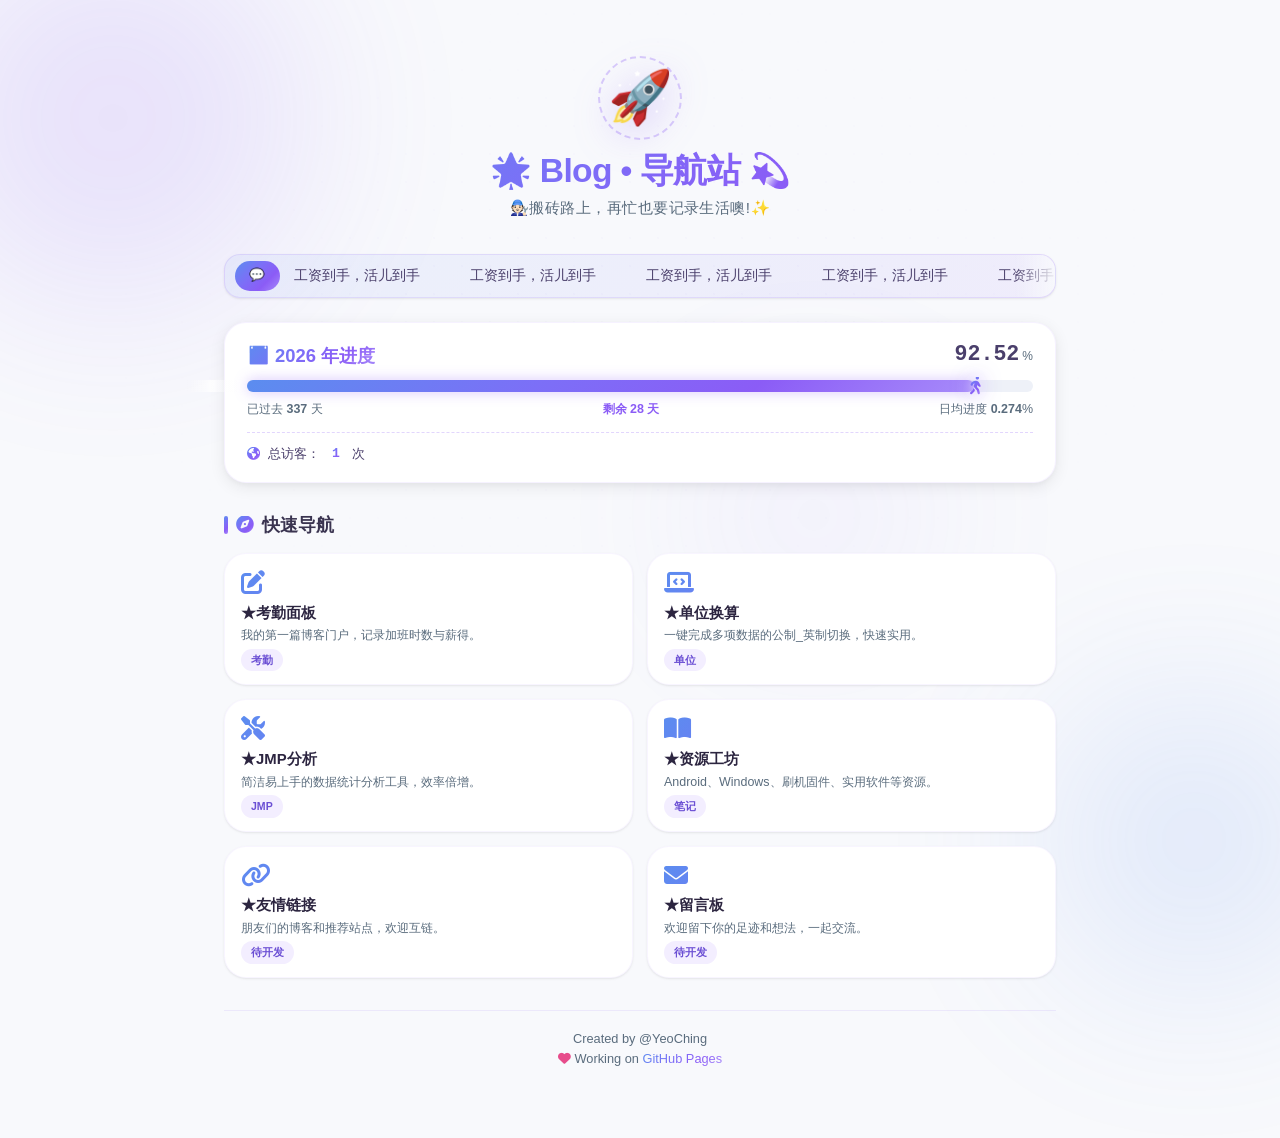
<file: index.html>
<!DOCTYPE html>
<html lang="zh-CN">
<head>
    <meta charset="UTF-8">
    <meta name="viewport" content="width=device-width, initial-scale=1.0, user-scalable=yes">
    <title>博客 · 导航站</title>
    <link rel="stylesheet" href="https://cdnjs.cloudflare.com/ajax/libs/font-awesome/6.5.1/css/all.min.css">

    <style>
        :root {
            --bg: #f8f9fc;
            --card-bg: #ffffff;
            --text: #2c3e50;
            --text-secondary: #5a6c7d;
            --blue: #5b8def;
            --purple: #8b5cf6;
            --blue-light: #e8f0fe;
            --purple-light: #f3eeff;
            --gradient: linear-gradient(135deg, #5b8def 0%, #7c6ff7 40%, #8b5cf6 70%, #a78bfa 100%);
            --gradient-h: linear-gradient(135deg, #4a7de0 0%, #6b5ef0 40%, #7b4de8 70%, #9370e8 100%);
            --gradient-subtle: linear-gradient(135deg, rgba(91, 141, 239, 0.08) 0%, rgba(139, 92, 246, 0.08) 100%);
            --shadow-sm: 0 1px 3px rgba(0, 0, 0, 0.06), 0 1px 2px rgba(0, 0, 0, 0.04);
            --shadow-md: 0 4px 16px rgba(0, 0, 0, 0.08), 0 2px 6px rgba(0, 0, 0, 0.04);
            --shadow-lg: 0 12px 32px rgba(0, 0, 0, 0.10), 0 4px 12px rgba(0, 0, 0, 0.05);
            --shadow-glow: 0 0 30px rgba(139, 92, 246, 0.25), 0 0 60px rgba(91, 141, 239, 0.12);
            --radius-sm: 10px;
            --radius: 16px;
            --radius-lg: 22px;
            --transition: 0.3s cubic-bezier(0.4, 0, 0.2, 1);
            --font-mono: 'SF Mono', 'Cascadia Code', 'Consolas', 'Monaco', 'Menlo', monospace;
        }

        * {
            margin: 0;
            padding: 0;
            box-sizing: border-box;
        }

        body {
            font-family: 'Inter', 'PingFang SC', 'Microsoft YaHei', 'Noto Sans SC', -apple-system, sans-serif;
            background: var(--bg);
            color: var(--text);
            line-height: 1.6;
            min-height: 100vh;
            overflow-x: hidden;
            position: relative;
            -webkit-font-smoothing: antialiased;
        }

        .bg-grid {
            position: fixed;
            top: 0;
            left: 0;
            width: 100%;
            height: 100%;
            pointer-events: none;
            z-index: 0;
            opacity: 0.35;
            background-image: radial-gradient(circle, rgba(139, 92, 246, 0.06) 1px, transparent 1px);
            background-size: 28px 28px;
            mask-image: radial-gradient(ellipse 65% 55% at 50% 35%, black 30%, transparent 70%);
            -webkit-mask-image: radial-gradient(ellipse 65% 55% at 50% 35%, black 30%, transparent 70%);
        }
        .bg-orb {
            position: fixed;
            border-radius: 50%;
            pointer-events: none;
            z-index: 0;
            filter: blur(90px);
            opacity: 0.14;
            animation: orbFloat 14s ease-in-out infinite;
        }
        .bg-orb.orb-1 {
            width: 380px;
            height: 380px;
            background: #8b5cf6;
            top: -8%;
            left: -6%;
            animation-delay: 0s;
            animation-duration: 16s;
        }
        .bg-orb.orb-2 {
            width: 300px;
            height: 300px;
            background: #5b8def;
            bottom: -10%;
            right: -5%;
            animation-delay: -5s;
            animation-duration: 18s;
        }
        .bg-orb.orb-3 {
            width: 220px;
            height: 220px;
            background: #a78bfa;
            top: 45%;
            left: 55%;
            animation-delay: -9s;
            animation-duration: 13s;
            opacity: 0.09;
        }
        @keyframes orbFloat {
            0%,
            100% {
                transform: translate(0, 0) scale(1);
            }
            25% {
                transform: translate(40px, -30px) scale(1.12);
            }
            50% {
                transform: translate(-20px, 25px) scale(0.92);
            }
            75% {
                transform: translate(-35px, -15px) scale(1.08);
            }
        }
        .floating-dots {
            position: fixed;
            top: 0;
            left: 0;
            width: 100%;
            height: 100%;
            pointer-events: none;
            z-index: 0;
        }
        .floating-dots .dot {
            position: absolute;
            border-radius: 50%;
            background: var(--purple);
            animation: dotDrift 20s linear infinite;
            opacity: 0;
        }
        .dot:nth-child(1) {
            width: 5px;
            height: 5px;
            left: 10%;
            top: 20%;
            animation-delay: 0s;
            animation-duration: 22s;
            background: #8b5cf6;
        }
        .dot:nth-child(2) {
            width: 3px;
            height: 3px;
            left: 25%;
            top: 60%;
            animation-delay: -5s;
            animation-duration: 19s;
            background: #5b8def;
        }
        .dot:nth-child(3) {
            width: 4px;
            height: 4px;
            left: 55%;
            top: 15%;
            animation-delay: -10s;
            animation-duration: 24s;
            background: #7c6ff7;
        }
        .dot:nth-child(4) {
            width: 6px;
            height: 6px;
            left: 70%;
            top: 70%;
            animation-delay: -3s;
            animation-duration: 21s;
            background: #a78bfa;
        }
        .dot:nth-child(5) {
            width: 3px;
            height: 3px;
            left: 40%;
            top: 35%;
            animation-delay: -14s;
            animation-duration: 26s;
            background: #5b8def;
        }
        .dot:nth-child(6) {
            width: 4px;
            height: 4px;
            left: 85%;
            top: 40%;
            animation-delay: -8s;
            animation-duration: 18s;
            background: #8b5cf6;
        }
        @keyframes dotDrift {
            0% {
                transform: translate(0, 0) scale(0);
                opacity: 0;
            }
            5% {
                opacity: 0.8;
                transform: translate(15px, -30px) scale(1);
            }
            15% {
                opacity: 1;
                transform: translate(50px, -80px) scale(1.4);
            }
            30% {
                opacity: 0.5;
                transform: translate(120px, -50px) scale(0.7);
            }
            50% {
                opacity: 0.15;
                transform: translate(80px, 30px) scale(0.3);
            }
            70% {
                opacity: 0;
                transform: translate(-30px, 60px) scale(0);
            }
            100% {
                transform: translate(0, 0) scale(0);
                opacity: 0;
            }
        }

        .main-container {
            position: relative;
            z-index: 1;
            max-width: 880px;
            margin: 0 auto;
            padding: 20px 24px 50px;
        }

        .header {
            text-align: center;
            padding: 36px 20px 20px;
            position: relative;
        }
        .logo-wrap {
            display: inline-block;
            position: relative;
            margin-bottom: 12px;
            cursor: pointer;
        }
        .logo-emoji {
            font-size: 52px;
            display: block;
            animation: logoBounce 3s ease-in-out infinite;
            filter: drop-shadow(0 8px 20px rgba(139, 92, 246, 0.3));
            user-select: none;
            transition: transform 0.1s ease;
        }
        .logo-emoji:active {
            transform: scale(0.96);
        }
        @keyframes logoBounce {
            0%,
            100% {
                transform: translateY(0);
            }
            30% {
                transform: translateY(-14px);
            }
            50% {
                transform: translateY(0);
            }
            70% {
                transform: translateY(-7px);
            }
            85% {
                transform: translateY(0);
            }
        }
        .logo-ring {
            position: absolute;
            top: 50%;
            left: 50%;
            transform: translate(-50%, -50%);
            width: 84px;
            height: 84px;
            border-radius: 50%;
            border: 2px dashed rgba(139, 92, 246, 0.3);
            animation: ringSpin 20s linear infinite;
            pointer-events: none;
        }
        @keyframes ringSpin {
            to {
                transform: translate(-50%, -50%) rotate(360deg);
            }
        }
        .site-title {
            font-size: 2.1rem;
            font-weight: 800;
            letter-spacing: -0.02em;
            background: var(--gradient);
            -webkit-background-clip: text;
            background-clip: text;
            -webkit-text-fill-color: transparent;
            margin-bottom: 4px;
            line-height: 1.2;
        }
        .site-subtitle {
            font-size: 0.95rem;
            color: var(--text-secondary);
            font-weight: 400;
            letter-spacing: 0.03em;
        }

        .marquee-banner {
            margin: 14px 0 24px;
            background: var(--gradient-subtle);
            border: 1px solid rgba(139, 92, 246, 0.15);
            border-radius: var(--radius);
            overflow: hidden;
            position: relative;
            height: 44px;
            display: flex;
            align-items: center;
            box-shadow: var(--shadow-sm);
        }
        .marquee-label {
            flex-shrink: 0;
            background: var(--gradient);
            color: #fff;
            font-weight: 700;
            font-size: 0.78rem;
            padding: 5px 14px;
            border-radius: 20px;
            margin-left: 10px;
            letter-spacing: 0.04em;
            z-index: 2;
            white-space: nowrap;
        }
        .marquee-track {
            flex: 1;
            overflow: hidden;
            position: relative;
            height: 100%;
            display: flex;
            align-items: center;
            margin-left: 14px;
        }
        .marquee-content {
            display: flex;
            white-space: nowrap;
            animation: marqueeScroll linear infinite;
            will-change: transform;
            font-weight: 500;
            color: #4a3f6b;
            font-size: 0.9rem;
            padding-right: 40px;
        }
        .marquee-content span {
            display: inline-block;
            padding-right: 50px;
        }
        @keyframes marqueeScroll {
            0% {
                transform: translateX(0);
            }
            100% {
                transform: translateX(-50%);
            }
        }
        .marquee-track::after {
            content: '';
            position: absolute;
            right: 0;
            top: 0;
            height: 100%;
            width: 40px;
            background: linear-gradient(to right, transparent, rgba(248, 249, 252, 0.9));
            pointer-events: none;
            z-index: 1;
        }

        /* 进度卡片 - 紧凑版 (百分比已放置右上角) */
        .progress-section {
            background: var(--card-bg);
            border-radius: var(--radius-lg);
            padding: 18px 22px;
            margin-bottom: 28px;
            box-shadow: var(--shadow-md);
            border: 1px solid rgba(139, 92, 246, 0.08);
            transition: var(--transition);
        }
        .progress-section:hover {
            box-shadow: var(--shadow-lg), var(--shadow-glow);
            border-color: rgba(139, 92, 246, 0.2);
        }
        .progress-header {
            display: flex;
            justify-content: space-between;
            align-items: center;
            margin-bottom: 10px;
            flex-wrap: wrap;
            gap: 8px;
        }
        .progress-year {
            font-weight: 800;
            font-size: 1.15rem;
            background: var(--gradient);
            -webkit-background-clip: text;
            background-clip: text;
            -webkit-text-fill-color: transparent;
        }
        .progress-stats {
            display: flex;
            align-items: baseline;
            gap: 3px;
            flex-shrink: 0;
        }
        .progress-percent {
            font-family: var(--font-mono);
            font-size: 1.35rem;
            font-weight: 700;
            color: #4a3f6b;
            line-height: 1;
        }
        .progress-percent-sub {
            font-size: 0.75rem;
            color: var(--text-secondary);
            font-weight: 500;
        }
        .progress-bar-outer {
            width: 100%;
            height: 12px;
            background: #eef1f8;
            border-radius: 20px;
            overflow: visible;
            position: relative;
        }
        .progress-bar-inner {
            height: 100%;
            background: var(--gradient);
            border-radius: 20px;
            width: 0%;
            transition: width 1.2s cubic-bezier(0.25, 0.8, 0.25, 1.2);
            box-shadow: 0 0 14px rgba(139, 92, 246, 0.35);
            position: relative;
            overflow: visible;
        }
        .progress-bar-inner::after {
            content: '';
            position: absolute;
            top: 0;
            left: -60px;
            width: 50px;
            height: 100%;
            background: linear-gradient(90deg, transparent 0%, rgba(255, 255, 255, 0.55) 40%, rgba(255, 255, 255, 0.8) 50%, rgba(255, 255, 255, 0.55) 60%, transparent 100%);
            animation: shimmer 2.4s ease-in-out infinite;
        }
        @keyframes shimmer {
            0% {
                left: -60px;
            }
            100% {
                left: calc(100% + 20px);
            }
        }
        /* 进度条末端人形图标 (增强可见性) */
        .progress-person {
            position: absolute;
            right: -1px;
            top: 50%;
            transform: translate(50%, -50%);
            font-size: 18px;
            z-index: 3;
            pointer-events: none;
            background: var(--gradient);
            -webkit-background-clip: text;
            background-clip: text;
            -webkit-text-fill-color: transparent;
            filter: drop-shadow(0 0 10px rgba(139, 92, 246, 0.9)) drop-shadow(0 0 4px rgba(255, 255, 255, 0.85));
            line-height: 1;
            transition: inherit;
        }
        .progress-info {
            margin-top: 8px;
            display: flex;
            justify-content: space-between;
            font-size: 0.78rem;
            color: var(--text-secondary);
            flex-wrap: wrap;
            gap: 6px;
        }
        .days-remaining {
            color: #8b5cf6;
            font-weight: 600;
        }

        .global-visits {
            margin-top: 12px;
            padding-top: 10px;
            border-top: 1px dashed rgba(139, 92, 246, 0.25);
            display: flex;
            align-items: center;
            gap: 8px;
            font-size: 0.82rem;
            color: #4a3f6b;
            font-weight: 500;
        }
        .global-visits i {
            background: var(--gradient);
            -webkit-background-clip: text;
            background-clip: text;
            -webkit-text-fill-color: transparent;
        }

        .visits-number {
            font-family: var(--font-mono);
            font-weight: 700;
            background: var(--gradient);
            -webkit-background-clip: text;
            background-clip: text;
            -webkit-text-fill-color: transparent;
            margin: 0 4px;
        }

        .section-title {
            font-weight: 700;
            font-size: 1.1rem;
            margin-bottom: 14px;
            color: #3a3450;
            display: flex;
            align-items: center;
            gap: 8px;
        }
        .section-title::before {
            content: '';
            width: 4px;
            height: 18px;
            background: var(--gradient);
            border-radius: 4px;
        }
        .section-title i {
            background: var(--gradient);
            -webkit-background-clip: text;
            background-clip: text;
            -webkit-text-fill-color: transparent;
        }

        /* 快速导航卡片网格 */
        .cards-grid {
            display: grid;
            grid-template-columns: repeat(2, 1fr);
            gap: 14px;
            margin-bottom: 32px;
        }
        /* 卡片：增大圆角，去除固定宽高比，描述自适应 */
        .link-card {
            display: flex;
            flex-direction: column;
            background: var(--card-bg);
            border-radius: var(--radius-lg);
            padding: 15px 16px 13px;
            text-decoration: none;
            color: var(--text);
            box-shadow: var(--shadow-sm);
            border: 1px solid rgba(139, 92, 246, 0.06);
            transition: var(--transition);
            position: relative;
            overflow: hidden;
            cursor: pointer;
            min-height: 132px;
            user-select: none;
            -webkit-user-select: none;
        }
        .link-card::before {
            content: '';
            position: absolute;
            top: 0;
            left: 0;
            right: 0;
            height: 3px;
            background: var(--gradient);
            opacity: 0;
            transition: opacity 0.35s ease;
            border-radius: 0 0 3px 3px;
        }
        .link-card:hover::before {
            opacity: 1;
        }
        .link-card:hover {
            transform: translateY(-4px);
            box-shadow: var(--shadow-lg), 0 0 25px rgba(139, 92, 246, 0.12);
            border-color: rgba(139, 92, 246, 0.25);
            text-decoration: none;
        }
        .link-card:active {
            transform: scale(0.98);
        }
        .card-icon {
            font-size: 1.5rem;
            margin-bottom: 6px;
            display: inline-block;
            transition: transform 0.3s ease;
            background: var(--gradient);
            -webkit-background-clip: text;
            background-clip: text;
            -webkit-text-fill-color: transparent;
            flex-shrink: 0;
            line-height: 1.2;
        }
        .link-card:hover .card-icon {
            transform: scale(1.08);
        }
        .card-title {
            font-weight: 700;
            font-size: 0.93rem;
            margin-bottom: 3px;
            color: #2c2540;
            padding-right: 26px;
            flex-shrink: 0;
            line-height: 1.3;
        }
        .card-desc {
            font-size: 0.78rem;
            color: var(--text-secondary);
            line-height: 1.45;
            margin-bottom: 4px;
            padding-right: 4px;
            display: -webkit-box;
            -webkit-line-clamp: 3;
            -webkit-box-orient: vertical;
            overflow: hidden;
            text-overflow: ellipsis;
            word-break: break-word;
        }
        .card-tag {
            display: inline-block;
            font-size: 0.66rem;
            font-weight: 600;
            padding: 3px 10px;
            border-radius: 20px;
            margin-top: auto;
            background: var(--purple-light);
            color: #6b4fd4;
            flex-shrink: 0;
            align-self: flex-start;
        }
        .card-arrow {
            position: absolute;
            top: 10px;
            right: 10px;
            font-size: 1rem;
            opacity: 0;
            transform: translateX(-6px);
            transition: var(--transition);
            background: var(--gradient);
            -webkit-background-clip: text;
            background-clip: text;
            -webkit-text-fill-color: transparent;
            pointer-events: none;
            font-weight: 700;
        }
        .link-card:hover .card-arrow {
            opacity: 1;
            transform: translateX(0);
        }

        /* 拖拽相关样式 (调试模式) */
        .link-card.dragging {
            opacity: 0.45;
            transform: scale(0.96);
            box-shadow: var(--shadow-sm);
            border-style: dashed;
            border-color: rgba(139, 92, 246, 0.4);
            cursor: grabbing;
            transition: none;
        }
        .link-card.drag-over {
            border-color: rgba(139, 92, 246, 0.5) !important;
            box-shadow: 0 0 0 3px rgba(139, 92, 246, 0.2), var(--shadow-md) !important;
            background: #fdfbff;
            transform: scale(1.02);
            transition: 0.15s ease;
            z-index: 5;
        }
        .link-card.draggable-card {
            cursor: grab;
        }
        .link-card.draggable-card:active {
            cursor: grabbing;
        }

        /* 编辑按钮 */
        .card-edit-btn {
            position: absolute;
            bottom: 10px;
            right: 10px;
            background: rgba(255, 255, 255, 0.95);
            border-radius: 30px;
            width: 30px;
            height: 30px;
            display: flex;
            align-items: center;
            justify-content: center;
            box-shadow: 0 2px 8px rgba(0, 0, 0, 0.13);
            color: #8b5cf6;
            font-size: 0.9rem;
            cursor: pointer;
            transition: 0.2s ease;
            z-index: 10;
            border: 1px solid rgba(139, 92, 246, 0.3);
            backdrop-filter: blur(2px);
        }
        .card-edit-btn:hover {
            background: #8b5cf6;
            color: white;
            transform: scale(1.1);
            box-shadow: 0 4px 14px rgba(139, 92, 246, 0.45);
        }
        .debug-badge {
            position: fixed;
            bottom: 20px;
            left: 20px;
            background: rgba(139, 92, 246, 0.88);
            backdrop-filter: blur(8px);
            color: white;
            padding: 7px 16px;
            border-radius: 40px;
            font-size: 0.73rem;
            font-weight: 600;
            z-index: 99;
            pointer-events: none;
            font-family: var(--font-mono);
            box-shadow: 0 4px 16px rgba(0, 0, 0, 0.22);
            letter-spacing: 0.02em;
        }
        .add-link-hint {
            background: var(--gradient-subtle);
            border: 2px dashed rgba(139, 92, 246, 0.25);
            border-radius: var(--radius);
            padding: 20px 18px;
            text-align: center;
            color: var(--text-secondary);
            display: flex;
            flex-direction: column;
            align-items: center;
            gap: 8px;
            grid-column: 1 / -1;
        }
        .footer {
            text-align: center;
            padding: 18px;
            color: var(--text-secondary);
            font-size: 0.8rem;
            border-top: 1px solid rgba(139, 92, 246, 0.1);
            margin-top: 8px;
        }
        .footer .heart {
            color: #e74c8b;
            display: inline-block;
            animation: heartBeat 1.5s ease-in-out infinite;
        }
        @keyframes heartBeat {
            0%,
            100% {
                transform: scale(1);
            }
            15% {
                transform: scale(1.25);
            }
            30% {
                transform: scale(1);
            }
            45% {
                transform: scale(1.18);
            }
            60% {
                transform: scale(1);
            }
        }
        .footer a {
            background: var(--gradient);
            -webkit-background-clip: text;
            background-clip: text;
            -webkit-text-fill-color: transparent;
            text-decoration: none;
            font-weight: 500;
        }
        .footer a:hover {
            opacity: 0.8;
            text-decoration: underline;
            text-decoration-color: #8b5cf6;
        }

        /* 模态框 */
        .edit-modal-overlay {
            position: fixed;
            top: 0;
            left: 0;
            width: 100%;
            height: 100%;
            background: rgba(0, 0, 0, 0.6);
            backdrop-filter: blur(5px);
            z-index: 1000;
            display: flex;
            align-items: center;
            justify-content: center;
            visibility: hidden;
            opacity: 0;
            transition: 0.22s;
        }
        .edit-modal-overlay.active {
            visibility: visible;
            opacity: 1;
        }
        .edit-modal {
            background: white;
            width: 90%;
            max-width: 420px;
            border-radius: 28px;
            padding: 26px 22px;
            box-shadow: 0 30px 50px rgba(0, 0, 0, 0.3);
            text-align: left;
        }
        .edit-modal h3 {
            font-size: 1.5rem;
            margin-bottom: 14px;
            background: var(--gradient);
            -webkit-background-clip: text;
            background-clip: text;
            -webkit-text-fill-color: transparent;
        }
        .edit-modal input,
        .edit-modal textarea {
            width: 100%;
            padding: 11px 13px;
            margin: 7px 0 14px;
            border: 1.5px solid #e2e8f0;
            border-radius: 18px;
            font-family: inherit;
            font-size: 0.88rem;
            transition: 0.2s;
            resize: vertical;
        }
        .edit-modal input:focus,
        .edit-modal textarea:focus {
            outline: none;
            border-color: #8b5cf6;
            box-shadow: 0 0 0 3px rgba(139, 92, 246, 0.2);
        }
        .edit-modal-buttons {
            display: flex;
            gap: 12px;
            justify-content: flex-end;
            margin-top: 10px;
        }
        .edit-modal-buttons button {
            padding: 8px 20px;
            border-radius: 40px;
            border: none;
            font-weight: 600;
            background: #eef2ff;
            cursor: pointer;
            transition: 0.2s;
            font-size: 0.88rem;
        }
        .edit-modal-buttons button.save-btn {
            background: var(--gradient);
            color: white;
            box-shadow: 0 2px 8px rgba(139, 92, 246, 0.3);
        }
        .edit-modal-buttons button.save-btn:hover {
            transform: scale(0.96);
            opacity: 0.9;
        }

        @media (max-width: 640px) {
            .main-container {
                padding: 10px 12px 32px;
            }
            .cards-grid {
                gap: 10px;
            }
            .link-card {
                min-height: 120px;
                padding: 12px 13px 10px;
                border-radius: var(--radius);
            }
            .card-title {
                font-size: 0.85rem;
                padding-right: 22px;
            }
            .card-desc {
                font-size: 0.73rem;
                -webkit-line-clamp: 2;
            }
            .card-edit-btn {
                width: 26px;
                height: 26px;
                bottom: 8px;
                right: 8px;
                font-size: 0.8rem;
            }
            .card-arrow {
                top: 8px;
                right: 8px;
                font-size: 0.9rem;
            }
            .card-icon {
                font-size: 1.35rem;
            }
            .progress-section {
                padding: 14px 16px;
                border-radius: var(--radius);
            }
            .progress-percent {
                font-size: 1.2rem;
            }
            .progress-year {
                font-size: 1rem;
            }
            .progress-person {
                font-size: 16px;
            }
            .header {
                padding: 28px 14px 16px;
            }
            .site-title {
                font-size: 1.7rem;
            }
            .marquee-banner {
                height: 40px;
                border-radius: var(--radius-sm);
            }
            .marquee-label {
                font-size: 0.7rem;
                padding: 4px 10px;
                margin-left: 6px;
            }
            .marquee-content {
                font-size: 0.8rem;
            }
        }
        @media (max-width: 380px) {
            .progress-header {
                flex-direction: row;
                flex-wrap: wrap;
            }
            .cards-grid {
                gap: 8px;
            }
            .link-card {
                min-height: 110px;
                padding: 10px 11px 8px;
            }
            .card-desc {
                -webkit-line-clamp: 2;
                font-size: 0.7rem;
            }
            .card-title {
                font-size: 0.8rem;
            }
            .card-tag {
                font-size: 0.6rem;
                padding: 2px 8px;
            }
        }
        .link-card:focus-visible {
            outline: 3px solid rgba(139, 92, 246, 0.5);
            outline-offset: 3px;
        }
    </style>
</head>
<body>
    <div class="bg-grid"></div>
    <div class="bg-orb orb-1"></div>
    <div class="bg-orb orb-2"></div>
    <div class="bg-orb orb-3"></div>
    <div class="floating-dots"><span class="dot"></span><span class="dot"></span><span class="dot"></span><span class="dot"></span><span class="dot"></span><span class="dot"></span></div>

    <div class="main-container">
        <header class="header">
            <div class="logo-wrap" id="rocketTrigger">
                <span class="logo-emoji" title="打工人小火箭 · 连点7次开启调试模式">🚀</span>
                <div class="logo-ring"></div>
            </div>
            <h1 class="site-title">🌟 Blog • 导航站 💫</h1>
            <p class="site-subtitle">🧑🏻‍🔧搬砖路上，再忙也要记录生活噢!✨</p>
        </header>

        <div class="marquee-banner">
            <span class="marquee-label">💬</span>
            <div class="marquee-track"><div class="marquee-content" id="marqueeContent"></div></div>
        </div>

        <section class="progress-section">
            <div class="progress-header">
                <span class="progress-year">📅 2026 年进度</span>
                <div class="progress-stats">
                    <span class="progress-percent" id="progressPercent">--</span>
                    <span class="progress-percent-sub">%</span>
                </div>
            </div>
            <div class="progress-bar-outer">
                <div class="progress-bar-inner" id="progressBarInner">
                    <span class="progress-person"><i class="fa-solid fa-person-walking"></i></span>
                </div>
            </div>
            <div class="progress-info">
                <span>已过去 <strong id="daysElapsed">--</strong> 天</span>
                <span class="days-remaining">剩余 <strong id="daysRemaining">--</strong> 天</span>
                <span>日均进度 <strong id="dailyAvg">--</strong>%</span>
            </div>
            <div class="global-visits">
                <i class="fa-solid fa-earth-americas"></i>
                <span>总访客：</span>
                <span class="visits-number" id="globalVisitsCount">---</span>
                <span>次</span>
            </div>
        </section>

        <section>
            <h2 class="section-title"><i class="fa-solid fa-compass"></i> 快速导航</h2>
            <div class="cards-grid" id="cardsGrid"></div>
        </section>

        <footer class="footer">
            <p>Created by @YeoChing <br><span class="heart"><i class="fa-solid fa-heart"></i></span> Working on <a href="https://pages.github.com" target="_blank" rel="noopener">GitHub Pages</a></p>
        </footer>
    </div>

    <div id="editModal" class="edit-modal-overlay">
        <div class="edit-modal">
            <h3>✏️ 编辑卡片</h3>
            <label>标题</label>
            <input id="editTitle" placeholder="卡片标题">
            <label>描述</label>
            <textarea id="editDesc" rows="2" placeholder="简短描述"></textarea>
            <label>链接地址 (URL)</label>
            <input id="editUrl" placeholder="例如: /page.html 或 https://...">
            <div class="edit-modal-buttons">
                <button id="cancelEditBtn">取消</button>
                <button id="confirmEditBtn" class="save-btn">保存修改</button>
            </div>
        </div>
    </div>

    <script>
        (function() {
            const DEFAULT_LINKS = [
                { title: '★考勤面板', url: 'Over_Time.html', desc: '我的第一篇博客门户，记录加班时数与薪得。', icon: 'fa-solid fa-pen-to-square',
                    tag: '考勤' },
                { title: '★单位换算', url: 'Unit_Trans.html', desc: '一键完成多项数据的公制_英制切换，快速实用。', icon: 'fa-solid fa-laptop-code',
                    tag: '单位' },
                { title: '★JMP分析', url: 'JMP_Pro.html', desc: '简洁易上手的数据统计分析工具，效率倍增。', icon: 'fa-solid fa-screwdriver-wrench',
                    tag: 'JMP' },
                { title: '★资源工坊', url: 'Resource_Shop.html', desc: 'Android、Windows、刷机固件、实用软件等资源。', icon: 'fa-solid fa-book-open',
                tag: '笔记' },
                { title: '★友情链接', url: 'friends.html', desc: '朋友们的博客和推荐站点，欢迎互链。', icon: 'fa-solid fa-link', tag: '待开发' },
                { title: '★留言板', url: 'guestbook.html', desc: '欢迎留下你的足迹和想法，一起交流。', icon: 'fa-solid fa-envelope',
                tag: '待开发' }
            ];

            let linksData = [];
            let debugMode = false;
            let clickCount = 0;
            let clickTimer = null;
            let dragSourceIndex = null;

            const rocket = document.getElementById('rocketTrigger');
            const cardsGrid = document.getElementById('cardsGrid');
            let debugBadge = null;

            const slogans = [
    '今天睡地板，明天当老板。', '拼一次，富三代，拼命才能不失败！💨', '想成功，先发疯，不顾一切向钱冲！🏃',
    '今日搬砖不狠，明天地位不稳 💪', '代码敲得响，工资涨得慢 — 那也得敲！',
    '白天写Bug，晚上修Bug，第二天继续写Bug 🔄', '摸鱼是一种生活态度 🐟 但别被老板发现！',
    '只要我敲得够快，Bug就追不上我 ⚡', '打工人，打工魂，打工都是人上人 ✨', '生命不息，搬砖不止 🧱',
    '需求改了一百遍，我待需求如初恋 💔', '今天也是元气满满的打工人！☀️（骗自己的）', '咖啡续命，代码续梦 ☕',
    '我不是在写代码，我是在创造世界 🌍', 'Deadline是第一生产力 ⏰', '键盘敲烂，工资过万 💰（希望如此）',
    'Git commit -m "又是打工的一天"', '世界上本没有Bug，写的人多了就有了 🐛',
    '卷不动了，开摆！🛋️ …算了还是再卷一会儿', 'Ctrl+C、Ctrl+V 高级工程师 📋',
    '我和成功之间，只差一个不报错的项目 🎯', '周一到周五：生存；周末：生活 🌈', '熬夜写代码的人，运气不会太差 🌙',
    '老板画的饼，我一口都吃不下 🥞', '需求评审一时爽，代码重构火葬场 🔥', '今天你debug了吗？🐞',
    '今天也是努力搬砖的一天！','加班使我快乐，薪资让我心安。','打工路上，无问东西。','科技让生活更美好，钱包也更鼓。',
    '向钱看，向厚赚！','平凡岗位，闪耀青春。','努力从未被辜负，加班也得有度。','代码敲不完，薪水继续涨。',
    '工资不够，时间来凑。','打工人的世界，只有干与更干！','今天搬砖不狠，明天地位不稳！','上班精神差，来杯咖啡吧 ☕',
    '打工是为了早日退休！','摸鱼一时爽，一直摸鱼一直爽','别跟我谈理想，我的理想是不上班','只要班上得够快，寂寞就追不上我',
    '明天还得来...算了不想了','工资到手，活儿到手','不是在打工，就是在去打工的路上！','卷不过就躺，躺不住就卷！',
    '打工人，打工魂，打工都是人上人！','今天又是元气满满的一天！（骗人的）','宇宙的尽头是铁岭，人生的尽头是上班……',
    '生活不止眼前的苟且，还有读不完的文档。','别人上班是赚钱，我上班是赚气！','周一到周五，痛苦面具戴起来。','周六周日，元气恢复中...',
    '周五下午的我，已经在另一个世界了。','老板画饼我吃饼，大家都是饼中人。','工位是我的牢房，电脑是我的镣铐。',
    '下班不积极，思想有问题。','今天的工作已经做完了吗？没有。但我饿了！','打工可能会少活十年，不打工你连命都不想要。',
    '世界上最远的距离是周一到周五。','我爱工作，工作使我快乐（假的）…',   // ← 这里加上了逗号
    '代码和人，有一个能跑就行 🏃', '打工人终将崛起！🚀'
];

            function getRandomSlogan() {
                const last = localStorage.getItem('blog_last_slogan_idx');
                let idx = Math.floor(Math.random() * slogans.length);
                if (slogans.length > 1 && idx == last) idx = (idx + 1) % slogans.length;
                localStorage.setItem('blog_last_slogan_idx', idx);
                return slogans[idx];
            }

            function renderMarquee() {
                const slogan = getRandomSlogan();
                const repeat = 8;
                const spans = Array(repeat).fill(`<span>${slogan}</span>`).join('');
                document.getElementById('marqueeContent').innerHTML = spans;
                const speed = slogan.length * 1.8 + 15;
                document.getElementById('marqueeContent').style.animationDuration = speed + 's';
            }

            function updateProgress() {
                const now = new Date();
                const year = now.getFullYear();
                const start = new Date(year, 0, 1);
                const end = new Date(year + 1, 0, 1);
                const total = end - start;
                const elapsed = now - start;
                let percent = (elapsed / total) * 100;
                percent = Math.min(100, percent);
                const isLeap = (year % 4 === 0 && year % 100 !== 0) || (year % 400 === 0);
                const totalDays = isLeap ? 366 : 365;
                const day = Math.floor(elapsed / 86400000);
                const remain = totalDays - day;
                const daily = (100 / totalDays).toFixed(3);
                document.getElementById('progressPercent').innerText = percent.toFixed(2);
                document.getElementById('daysElapsed').innerText = day;
                document.getElementById('daysRemaining').innerText = remain;
                document.getElementById('dailyAvg').innerText = daily;
                const inner = document.getElementById('progressBarInner');
                setTimeout(() => { inner.style.width = percent + '%'; }, 100);
            }

            function updateLocalVisitCount() {
                let visits = localStorage.getItem('local_total_visits');
                let count = visits ? parseInt(visits, 10) : 0;
                count += 1;
                localStorage.setItem('local_total_visits', count);
                document.getElementById('globalVisitsCount').innerText = count.toLocaleString();
            }

            function persistLinks() {
                localStorage.setItem('saved_links_data', JSON.stringify(linksData));
            }

            function loadLinksData() {
                const stored = localStorage.getItem('saved_links_data');
                if (stored) {
                    linksData = JSON.parse(stored);
                } else {
                    linksData = JSON.parse(JSON.stringify(DEFAULT_LINKS));
                    persistLinks();
                }
            }

            function escapeHtml(str) {
                if (!str) return '';
                return str.replace(/[&<>]/g, function(m) {
                    if (m === '&') return '&amp;';
                    if (m === '<') return '&lt;';
                    if (m === '>') return '&gt;';
                    return m;
                });
            }

            function renderCards() {
                if (!cardsGrid) return;
                if (!linksData.length) {
                    cardsGrid.innerHTML =
                        `<div class="add-link-hint"><span class="hint-icon"><i class="fa-solid fa-clipboard-list"></i></span><span>暂无链接，请在调试模式下添加</span></div>`;
                    return;
                }
                let html = '';
                linksData.forEach((link, idx) => {
                    const icon = link.icon || 'fa-solid fa-file';
                    const tagHtml = link.tag ? `<span class="card-tag">${escapeHtml(link.tag)}</span>` : '';
                    const editBtnHtml = debugMode ?
                        `<span class="card-edit-btn" data-edit-index="${idx}"><i class="fa-solid fa-pencil"></i></span>` :
                        '';
                    const dragClass = debugMode ? ' draggable-card' : '';
                    const dragAttr = debugMode ? ' draggable="true"' : '';
                    html += `
                        <a href="${escapeHtml(link.url)}"
                           class="link-card${dragClass}"
                           target="_self"
                           data-card-index="${idx}"
                           ${dragAttr}>
                            <span class="card-arrow">→</span>
                            <span class="card-icon"><i class="${icon}"></i></span>
                            <div class="card-title">${escapeHtml(link.title)}</div>
                            <div class="card-desc">${escapeHtml(link.desc || '')}</div>
                            ${tagHtml}
                            ${editBtnHtml}
                        </a>`;
                });
                cardsGrid.innerHTML = html;

                if (debugMode) {
                    document.querySelectorAll('.card-edit-btn').forEach(btn => {
                        btn.removeEventListener('click', handleEditClick);
                        btn.addEventListener('click', handleEditClick);
                    });
                    bindDragEvents();
                }
            }

            function bindDragEvents() {
                if (!debugMode) return;
                const cards = cardsGrid.querySelectorAll('.link-card');
                cards.forEach(card => {
                    card.removeEventListener('dragstart', onDragStart);
                    card.removeEventListener('dragend', onDragEnd);
                    card.addEventListener('dragstart', onDragStart);
                    card.addEventListener('dragend', onDragEnd);
                });
                cardsGrid.removeEventListener('dragover', onDragOver);
                cardsGrid.removeEventListener('drop', onDrop);
                cardsGrid.addEventListener('dragover', onDragOver);
                cardsGrid.addEventListener('drop', onDrop);
            }

            function onDragStart(e) {
                if (!debugMode) return;
                const card = e.target.closest('.link-card');
                if (!card) return;
                const idxAttr = card.getAttribute('data-card-index');
                if (idxAttr === null) return;
                dragSourceIndex = parseInt(idxAttr, 10);
                card.classList.add('dragging');
                e.dataTransfer.effectAllowed = 'move';
                e.dataTransfer.setData('text/plain', dragSourceIndex.toString());
                try {
                    const rect = card.getBoundingClientRect();
                    e.dataTransfer.setDragImage(card, rect.width / 2, rect.height / 2);
                } catch (ex) {}
                setTimeout(() => {
                    if (card.classList.contains('dragging')) {
                        card.style.opacity = '0.45';
                    }
                }, 0);
            }

            function onDragEnd(e) {
                if (!debugMode) return;
                const card = e.target.closest('.link-card');
                if (card) {
                    card.classList.remove('dragging');
                    card.style.opacity = '';
                }
                cardsGrid.querySelectorAll('.link-card.drag-over').forEach(c => c.classList.remove('drag-over'));
                dragSourceIndex = null;
            }

            function onDragOver(e) {
                if (!debugMode) return;
                e.preventDefault();
                e.dataTransfer.dropEffect = 'move';
                const card = e.target.closest('.link-card');
                cardsGrid.querySelectorAll('.link-card.drag-over').forEach(c => {
                    if (c !== card) c.classList.remove('drag-over');
                });
                if (card && dragSourceIndex !== null) {
                    const idxAttr = card.getAttribute('data-card-index');
                    if (idxAttr !== null && parseInt(idxAttr, 10) !== dragSourceIndex) {
                        card.classList.add('drag-over');
                    }
                }
            }

            function onDrop(e) {
                if (!debugMode) return;
                e.preventDefault();
                const card = e.target.closest('.link-card');
                cardsGrid.querySelectorAll('.link-card.drag-over').forEach(c => c.classList.remove('drag-over'));
                if (!card || dragSourceIndex === null) {
                    dragSourceIndex = null;
                    return;
                }
                const targetIdxAttr = card.getAttribute('data-card-index');
                if (targetIdxAttr === null) {
                    dragSourceIndex = null;
                    return;
                }
                const targetIndex = parseInt(targetIdxAttr, 10);
                if (targetIndex === dragSourceIndex) {
                    dragSourceIndex = null;
                    return;
                }
                const movedItem = linksData.splice(dragSourceIndex, 1)[0];
                linksData.splice(targetIndex, 0, movedItem);
                persistLinks();
                renderCards();
                dragSourceIndex = null;
                console.log('%c📦 卡片已重新排序', 'color:#8b5cf6; font-weight:bold');
            }

            let currentEditIndex = null;
            const modal = document.getElementById('editModal');
            const editTitle = document.getElementById('editTitle');
            const editDesc = document.getElementById('editDesc');
            const editUrl = document.getElementById('editUrl');

            function openEditModal(index) {
                const link = linksData[index];
                if (!link) return;
                currentEditIndex = index;
                editTitle.value = link.title || '';
                editDesc.value = link.desc || '';
                editUrl.value = link.url || '';
                modal.classList.add('active');
            }

            function closeModal() {
                modal.classList.remove('active');
                currentEditIndex = null;
            }

            function saveEdit() {
                if (currentEditIndex === null) return;
                const newTitle = editTitle.value.trim();
                const newDesc = editDesc.value.trim();
                const newUrl = editUrl.value.trim();
                if (!newTitle) { alert('标题不能为空');
                    return; }
                if (!newUrl) { alert('链接地址不能为空');
                    return; }
                linksData[currentEditIndex].title = newTitle;
                linksData[currentEditIndex].desc = newDesc;
                linksData[currentEditIndex].url = newUrl;
                persistLinks();
                renderCards();
                closeModal();
            }

            function handleEditClick(e) {
                e.stopPropagation();
                e.preventDefault();
                const btn = e.currentTarget;
                const idxAttr = btn.getAttribute('data-edit-index');
                if (idxAttr !== null) openEditModal(parseInt(idxAttr, 10));
            }

            function setDebugMode(enable) {
                debugMode = enable;
                if (debugMode) {
                    if (!debugBadge) {
                        debugBadge = document.createElement('div');
                        debugBadge.className = 'debug-badge';
                        debugBadge.innerHTML = '🔧 调试模式';
                        document.body.appendChild(debugBadge);
                    } else {
                        debugBadge.style.display = 'flex';
                    }
                    console.log('%c✨ 调试模式已开启', 'color:#8b5cf6; font-weight:bold');
                } else {
                    if (debugBadge) debugBadge.style.display = 'none';
                }
                renderCards();
                dragSourceIndex = null;
                cardsGrid.querySelectorAll('.link-card.drag-over').forEach(c => c.classList.remove('drag-over'));
            }

            function onRocketClick() {
                clearTimeout(clickTimer);
                clickCount++;
                clickTimer = setTimeout(() => { clickCount = 0; }, 600);
                if (clickCount >= 7) {
                    clickCount = 0;
                    clearTimeout(clickTimer);
                    const newMode = !debugMode;
                    setDebugMode(newMode);
                    const msg = newMode ?
                        '🚀 调试模式已开启！\n\n✏️ 点击卡片铅笔图标可编辑\n↔️ 拖拽卡片可调整排序' :
                        '🔒 调试模式已关闭';
                    alert(msg);
                }
            }

            document.getElementById('confirmEditBtn').addEventListener('click', saveEdit);
            document.getElementById('cancelEditBtn').addEventListener('click', closeModal);
            modal.addEventListener('click', (e) => { if (e.target === modal) closeModal(); });
            document.addEventListener('keydown', (e) => {
                if (e.key === 'Escape' && modal.classList.contains('active')) {
                    closeModal();
                }
            });

            function init() {
                loadLinksData();
                renderMarquee();
                updateProgress();
                updateLocalVisitCount();
                renderCards();
                setInterval(updateProgress, 60000);
                if (rocket) rocket.addEventListener('click', onRocketClick);
            }

            if (document.readyState === 'loading') document.addEventListener('DOMContentLoaded', init);
            else init();
        })();
    </script>
</body>
</html>
</file>
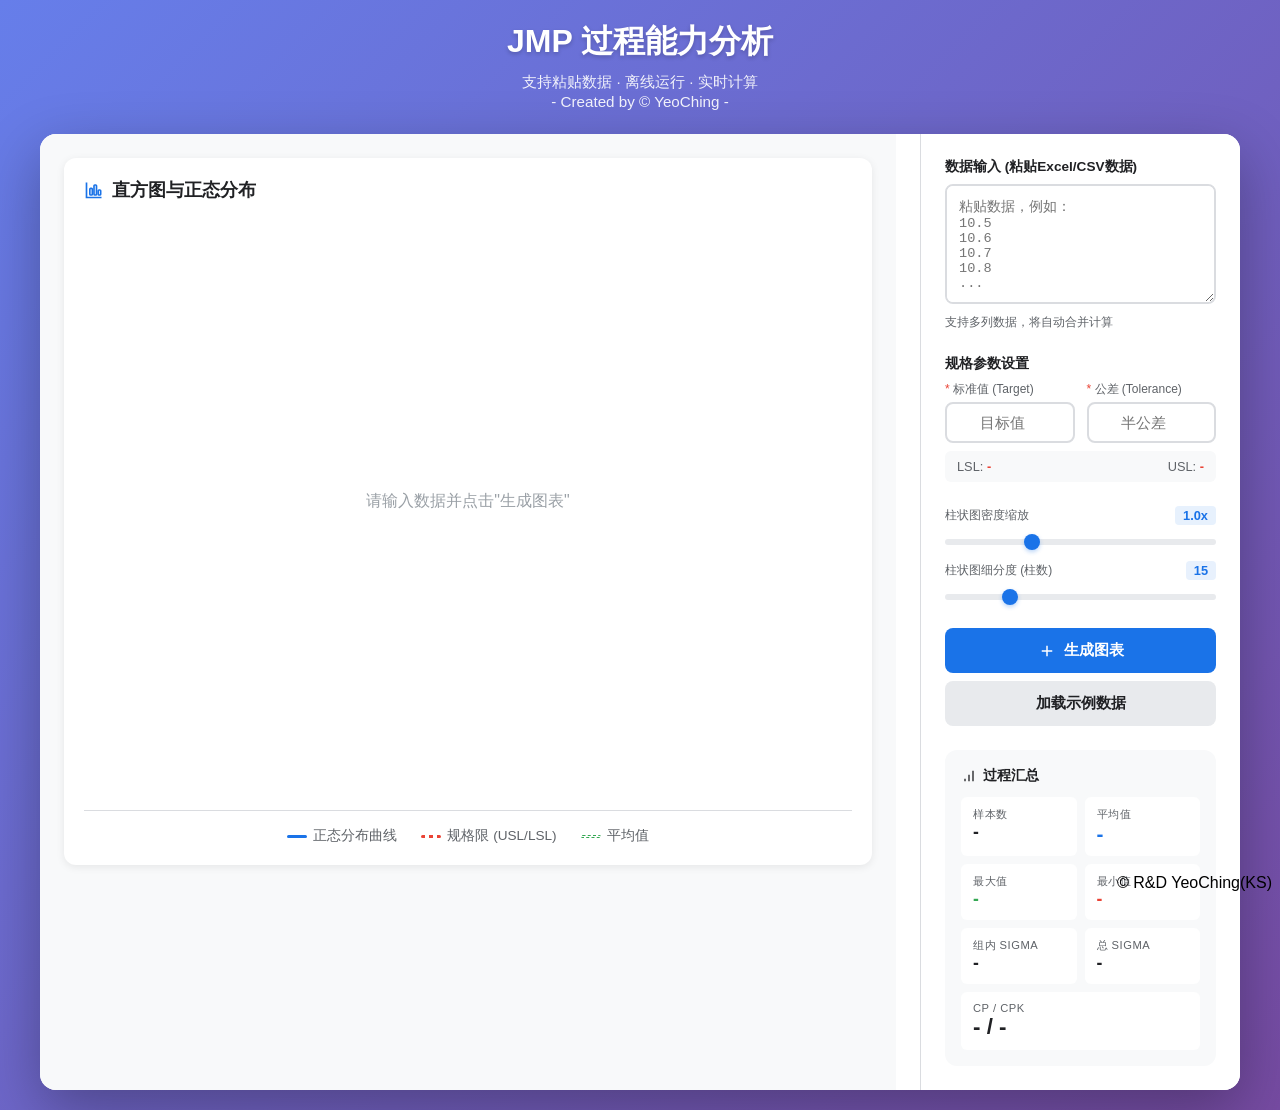
<file: JMP_Pro.html>
<!DOCTYPE html>
<html lang="zh-CN">
<head>
    <meta charset="UTF-8">
    <meta name="viewport" content="width=device-width, initial-scale=1.0">
    <title>JMP 过程能力分析图</title>
    <style>
        :root {
            --primary: #1a73e8;
            --primary-dark: #1557b0;
            --success: #34a853;
            --danger: #ea4335;
            --warning: #fbbc04;
            --bg-light: #f8f9fa;
            --bg-panel: #e8eaed;
            --text-primary: #202124;
            --text-secondary: #5f6368;
            --border: #dadce0;
        }

        * {
            margin: 0;
            padding: 0;
            box-sizing: border-box;
        }

        body {
            font-family: 'Segoe UI', 'PingFang SC', 'Microsoft YaHei', sans-serif;
            background: linear-gradient(135deg, #667eea 0%, #764ba2 100%);
            min-height: 100vh;
            padding: 20px;
        }

        .container {
            max-width: 1200px;
            margin: 0 auto;
        }

        .header {
            text-align: center;
            color: white;
            margin-bottom: 24px;
        }

        .header h1 {
            font-size: 2rem;
            font-weight: 600;
            text-shadow: 0 2px 4px rgba(0,0,0,0.2);
            margin-bottom: 8px;
        }

        .header p {
            opacity: 0.9;
            font-size: 0.95rem;
        }

        .main-panel {
            display: grid;
            grid-template-columns: 1fr 320px;
            gap: 24px;
            background: white;
            border-radius: 16px;
            box-shadow: 0 20px 60px rgba(0,0,0,0.3);
            overflow: hidden;
        }

        .chart-section {
            padding: 24px;
            background: var(--bg-light);
        }

        .chart-container {
            position: relative;
            background: white;
            border-radius: 12px;
            padding: 20px;
            box-shadow: 0 2px 8px rgba(0,0,0,0.08);
        }

        .chart-title {
            font-size: 1.1rem;
            font-weight: 600;
            color: var(--text-primary);
            margin-bottom: 16px;
            display: flex;
            align-items: center;
            gap: 8px;
        }

        .chart-title svg {
            width: 20px;
            height: 20px;
            color: var(--primary);
        }

        .chart-wrapper {
            position: relative;
            width: 100%;
            padding-bottom: 75%;
        }

        #chartCanvas {
            position: absolute;
            top: 0;
            left: 0;
            width: 100%;
            height: 100%;
        }

        .legend {
            display: flex;
            justify-content: center;
            gap: 24px;
            margin-top: 16px;
            padding-top: 16px;
            border-top: 1px solid var(--border);
        }

        .legend-item {
            display: flex;
            align-items: center;
            gap: 6px;
            font-size: 0.85rem;
            color: var(--text-secondary);
        }

        .legend-color {
            width: 20px;
            height: 3px;
            border-radius: 2px;
        }

        .legend-color.sigma { background: var(--primary); }
        .legend-color.lsl { background: var(--danger); }
        .legend-color.target { background: var(--success); border: 1px dashed var(--success); background: transparent; }

        .control-section {
            background: white;
            padding: 24px;
            border-left: 1px solid var(--border);
        }

        .control-group {
            margin-bottom: 24px;
        }

        .control-group:last-child {
            margin-bottom: 0;
        }

        .control-label {
            font-size: 0.85rem;
            font-weight: 600;
            color: var(--text-primary);
            margin-bottom: 8px;
            display: block;
        }

        .data-input {
            width: 100%;
            height: 120px;
            padding: 12px;
            border: 2px solid var(--border);
            border-radius: 8px;
            font-family: 'Consolas', 'Monaco', monospace;
            font-size: 0.85rem;
            resize: vertical;
            transition: border-color 0.2s, box-shadow 0.2s;
        }

        .data-input:focus {
            outline: none;
            border-color: var(--primary);
            box-shadow: 0 0 0 3px rgba(26,115,232,0.15);
        }

        .data-hint {
            font-size: 0.75rem;
            color: var(--text-secondary);
            margin-top: 6px;
        }

        .limits-grid {
            display: grid;
            grid-template-columns: 1fr 1fr;
            gap: 12px;
        }

        .limit-input-group {
            display: flex;
            flex-direction: column;
        }

        .limit-input-group label {
            font-size: 0.75rem;
            color: var(--text-secondary);
            margin-bottom: 4px;
        }

        .limit-input-group label span {
            color: var(--danger);
        }

        .limit-input {
            width: 100%;
            padding: 10px 12px;
            border: 2px solid var(--border);
            border-radius: 8px;
            font-size: 0.95rem;
            text-align: center;
            transition: border-color 0.2s, box-shadow 0.2s;
        }

        .limit-input:focus {
            outline: none;
            border-color: var(--primary);
            box-shadow: 0 0 0 3px rgba(26,115,232,0.15);
        }

        .limit-input.target:focus {
            border-color: var(--success);
            box-shadow: 0 0 0 3px rgba(52,168,83,0.15);
        }

        .limit-input.tolerance:focus {
            border-color: var(--warning);
            box-shadow: 0 0 0 3px rgba(251,188,4,0.15);
        }

        .computed-limits {
            display: flex;
            justify-content: space-between;
            margin-top: 8px;
            padding: 8px 12px;
            background: var(--bg-light);
            border-radius: 6px;
            font-size: 0.8rem;
        }

        .computed-limits span {
            color: var(--text-secondary);
        }

        .computed-limits strong {
            color: var(--danger);
        }

        /* 滑块样式 */
        .slider-control {
            margin-top: 12px;
        }

        .slider-header {
            display: flex;
            justify-content: space-between;
            align-items: center;
            margin-bottom: 6px;
        }

        .slider-header label {
            font-size: 0.75rem;
            color: var(--text-secondary);
        }

        .slider-value {
            font-size: 0.8rem;
            font-weight: 600;
            color: var(--primary);
            background: rgba(26,115,232,0.1);
            padding: 2px 8px;
            border-radius: 4px;
        }

        .slider-control input[type="range"] {
            width: 100%;
            height: 6px;
            border-radius: 3px;
            background: var(--bg-panel);
            outline: none;
            -webkit-appearance: none;
        }

        .slider-control input[type="range"]::-webkit-slider-thumb {
            -webkit-appearance: none;
            width: 16px;
            height: 16px;
            border-radius: 50%;
            background: var(--primary);
            cursor: pointer;
            box-shadow: 0 2px 4px rgba(26,115,232,0.3);
        }

        .slider-control input[type="range"]::-moz-range-thumb {
            width: 16px;
            height: 16px;
            border-radius: 50%;
            background: var(--primary);
            cursor: pointer;
            border: none;
        }

        .btn {
            width: 100%;
            padding: 12px 20px;
            border: none;
            border-radius: 8px;
            font-size: 0.95rem;
            font-weight: 600;
            cursor: pointer;
            transition: all 0.2s;
            display: flex;
            align-items: center;
            justify-content: center;
            gap: 8px;
        }

        .btn-primary {
            background: var(--primary);
            color: white;
        }

        .btn-primary:hover {
            background: var(--primary-dark);
            transform: translateY(-1px);
            box-shadow: 0 4px 12px rgba(26,115,232,0.35);
        }

        .btn-primary:active {
            transform: translateY(0);
        }

        .btn-secondary {
            background: var(--bg-panel);
            color: var(--text-primary);
            margin-top: 8px;
        }

        .btn-secondary:hover {
            background: #d5d8dc;
        }

        .stats-panel {
            background: var(--bg-light);
            border-radius: 12px;
            padding: 16px;
            margin-top: 16px;
        }

        .stats-title {
            font-size: 0.9rem;
            font-weight: 600;
            color: var(--text-primary);
            margin-bottom: 12px;
            display: flex;
            align-items: center;
            gap: 6px;
        }

        .stats-grid {
            display: grid;
            grid-template-columns: 1fr 1fr;
            gap: 8px;
        }

        .stat-item {
            background: white;
            padding: 10px 12px;
            border-radius: 6px;
            display: flex;
            flex-direction: column;
        }

        .stat-item.full {
            grid-column: span 2;
        }

        .stat-label {
            font-size: 0.7rem;
            color: var(--text-secondary);
            text-transform: uppercase;
            letter-spacing: 0.5px;
        }

        .stat-value {
            font-size: 1.1rem;
            font-weight: 700;
            color: var(--text-primary);
        }

        .stat-value.highlight {
            color: var(--primary);
            font-size: 1.3rem;
        }

        .stat-value.success {
            color: var(--success);
        }

        .stat-value.danger {
            color: var(--danger);
        }

        .error-message {
            background: #fce8e6;
            color: var(--danger);
            padding: 10px 14px;
            border-radius: 8px;
            font-size: 0.85rem;
            margin-top: 12px;
            display: none;
        }

        .error-message.show {
            display: block;
        }

        @media (max-width: 900px) {
            .main-panel {
                grid-template-columns: 1fr;
            }

            .control-section {
                border-left: none;
                border-top: 1px solid var(--border);
            }
        }
    </style>
</head>
<body>
    <div class="container">
        <div class="header">
            <h1>JMP 过程能力分析</h1>
            <p>支持粘贴数据 · 离线运行 · 实时计算</p>
            <p>- Created by © YeoChing -</p>
        </div>

        <div class="main-panel">
            <div class="chart-section">
                <div class="chart-container">
                    <div class="chart-title">
                        <svg viewBox="0 0 24 24" fill="none" stroke="currentColor" stroke-width="2">
                            <path d="M3 3v18h18"/>
                            <rect x="7" y="10" width="3" height="8" rx="1"/>
                            <rect x="12" y="6" width="3" height="12" rx="1"/>
                            <rect x="17" y="12" width="3" height="6" rx="1"/>
                        </svg>
                        直方图与正态分布
                    </div>
                    <div class="chart-wrapper">
                        <canvas id="chartCanvas"></canvas>
                    </div>
                    <div class="legend">
                        <div class="legend-item">
                            <span class="legend-color sigma"></span>
                            <span>正态分布曲线</span>
                        </div>
                        <div class="legend-item">
                            <span class="legend-color lsl" style="background: repeating-linear-gradient(90deg, #ea4335, #ea4335 4px, transparent 4px, transparent 8px);"></span>
                            <span>规格限 (USL/LSL)</span>
                        </div>
                        <div class="legend-item">
                            <span class="legend-color target"></span>
                            <span>平均值</span>
                        </div>
                    </div>
                </div>
            </div>

            <div class="control-section">
                <div class="control-group">
                    <label class="control-label">数据输入 (粘贴Excel/CSV数据)</label>
                    <textarea id="dataInput" class="data-input" placeholder="粘贴数据，例如：&#10;10.5&#10;10.6&#10;10.7&#10;10.8&#10;..."></textarea>
                    <div class="data-hint">支持多列数据，将自动合并计算</div>
                </div>

                <div class="control-group">
                    <label class="control-label">规格参数设置</label>
                    <div class="limits-grid">
                        <div class="limit-input-group">
                            <label><span>*</span> 标准值 (Target)</label>
                            <input type="number" id="targetInput" class="limit-input target" placeholder="目标值" step="any">
                        </div>
                        <div class="limit-input-group">
                            <label><span>*</span> 公差 (Tolerance)</label>
                            <input type="number" id="toleranceInput" class="limit-input tolerance" placeholder="半公差" step="any">
                        </div>
                    </div>
                    <div class="computed-limits">
                        <span>LSL: <strong id="computedLsl">-</strong></span>
                        <span>USL: <strong id="computedUsl">-</strong></span>
                    </div>
                </div>

                <div class="control-group">
                    <div class="slider-control">
                        <div class="slider-header">
                            <label>柱状图密度缩放</label>
                            <span id="densityValue" class="slider-value">1.0x</span>
                        </div>
                        <input type="range" id="densitySlider" min="0.1" max="3" step="0.1" value="1">
                    </div>
                    <div class="slider-control">
                        <div class="slider-header">
                            <label>柱状图细分度 (柱数)</label>
                            <span id="binsValue" class="slider-value">15</span>
                        </div>
                        <input type="range" id="binsSlider" min="5" max="50" step="1" value="15">
                    </div>
                </div>

                <div class="control-group">
                    <button id="generateBtn" class="btn btn-primary">
                        <svg width="18" height="18" viewBox="0 0 24 24" fill="none" stroke="currentColor" stroke-width="2">
                            <path d="M12 5v14M5 12h14"/>
                        </svg>
                        生成图表
                    </button>
                    <button id="sampleBtn" class="btn btn-secondary">
                        加载示例数据
                    </button>
                </div>

                <div id="errorMessage" class="error-message"></div>

                <div class="stats-panel">
                    <div class="stats-title">
                        <svg width="16" height="16" viewBox="0 0 24 24" fill="none" stroke="currentColor" stroke-width="2">
                            <path d="M12 20V10M18 20V4M6 20v-4"/>
                        </svg>
                        过程汇总
                    </div>
                    <div class="stats-grid">
                        <div class="stat-item">
                            <span class="stat-label">样本数</span>
                            <span id="statN" class="stat-value">-</span>
                        </div>
                        <div class="stat-item">
                            <span class="stat-label">平均值</span>
                            <span id="statMean" class="stat-value highlight">-</span>
                        </div>
                        <div class="stat-item">
                            <span class="stat-label">最大值</span>
                            <span id="statMax" class="stat-value success">-</span>
                        </div>
                        <div class="stat-item">
                            <span class="stat-label">最小值</span>
                            <span id="statMin" class="stat-value danger">-</span>
                        </div>
                        <div class="stat-item">
                            <span class="stat-label">组内 Sigma</span>
                            <span id="statSigmaWithin" class="stat-value">-</span>
                        </div>
                        <div class="stat-item">
                            <span class="stat-label">总 Sigma</span>
                            <span id="statSigmaTotal" class="stat-value">-</span>
                        </div>
                        <div class="stat-item full">
                            <span class="stat-label">Cp / Cpk</span>
                            <span id="statCp" class="stat-value" style="font-size: 1.4rem;">- / -</span>
                        </div>
                    </div>
                </div>
            </div>
        </div>
    </div>

    <script>
        const Statistics = {
            mean(arr) {
                if (arr.length === 0) return 0;
                return arr.reduce((a, b) => a + b, 0) / arr.length;
            },

            std(arr) {
                if (arr.length === 0) return 0;
                const m = this.mean(arr);
                const variance = arr.reduce((sum, val) => sum + Math.pow(val - m, 2), 0) / arr.length;
                return Math.sqrt(variance);
            },

            withinSigma(arr) {
                if (arr.length < 2) return this.std(arr);
                let sumMR = 0;
                for (let i = 1; i < arr.length; i++) {
                    sumMR += Math.abs(arr[i] - arr[i - 1]);
                }
                const d2 = 1.128;
                return sumMR / ((arr.length - 1) * d2);
            },

            normalPDF(x, mean, sigma) {
                if (sigma <= 0) return 0;
                const coefficient = 1 / (sigma * Math.sqrt(2 * Math.PI));
                const exponent = -Math.pow(x - mean, 2) / (2 * Math.pow(sigma, 2));
                return coefficient * Math.exp(exponent);
            },

            cp(usl, lsl, sigma) {
                if (sigma <= 0) return Infinity;
                return (usl - lsl) / (6 * sigma);
            },

            cpk(usl, lsl, mean, sigma) {
                if (sigma <= 0) return Infinity;
                const cpu = (usl - mean) / (3 * sigma);
                const cpl = (mean - lsl) / (3 * sigma);
                return Math.min(cpu, cpl);
            },

            min(arr) {
                return arr.length > 0 ? Math.min(...arr) : 0;
            },

            max(arr) {
                return arr.length > 0 ? Math.max(...arr) : 0;
            }
        };

        class JMPChart {
            constructor(canvasId) {
                this.canvas = document.getElementById(canvasId);
                this.ctx = this.canvas.getContext('2d');
                this.padding = { top: 55, right: 30, bottom: 45, left: 50 };
                this.data = [];
                this.lsl = 0;
                this.usl = 0;
                this.densityScale = 1;
                this.numBins = 15;
            }

            setData(data, lsl, usl) {
                this.data = data;
                this.lsl = lsl;
                this.usl = usl;
            }

            setDensityScale(scale) {
                this.densityScale = scale;
            }

            setNumBins(num) {
                this.numBins = num;
            }

            draw() {
                const dpr = window.devicePixelRatio || 1;
                const rect = this.canvas.parentElement.getBoundingClientRect();

                this.canvas.width = rect.width * dpr;
                this.canvas.height = rect.height * dpr;
                this.canvas.style.width = rect.width + 'px';
                this.canvas.style.height = rect.height + 'px';

                this.ctx.scale(dpr, dpr);
                this.width = rect.width;
                this.height = rect.height;

                this.chartWidth = this.width - this.padding.left - this.padding.right;
                this.chartHeight = this.height - this.padding.top - this.padding.bottom;

                this.ctx.clearRect(0, 0, this.width, this.height);

                if (this.data.length < 2) {
                    this.drawEmptyState();
                    return;
                }

                this.calculateHistogram();
                this.drawAxes();
                this.drawHistogram();
                this.drawNormalCurve();
                this.drawLimitLines();
            }

            drawEmptyState() {
                this.ctx.fillStyle = '#9aa0a6';
                this.ctx.font = '16px "PingFang SC", sans-serif';
                this.ctx.textAlign = 'center';
                this.ctx.fillText('请输入数据并点击"生成图表"', this.width / 2, this.height / 2);
            }

            calculateHistogram() {
                const dataMin = Statistics.min(this.data);
                const dataMax = Statistics.max(this.data);
                const dataRange = dataMax - dataMin || 1;

                const expandRange = Math.max(dataRange * 0.3, Math.abs(this.usl - this.lsl) * 0.5);

                this.xMin = Math.min(dataMin - expandRange, this.lsl - expandRange * 0.3);
                this.xMax = Math.max(dataMax + expandRange, this.usl + expandRange * 0.3);

                const binWidth = (this.xMax - this.xMin) / this.numBins;

                this.bins = [];
                this.binCounts = [];

                for (let i = 0; i < this.numBins; i++) {
                    this.bins.push(this.xMin + i * binWidth);
                    this.binCounts.push(0);
                }
                this.bins.push(this.xMax);

                this.data.forEach(val => {
                    let binIndex = Math.floor((val - this.xMin) / binWidth);
                    if (binIndex >= this.numBins) binIndex = this.numBins - 1;
                    if (binIndex < 0) binIndex = 0;
                    this.binCounts[binIndex]++;
                });

                const total = this.data.length;
                this.binDensity = this.binCounts.map(c => c / (total * binWidth));
                this.maxDensity = Math.max(...this.binDensity);

                const mean = Statistics.mean(this.data);
                const sigma = Statistics.withinSigma(this.data);
                const curvePeak = Statistics.normalPDF(mean, mean, sigma);
                this.maxY = Math.max(this.maxDensity * this.densityScale, curvePeak) * 1.2;

                this.binWidthDraw = binWidth;
            }

            drawAxes() {
                const ctx = this.ctx;

                ctx.strokeStyle = '#333';
                ctx.lineWidth = 1;
                ctx.beginPath();
                ctx.moveTo(this.padding.left, this.height - this.padding.bottom);
                ctx.lineTo(this.width - this.padding.right, this.height - this.padding.bottom);
                ctx.stroke();

                ctx.beginPath();
                ctx.moveTo(this.padding.left, this.height - this.padding.bottom);
                ctx.lineTo(this.padding.left, this.padding.top);
                ctx.stroke();

                // 计算合适的刻度数
                const xTicks = Math.min(10, Math.max(5, Math.floor(this.chartWidth / 60)));
                ctx.fillStyle = '#5f6368';
                ctx.font = '10px "PingFang SC", sans-serif';

                for (let i = 0; i <= xTicks; i++) {
                    const x = this.padding.left + (this.chartWidth * i / xTicks);
                    const value = this.xMin + (this.xMax - this.xMin) * i / xTicks;

                    ctx.beginPath();
                    ctx.moveTo(x, this.height - this.padding.bottom);
                    ctx.lineTo(x, this.height - this.padding.bottom + 5);
                    ctx.stroke();

                    // 判断是否需要斜向标签
                    const text = value.toFixed(2);
                    const estimatedWidth = text.length * 6;
                    const needRotation = (this.chartWidth / xTicks) < estimatedWidth + 10;

                    ctx.save();
                    ctx.textAlign = 'right';
                    ctx.translate(x, this.height - this.padding.bottom + 18);
                    if (needRotation && i > 0 && i < xTicks) {
                        ctx.rotate(-45 * Math.PI / 180);
                        ctx.textAlign = 'right';
                    }
                    ctx.fillText(text, 0, 0);
                    ctx.restore();
                }
            }

            drawHistogram() {
                const ctx = this.ctx;

                ctx.fillStyle = 'rgba(52, 168, 83, 0.4)';
                ctx.strokeStyle = '#34a853';
                ctx.lineWidth = 1;

                this.bins.forEach((binStart, i) => {
                    if (i >= this.binCounts.length) return;

                    const x = this.valueToX(binStart);
                    const nextBin = this.bins[i + 1] || (binStart + this.binWidthDraw);
                    const x2 = this.valueToX(nextBin);
                    const barWidth = Math.max(1, x2 - x - 1);
                    const height = (this.binDensity[i] * this.densityScale / this.maxY) * this.chartHeight;

                    ctx.beginPath();
                    ctx.rect(x, this.height - this.padding.bottom - height, barWidth, height);
                    ctx.fill();
                    ctx.stroke();
                });
            }

            drawNormalCurve() {
                const ctx = this.ctx;
                const mean = Statistics.mean(this.data);
                const sigma = Statistics.withinSigma(this.data);

                ctx.strokeStyle = '#1a73e8';
                ctx.lineWidth = 2.5;
                ctx.beginPath();

                const points = 200;
                for (let i = 0; i <= points; i++) {
                    const x = this.xMin + (this.xMax - this.xMin) * i / points;
                    const y = Statistics.normalPDF(x, mean, sigma);
                    const screenX = this.valueToX(x);
                    const screenY = this.height - this.padding.bottom - (y / this.maxY) * this.chartHeight;

                    if (i === 0) {
                        ctx.moveTo(screenX, screenY);
                    } else {
                        ctx.lineTo(screenX, screenY);
                    }
                }
                ctx.stroke();
            }

            drawLimitLines() {
                const ctx = this.ctx;
                const mean = Statistics.mean(this.data);

                if (this.lsl !== null && !isNaN(this.lsl)) {
                    const x = this.valueToX(this.lsl);
                    ctx.strokeStyle = '#ea4335';
                    ctx.lineWidth = 2;
                    ctx.setLineDash([]);
                    ctx.beginPath();
                    ctx.moveTo(x, this.padding.top + 25);
                    ctx.lineTo(x, this.height - this.padding.bottom);
                    ctx.stroke();

                    ctx.fillStyle = '#ea4335';
                    ctx.font = 'bold 11px "PingFang SC", sans-serif';
                    ctx.textAlign = 'center';
                    ctx.fillText('LSL ' + this.lsl.toFixed(2), x, this.padding.top - 8);
                }

                if (this.usl !== null && !isNaN(this.usl)) {
                    const x = this.valueToX(this.usl);
                    ctx.strokeStyle = '#ea4335';
                    ctx.lineWidth = 2;
                    ctx.setLineDash([]);
                    ctx.beginPath();
                    ctx.moveTo(x, this.padding.top + 25);
                    ctx.lineTo(x, this.height - this.padding.bottom);
                    ctx.stroke();

                    ctx.fillStyle = '#ea4335';
                    ctx.font = 'bold 11px "PingFang SC", sans-serif';
                    ctx.textAlign = 'center';
                    ctx.fillText('USL ' + this.usl.toFixed(2), x, this.padding.top - 8);
                }

                const x = this.valueToX(mean);
                ctx.strokeStyle = '#34a853';
                ctx.lineWidth = 2;
                ctx.setLineDash([6, 4]);
                ctx.beginPath();
                ctx.moveTo(x, this.padding.top + 25);
                ctx.lineTo(x, this.height - this.padding.bottom);
                ctx.stroke();
                ctx.setLineDash([]);

                ctx.fillStyle = '#34a853';
                ctx.font = 'bold 11px "PingFang SC", sans-serif';
                ctx.textAlign = 'center';
                ctx.fillText('均值 ' + mean.toFixed(3), x, this.padding.top + 12);
            }

            valueToX(value) {
                return this.padding.left + ((value - this.xMin) / (this.xMax - this.xMin)) * this.chartWidth;
            }

            resize() {
                this.draw();
            }
        }

        class JMPApp {
            constructor() {
                this.chart = new JMPChart('chartCanvas');
                this.data = [];

                this.bindEvents();
                this.loadFromStorage();
                this.chart.draw();
            }

            bindEvents() {
                document.getElementById('generateBtn').addEventListener('click', () => this.generateChart());
                document.getElementById('sampleBtn').addEventListener('click', () => this.loadSampleData());
                document.getElementById('dataInput').addEventListener('paste', (e) => {
                    setTimeout(() => this.handlePaste(), 0);
                });
                document.getElementById('targetInput').addEventListener('input', () => this.updateComputedLimits());
                document.getElementById('toleranceInput').addEventListener('input', () => this.updateComputedLimits());

                document.getElementById('densitySlider').addEventListener('input', (e) => {
                    const value = parseFloat(e.target.value);
                    document.getElementById('densityValue').textContent = value.toFixed(1) + 'x';
                    if (this.data.length > 0) {
                        this.chart.setDensityScale(value);
                        this.chart.draw();
                    }
                });

                document.getElementById('binsSlider').addEventListener('input', (e) => {
                    const value = parseInt(e.target.value);
                    document.getElementById('binsValue').textContent = value;
                    if (this.data.length > 0) {
                        this.chart.setNumBins(value);
                        this.chart.draw();
                    }
                });

                window.addEventListener('resize', () => {
                    if (this.data.length > 0) {
                        this.chart.resize();
                    }
                });
            }

            handlePaste() {
                if (this.data.length > 0) {
                    this.generateChart();
                }
            }

            updateComputedLimits() {
                const target = parseFloat(document.getElementById('targetInput').value);
                const tolerance = parseFloat(document.getElementById('toleranceInput').value);

                if (!isNaN(target) && !isNaN(tolerance) && tolerance >= 0) {
                    const lsl = target - tolerance;
                    const usl = target + tolerance;
                    document.getElementById('computedLsl').textContent = lsl.toFixed(4);
                    document.getElementById('computedUsl').textContent = usl.toFixed(4);

                    if (this.data.length > 0) {
                        this.chart.setData(this.data, lsl, usl);
                        this.chart.draw();
                        this.calculateStatistics();
                    }
                } else {
                    document.getElementById('computedLsl').textContent = '-';
                    document.getElementById('computedUsl').textContent = '-';
                }
            }

            loadSampleData() {
                const sampleData = [];
                const mean = 10.95;
                const sigma = 0.015;

                for (let i = 0; i < 50; i++) {
                    const u1 = Math.random();
                    const u2 = Math.random();
                    const z = Math.sqrt(-2 * Math.log(u1)) * Math.cos(2 * Math.PI * u2);
                    sampleData.push(mean + z * sigma);
                }

                document.getElementById('dataInput').value = sampleData.map(v => v.toFixed(4)).join('\n');
                document.getElementById('targetInput').value = '10.95';
                document.getElementById('toleranceInput').value = '0.05';
                document.getElementById('binsSlider').value = 20;
                document.getElementById('binsValue').textContent = '20';
                this.updateComputedLimits();
                this.generateChart();
            }

            generateChart() {
                const dataInput = document.getElementById('dataInput').value.trim();
                const targetInput = document.getElementById('targetInput').value;
                const toleranceInput = document.getElementById('toleranceInput').value;

                if (!dataInput) {
                    this.showError('请输入数据');
                    return;
                }

                try {
                    this.data = this.parseData(dataInput);
                } catch (e) {
                    this.showError('数据格式错误: ' + e.message);
                    return;
                }

                if (this.data.length < 2) {
                    this.showError('数据量不足，至少需要2个数据点');
                    return;
                }

                let lsl, usl;
                const target = targetInput ? parseFloat(targetInput) : null;
                const tolerance = toleranceInput ? parseFloat(toleranceInput) : null;

                if (target !== null && tolerance !== null && tolerance >= 0) {
                    lsl = target - tolerance;
                    usl = target + tolerance;
                } else {
                    lsl = Statistics.min(this.data);
                    usl = Statistics.max(this.data);
                    document.getElementById('targetInput').value = ((lsl + usl) / 2).toFixed(4);
                    document.getElementById('toleranceInput').value = ((usl - lsl) / 2).toFixed(4);
                    this.updateComputedLimits();
                }

                this.hideError();
                this.saveToStorage();
                this.calculateStatistics();

                const densityScale = parseFloat(document.getElementById('densitySlider').value);
                const numBins = parseInt(document.getElementById('binsSlider').value);
                this.chart.setDensityScale(densityScale);
                this.chart.setNumBins(numBins);
                this.chart.setData(this.data, lsl, usl);
                this.chart.draw();
            }

            parseData(text) {
                const lines = text.split(/[\n\r\t,;]+/);
                const data = [];

                for (const line of lines) {
                    const trimmed = line.trim();
                    if (trimmed === '') continue;

                    const value = parseFloat(trimmed);
                    if (isNaN(value)) {
                        throw new Error(`无法解析值: "${trimmed}"`);
                    }
                    data.push(value);
                }

                return data;
            }

            calculateStatistics() {
                const n = this.data.length;
                const mean = Statistics.mean(this.data);
                const min = Statistics.min(this.data);
                const max = Statistics.max(this.data);
                const sigmaWithin = Statistics.withinSigma(this.data);
                const sigmaTotal = Statistics.std(this.data);

                let lsl, usl;
                const target = parseFloat(document.getElementById('targetInput').value);
                const tolerance = parseFloat(document.getElementById('toleranceInput').value);

                if (!isNaN(target) && !isNaN(tolerance) && tolerance >= 0) {
                    lsl = target - tolerance;
                    usl = target + tolerance;
                } else {
                    lsl = min;
                    usl = max;
                }

                const cp = Statistics.cp(usl, lsl, sigmaWithin);
                const cpk = Statistics.cpk(usl, lsl, mean, sigmaWithin);

                document.getElementById('statN').textContent = n;
                document.getElementById('statMean').textContent = mean.toFixed(4);
                document.getElementById('statMax').textContent = max.toFixed(4);
                document.getElementById('statMin').textContent = min.toFixed(4);
                document.getElementById('statSigmaWithin').textContent = sigmaWithin.toFixed(4);
                document.getElementById('statSigmaTotal').textContent = sigmaTotal.toFixed(4);
                document.getElementById('statCp').innerHTML = `${cp.toFixed(3)} / <span class="${cpk < 1 ? 'danger' : 'success'}">${cpk.toFixed(3)}</span>`;
            }

            showError(message) {
                const errorEl = document.getElementById('errorMessage');
                errorEl.textContent = message;
                errorEl.classList.add('show');
            }

            hideError() {
                document.getElementById('errorMessage').classList.remove('show');
            }

            saveToStorage() {
                try {
                    localStorage.setItem('jmp_data', document.getElementById('dataInput').value);
                    localStorage.setItem('jmp_target', document.getElementById('targetInput').value);
                    localStorage.setItem('jmp_tolerance', document.getElementById('toleranceInput').value);
                } catch (e) {}
            }

            loadFromStorage() {
                try {
                    const savedData = localStorage.getItem('jmp_data');
                    const savedTarget = localStorage.getItem('jmp_target');
                    const savedTolerance = localStorage.getItem('jmp_tolerance');

                    if (savedData) document.getElementById('dataInput').value = savedData;
                    if (savedTarget) document.getElementById('targetInput').value = savedTarget;
                    if (savedTolerance) document.getElementById('toleranceInput').value = savedTolerance;

                    this.updateComputedLimits();
                } catch (e) {}
            }
        }

        document.addEventListener('DOMContentLoaded', () => {
            new JMPApp();
        });
    </script>

<style>

* {
  margin: 0;
  padding: 0;
  box-sizing: border-box;
}

body {
  font-family: -apple-system, BlinkMacSystemFont, 'Segoe UI', Roboto, 'Helvetica Neue', Arial, sans-serif;
}

.inland-security-footer {
  position: fixed;
  z-index: 10;
  bottom: 0;
  right: 0;
  width: fit-content;
  display: flex;
  justify-content: flex-end;
}

.tooltip-container {
  position: relative;
}

.trigger-content {
  display: flex;
  flex-wrap: wrap;
  align-items: center;
  justify-content: center;
  padding: 8px;
  background-color: transparent;
  border-radius: 8px;
  cursor: pointer;
}

.minimax-link {
  display: flex;
  align-items: center;
  cursor: pointer;
  font-weight: 300;
  color: #adadad;
  text-decoration: none;
}

.minimax-link:visited {
  color: #adadad;
}

.minimax-link:hover {
  color: #666666;
}

.tooltip-content {
  position: absolute;
  bottom: 100%;
  right: 0;
  display: none;
  flex-direction: column;
  align-items: center;
  gap: 8px;
  padding: 8px;
  padding-bottom: 16px; /* 8px 内容间距 + 8px 用于鼠标移动的透明区域 */
  font-size: 12px;
  line-height: 17px;
  background-color: #fafafa;
  border-radius: 12px;
  white-space: nowrap;
  box-shadow: 0 2px 8px rgba(0, 0, 0, 0.15);
  color: #171717;
}

/* 创建透明的连接区域，让鼠标可以平滑移动到 tooltip */
.tooltip-content::after {
  content: '';
  position: absolute;
  bottom: -8px;
  left: 0;
  right: 0;
  height: 16px;
}

.tooltip-container:hover .tooltip-content {
  display: flex;
}

.info-section {
  display: flex;
  flex-wrap: wrap;
  justify-content: center;
  gap: 12px;
}

.beian-link {
  display: flex;
  align-items: center;
  text-decoration: none;
  color: #171717;
}

.beian-icon {
  width: 14px;
  height: 14px;
  margin-right: 2px;
}

.underline-text {
  color: #171717;
  text-decoration: underline;
}

.underline-text:hover {
  color: #000000;
}

/* 深色模式支持 */
@media (prefers-color-scheme: dark) {
  .trigger-content {
    background-color: transparent;
  }

  .minimax-link,
  .minimax-link:visited {
    color: #666666;
  }

  .minimax-link:hover {
    color: #adadad;
  }

  .tooltip-content {
    background-color: #262626;
    color: #ededed;
  }

  .beian-link,
  .underline-text {
    color: #ededed;
  }

  .underline-text:hover {
    color: #ffffff;
  }
}

</style>
<div class="inland-security-footer">
  <div class="tooltip-container">
    <div class="trigger-content">
        <span>© R&D YeoChing(KS)</span>
      </a>
    </div>
  </div>
</div>


<script>
/**
 * Iframe 元素高亮注入脚本
 * 需要在目标网站中引入此脚本来支持跨域 iframe 高亮功能
 *
 * 使用方法：
 * 1. 将此脚本添加到目标网站的 HTML 中
 * 2. 或通过浏览器扩展、用户脚本等方式注入
 */

(function () {
  "use strict";

  // 检查是否在 iframe 中
  if (window.self === window.top) {
    return; // 不在 iframe 中，不执行
  }

  // 检查是否已经初始化过
  if (window.__iframeHighlightInitialized) {
    return;
  }
  window.__iframeHighlightInitialized = true;
  console.log("Iframe 高亮脚本已加载");

  // 创建高亮覆盖层
  var overlay = document.createElement("div");
  overlay.id = "iframe-highlight-overlay";
  overlay.style.cssText = "\n    position: fixed;\n    top: 0;\n    left: 0;\n    width: 100vw;\n    height: 100vh;\n    pointer-events: none;\n    z-index: 999999;\n    overflow: hidden;\n  ";

  // 创建悬停高亮框（虚线边框）
  var highlightBox = document.createElement("div");
  highlightBox.id = "iframe-highlight-box";
  highlightBox.style.cssText = "\n    position: absolute;\n    border: 2px dashed #007AFF;\n    background: rgba(0, 122, 255, 0.08);\n    pointer-events: none;\n    display: none;\n    transition: all 0.1s ease;\n    box-shadow: 0 0 0 1px rgba(255, 255, 255, 0.8);\n    border-radius: 2px;\n  ";

  // 创建选中节点的常驻高亮框（实线边框）
  var selectedBox = document.createElement("div");
  selectedBox.id = "iframe-selected-box";
  selectedBox.style.cssText = "\n    position: absolute;\n    border: 2px solid #007AFF;\n    pointer-events: none;\n    display: none;\n    box-shadow: 0 0 0 1px rgba(255, 255, 255, 0.9), 0 0 8px rgba(255, 107, 53, 0.4);\n    border-radius: 2px;\n    z-index: 1000000;\n  ";

  // 创建悬停标签显示
  var tagLabel = document.createElement("div");
  tagLabel.id = "iframe-tag-label";
  tagLabel.style.cssText = "\n    position: absolute;\n    background: #007AFF;\n    color: white;\n    padding: 2px 6px;\n    font-size: 11px;\n    font-family: -apple-system, BlinkMacSystemFont, 'Segoe UI', Roboto, 'Helvetica Neue', Arial, sans-serif;\n    border-radius: 2px;\n    pointer-events: none;\n    display: none;\n    white-space: nowrap;\n    z-index: 1000001;\n    box-shadow: 0 2px 4px rgba(0, 0, 0, 0.3);\n    font-weight: 500;\n  ";

  // 创建选中节点标签
  var selectedLabel = document.createElement("div");
  selectedLabel.id = "iframe-selected-label";
  selectedLabel.style.cssText = "\n    position: absolute;\n    background: #007AFF;\n    color: white;\n    padding: 3px 8px;\n    font-size: 11px;\n    font-family: -apple-system, BlinkMacSystemFont, 'Segoe UI', Roboto, 'Helvetica Neue', Arial, sans-serif;\n    border-radius: 3px;\n    pointer-events: none;\n    display: none;\n    white-space: nowrap;\n    z-index: 1000002;\n    box-shadow: 0 2px 6px rgba(0, 0, 0, 0.4);\n    font-weight: 600;\n  ";
  overlay.appendChild(highlightBox);
  overlay.appendChild(selectedBox);
  overlay.appendChild(tagLabel);
  overlay.appendChild(selectedLabel);
  document.body.appendChild(overlay);

  // 存储当前选中的元素
  var selectedElement = null;
  var highlightEnabled = false;

  // 更新选中元素的高亮显示
  function updateSelectedHighlight(element) {
    console.log("updateSelectedHighlight called with:", element);
    if (!element) {
      selectedBox.style.display = "none";
      selectedLabel.style.display = "none";
      selectedElement = null;
      console.log("Cleared selected highlight");
      return;
    }
    selectedElement = element;
    var rect = element.getBoundingClientRect();
    console.log("Selected element rect:", rect);

    // 更新选中高亮框位置
    selectedBox.style.display = "block";
    selectedBox.style.left = "".concat(rect.left - 2, "px");
    selectedBox.style.top = "".concat(rect.top - 2, "px");
    selectedBox.style.width = "".concat(rect.width + 4, "px");
    selectedBox.style.height = "".concat(rect.height + 4, "px");

    // 更新选中标签位置和内容
    selectedLabel.style.display = "block";
    selectedLabel.textContent = "\u2713 <".concat(element.tagName.toLowerCase(), ">");

    // 计算标签位置，确保不超出视窗
    var labelTop = rect.top - 28;
    var labelLeft = rect.left;

    // 如果标签会超出顶部，显示在元素下方
    if (labelTop < 5) {
      labelTop = rect.bottom + 5;
    }

    // 如果标签会超出右侧，向左调整
    var labelWidth = selectedLabel.offsetWidth || 100; // 预估宽度
    if (labelLeft + labelWidth > window.innerWidth - 10) {
      labelLeft = window.innerWidth - labelWidth - 10;
    }
    selectedLabel.style.left = "".concat(Math.max(5, labelLeft), "px");
    selectedLabel.style.top = "".concat(labelTop, "px");
    console.log("Selected highlight positioned at:", {
      left: selectedBox.style.left,
      top: selectedBox.style.top,
      width: selectedBox.style.width,
      height: selectedBox.style.height
    });
  }
  function getElementSelector(element) {
    if (!(element instanceof Element)) throw new Error('Argument must be a DOM element');
    var segments = [];
    var current = element;
    while (current !== document.documentElement) {
      var selector = '';
      // 优先检查唯一ID
      if (current.id && document.querySelectorAll("#".concat(current.id)).length === 1) {
        segments.unshift("#".concat(current.id));
        break; // ID唯一，无需继续向上
      }

      // 生成类名选择器（取第一个有效类名）
      var classes = Array.from(current.classList).filter(function (c) {
        return !c.startsWith('js-');
      });
      var className = classes.length > 0 ? ".".concat(classes[0]) : '';

      // 生成位置索引（nth-child）
      var tag = current.tagName.toLowerCase();
      if (!className) {
        var siblings = Array.from(current.parentNode.children);
        var index = siblings.findIndex(function (el) {
          return el === current;
        }) + 1;
        selector = "".concat(tag, ":nth-child(").concat(index, ")");
      } else {
        selector = className;
      }
      segments.unshift(selector);
      current = current.parentElement;
    }

    // 处理根元素
    if (current === document.documentElement) {
      segments.unshift('html');
    }
    return segments.join(' > ');
  }

  // 获取元素文本内容
  function getElementText(element) {
    var _element$textContent;
    if (element.tagName === "INPUT") {
      return element.value || element.placeholder || "";
    }
    if (element.tagName === "TEXTAREA") {
      return element.value || element.placeholder || "";
    }
    var text = ((_element$textContent = element.textContent) === null || _element$textContent === void 0 ? void 0 : _element$textContent.trim()) || "";
    return text.length > 50 ? text.substring(0, 50) + "..." : text;
  }

  // 获取元素属性信息
  function getElementAttributes(element) {
    var attrs = {};
    for (var i = 0; i < element.attributes.length; i++) {
      var attr = element.attributes[i];
      attrs[attr.name] = attr.value;
    }
    return attrs;
  }

  // 鼠标悬停事件处理
  function handleMouseOver(e) {
    if (!highlightEnabled) return;
    var target = e.target;
    if (!target || target === overlay || target === highlightBox || target === tagLabel || target === selectedBox || target === selectedLabel) {
      return;
    }

    // 避免高亮 html 和 body 元素
    if (target === document.documentElement || target === document.body) {
      return;
    }

    // 如果是已选中的元素，不显示悬停高亮
    if (target === selectedElement) {
      highlightBox.style.display = "none";
      tagLabel.style.display = "none";
      return;
    }
    var rect = target.getBoundingClientRect();
    var selector = getElementSelector(target);
    var text = getElementText(target);
    var attributes = getElementAttributes(target);

    // 更新悬停高亮框位置
    highlightBox.style.display = "block";
    highlightBox.style.left = "".concat(rect.left - 2, "px");
    highlightBox.style.top = "".concat(rect.top - 2, "px");
    highlightBox.style.width = "".concat(rect.width + 4, "px");
    highlightBox.style.height = "".concat(rect.height + 4, "px");

    // 更新标签位置和内容
    tagLabel.style.display = "block";
    tagLabel.textContent = "<".concat(target.tagName.toLowerCase(), ">");

    // 计算标签位置，确保不超出视窗
    var labelTop = rect.top - 22;
    var labelLeft = rect.left;

    // 如果标签会超出顶部，显示在元素下方
    if (labelTop < 0) {
      labelTop = rect.bottom + 5;
    }

    // 如果标签会超出右侧，向左调整
    if (labelLeft + tagLabel.offsetWidth > window.innerWidth) {
      labelLeft = window.innerWidth - tagLabel.offsetWidth - 5;
    }
    tagLabel.style.left = "".concat(Math.max(0, labelLeft), "px");
    tagLabel.style.top = "".concat(labelTop, "px");

    // 发送消息到父窗口
    var elementInfo = {
      tagName: target.tagName.toLowerCase(),
      rect: {
        left: rect.left,
        top: rect.top,
        right: rect.right,
        bottom: rect.bottom,
        width: rect.width,
        height: rect.height,
        x: rect.x,
        y: rect.y
      },
      selector: selector,
      text: text,
      attributes: attributes,
      url: window.location.href,
      path: window.location.pathname,
      timestamp: Date.now()
    };
    try {
      window.parent.postMessage({
        type: "iframe-element-hover",
        data: elementInfo,
        source: "iframe-highlight-injector"
      }, "*");
    } catch (error) {
      console.warn("无法发送消息到父窗口:", error);
    }
  }

  // 鼠标离开事件处理
  function handleMouseOut(e) {
    if (!highlightEnabled) return;
    var relatedTarget = e.relatedTarget;

    // 如果鼠标移动到高亮相关元素上，不隐藏高亮
    if (relatedTarget && (relatedTarget === highlightBox || relatedTarget === tagLabel || relatedTarget === overlay || relatedTarget === selectedBox || relatedTarget === selectedLabel)) {
      return;
    }
    highlightBox.style.display = "none";
    tagLabel.style.display = "none";
    try {
      window.parent.postMessage({
        type: "iframe-element-hover",
        data: null,
        source: "iframe-highlight-injector"
      }, "*");
    } catch (error) {
      console.warn("无法发送消息到父窗口:", error);
    }
  }

  // 点击事件处理
  function handleClick(e) {
    var target = e.target;
    if (!target || target === overlay || target === highlightBox || target === tagLabel || target === selectedBox || target === selectedLabel) {
      return;
    }

    // 避免处理 html 和 body 元素
    if (target === document.documentElement || target === document.body) {
      return;
    }

    // 检查是否是交互元素，这些元素需要保留默认行为
    var isInteractiveElement = ['input', 'textarea', 'select', 'button', 'a'].includes(target.tagName.toLowerCase());

    // 如果高亮功能启用，对于非交互元素阻止默认行为和事件传播
    if (highlightEnabled) {
      e.preventDefault();
      e.stopPropagation();
    }
    var rect = target.getBoundingClientRect();
    var selector = getElementSelector(target);
    var text = getElementText(target);
    var attributes = getElementAttributes(target);
    console.log("Element clicked:", {
      tagName: target.tagName,
      selector: selector,
      rect: rect
    });

    // 立即更新选中高亮
    updateSelectedHighlight(target);

    // 隐藏悬停高亮，因为现在是选中状态
    highlightBox.style.display = "none";
    tagLabel.style.display = "none";
    var elementInfo = {
      tagName: target.tagName.toLowerCase(),
      rect: {
        left: rect.left,
        top: rect.top,
        right: rect.right,
        bottom: rect.bottom,
        width: rect.width,
        height: rect.height,
        x: rect.x,
        y: rect.y
      },
      selector: selector,
      text: text,
      attributes: attributes,
      url: window.location.href,
      path: window.location.pathname,
      timestamp: Date.now()
    };
    try {
      window.parent.postMessage({
        type: "iframe-element-click",
        data: elementInfo,
        source: "iframe-highlight-injector"
      }, "*");
    } catch (error) {
      console.warn("无法发送消息到父窗口:", error);
    }
  }

  // 监听来自父窗口的消息
  function handleParentMessage(event) {
    console.log("Received message from parent:", event.data);
    if (event.data.type === "iframe-highlight-toggle") {
      var enabled = event.data.enabled;
      console.log("Highlight toggle:", enabled);
      if (enabled) {
        enableHighlight();
      } else {
        disableHighlight();
      }
    } else if (event.data.type === "enable-iframe-highlight") {
      console.log("Enable iframe highlight");
      enableHighlight();
    } else if (event.data.type === "disable-iframe-highlight") {
      console.log("Disable iframe highlight");
      disableHighlight();
    } else if (event.data.type === "toggle-iframe-highlight") {
      var _enabled = event.data.enabled !== undefined ? event.data.enabled : !highlightEnabled;
      console.log("Toggle iframe highlight to:", _enabled);
      if (_enabled) {
        enableHighlight();
      } else {
        disableHighlight();
      }
    } else if (event.data.type === "update-selected-element") {
      var selector = event.data.selector;
      console.log("Update selected element with selector:", selector);
      if (selector) {
        try {
          var element = document.querySelector(selector);
          console.log("Found element by selector:", element);
          updateSelectedHighlight(element);
        } catch (error) {
          console.warn("Failed to select element:", error);
          updateSelectedHighlight(null);
        }
      } else {
        updateSelectedHighlight(null);
      }
    } else if (event.data.type === "clear-selected-element") {
      console.log("Clear selected element");
      updateSelectedHighlight(null);
    }
  }

  // 启用高亮功能
  function enableHighlight() {
    console.log("Enabling highlight");
    document.addEventListener("mouseover", handleMouseOver, true);
    document.addEventListener("mouseout", handleMouseOut, true);
    document.addEventListener("click", handleClick, true);
    highlightEnabled = true;
    overlay.style.display = "block";
  }

  // 禁用高亮功能
  function disableHighlight() {
    console.log("Disabling highlight");
    highlightEnabled = false;
    // 保持事件监听器，但通过 highlightEnabled 变量控制行为
    // 这样可以保留选中状态的显示
    highlightBox.style.display = "none";
    tagLabel.style.display = "none";
    // 不隐藏 selectedBox 和 selectedLabel，保留选中状态
  }

  // 完全禁用高亮功能（移除所有监听器）
  function fullyDisableHighlight() {
    console.log("Fully disabling highlight");
    highlightEnabled = false;
    document.removeEventListener("mouseover", handleMouseOver, true);
    document.removeEventListener("mouseout", handleMouseOut, true);
    document.removeEventListener("click", handleClick, true);
    overlay.style.display = "none";
    highlightBox.style.display = "none";
    tagLabel.style.display = "none";
    selectedBox.style.display = "none";
    selectedLabel.style.display = "none";
  }

  // 添加事件监听
  enableHighlight();
  window.addEventListener("message", handleParentMessage);

  // 暴露全局函数供外部调用
  window.__iframeHighlightControl = {
    enable: enableHighlight,
    disable: disableHighlight,
    fullyDisable: fullyDisableHighlight,
    isEnabled: function isEnabled() {
      return highlightEnabled;
    },
    getSelectedElement: function getSelectedElement() {
      return selectedElement;
    },
    updateSelected: updateSelectedHighlight,
    // 通过消息发送开关控制
    sendToggleMessage: function sendToggleMessage(enabled) {
      window.parent.postMessage({
        type: 'iframe-highlight-status',
        enabled: enabled || highlightEnabled,
        source: 'iframe-highlight-injector'
      }, '*');
    }
  };

  // 通知父窗口脚本已加载
  try {
    window.parent.postMessage({
      type: "iframe-highlight-ready",
      data: {
        url: window.location.href,
        userAgent: navigator.userAgent,
        timestamp: Date.now()
      },
      source: "iframe-highlight-injector"
    }, "*");
  } catch (error) {
    console.warn("无法发送就绪消息到父窗口:", error);
  }

  // 清理函数
  window.__iframeHighlightCleanup = function () {
    fullyDisableHighlight();
    window.removeEventListener("message", handleParentMessage);
    if (overlay.parentElement) {
      overlay.parentElement.removeChild(overlay);
    }
    delete window.__iframeHighlightInitialized;
    delete window.__iframeHighlightCleanup;
  };
})();

</script>
</body>
</html>
</file>
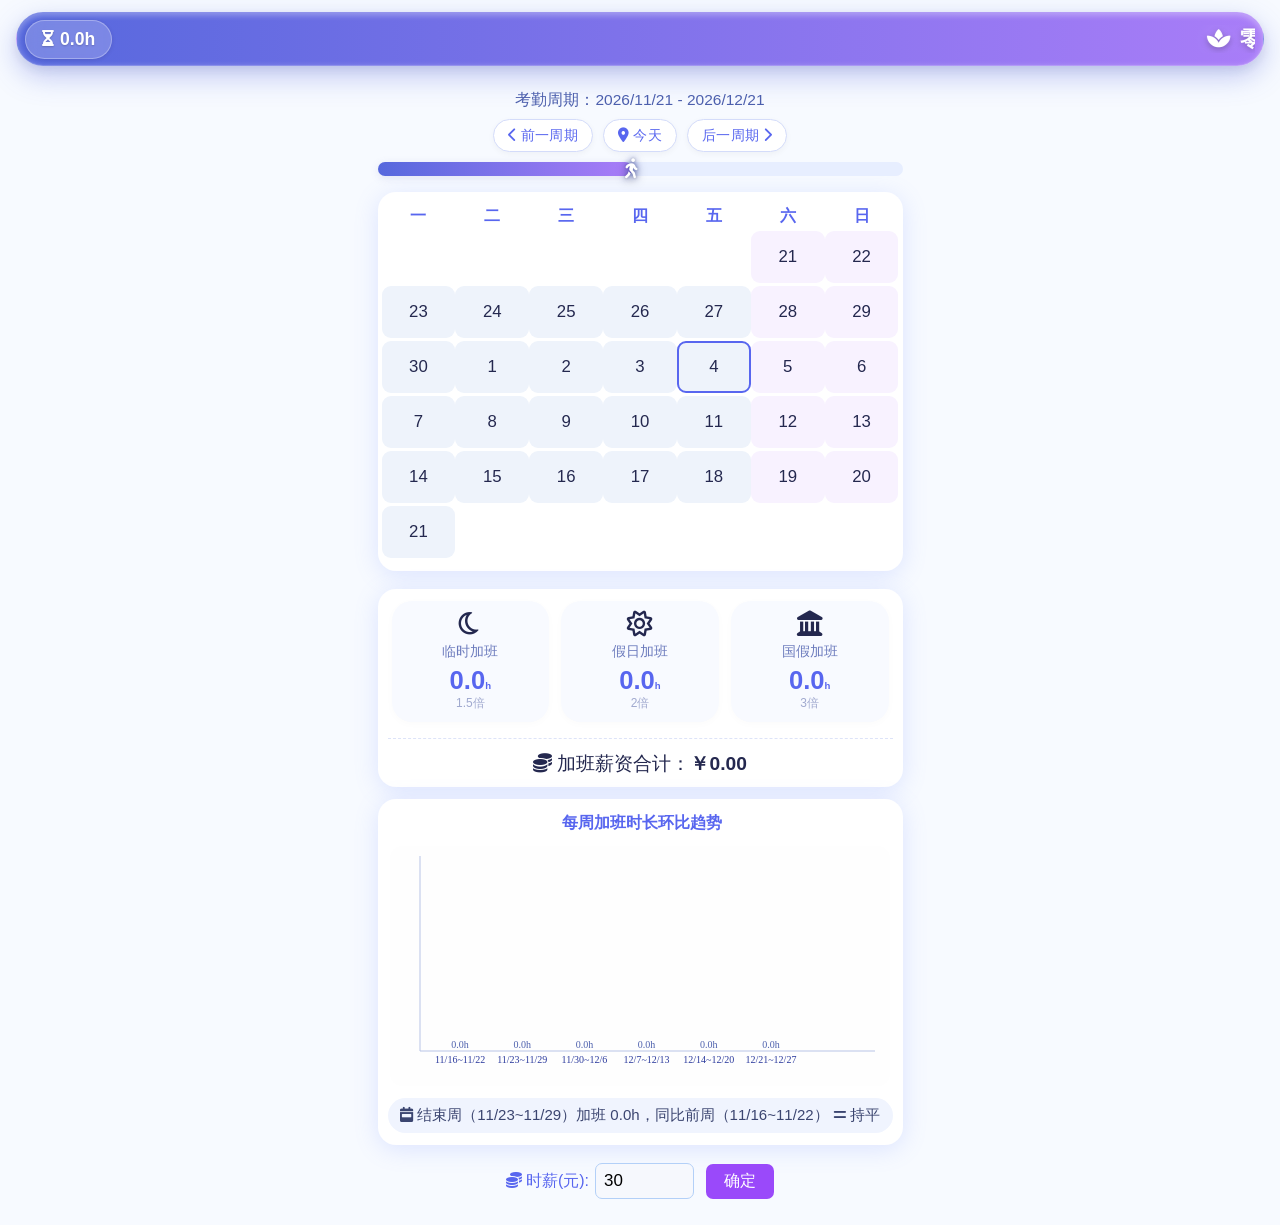
<file: Over_Time.html>
<!DOCTYPE html>
<html lang="zh">
<head>
    <meta charset="UTF-8">
    <meta name="viewport" content="width=device-width,initial-scale=1,user-scalable=no">
    <title>加班记录 · 打工人专用</title>
    <!-- Font Awesome 6 -->
    <link rel="stylesheet" href="https://cdnjs.cloudflare.com/ajax/libs/font-awesome/6.0.0-beta3/css/all.min.css">
    <style>
        :root {
            --primary: #5866ef;
            --accent: #9a49fa;
            --danger: #fa4856;
            --warning: #ffb902;
            --bg: #f7faff;
            --header-gradient: linear-gradient(90deg, #5668dd 0%, #a97df8 100%);
            --radius: 60px;
            --shadow: 0 4px 24px 0 #728dff33;
            --cell-bg: #eef3fb;
            --cell-holiday: #f8f2ff;
            --cell-pubholiday: #fff3e0;
            --font: "Segoe UI", "PingFang SC", "Helvetica Neue", Arial, sans-serif;
            --progress-bg: #e7eeff;
            --overtime-bar: linear-gradient(90deg, #5668dd 0%, #6fd6fa 100%);
            --block-padding: 12px;
            --headline: 1.30em;
            --pubholiday-accent: #f0803c;
            --nav-btn-bg: #ffffff;
            --nav-btn-border: #d4dcfa;
            --nav-btn-active: #e9efff;
        }
        body {
            min-height: 100vh;
            margin: 0;
            background: var(--bg);
            font-family: var(--font);
            color: #24284f;
            position: relative;
        }
        /* 顶部一体胶囊 */
        .top-capsule {
            background: var(--header-gradient);
            border-radius: var(--radius);
            box-shadow: 0 10px 28px rgba(86,104,221,0.35), 0 4px 12px rgba(0,0,0,0.08), inset 0 2px 6px rgba(255,255,255,0.35);
            margin: 10px 16px 18px 16px;
            position: sticky;
            top: 12px;
            z-index: 10;
            display: flex;
            align-items: center;
            overflow: hidden;
            border: 1px solid rgba(255,255,255,0.25);
        }
        .inner-small {
            background: rgba(255, 255, 255, 0.2);
            backdrop-filter: blur(8px);
            border-radius: 40px;
            padding: 8px 16px;
            margin: 6px 0 6px 8px;
            font-weight: bold;
            font-size: 1.1em;
            color: white;
            text-shadow: 0 1px 2px rgba(0,0,0,0.2);
            white-space: nowrap;
            display: flex;
            align-items: center;
            gap: 6px;
            border: 1px solid rgba(255,255,255,0.3);
            box-shadow: 0 1px 4px rgba(0,0,0,0.1);
        }
        .inner-small i { font-size: 0.9em; }
        .marquee-container {
            flex: 1;
            overflow: hidden;
            padding: 12px 8px;
        }
        .marquee-container marquee {
            font-size: var(--headline);
            font-weight: bold;
            letter-spacing: .10em;
            color: #fff;
            text-shadow: 0 2px 6px rgba(0,0,0,0.25), 0 0 20px rgba(255,255,255,0.15);
            display: flex;
            align-items: center;
            white-space: nowrap;
        }
        main {
            max-width: 525px;
            margin: auto;
            padding: 6px 8px 18px 8px;
        }
        .progress-area {
            margin-bottom: 16px;
            position: relative;
        }
        .period-label {
            color: #4d60ad;
            font-weight: 500;
            text-align: center;
            margin: 2px 0 6px 0;
            font-size: .97em;
        }
        .period-nav {
            display: flex;
            justify-content: center;
            align-items: center;
            gap: 10px;
            margin: 8px 0 10px 0;
        }
        .period-nav button {
            background: var(--nav-btn-bg);
            border: 1.5px solid var(--nav-btn-border);
            color: var(--primary);
            border-radius: 22px;
            padding: 6px 14px;
            font-size: 0.9em;
            font-weight: 500;
            cursor: pointer;
            transition: background 0.2s, box-shadow 0.2s;
            box-shadow: 0 2px 6px rgba(0,0,0,0.04);
            letter-spacing: .3px;
        }
        .period-nav button:hover {
            background: var(--nav-btn-active);
            box-shadow: 0 4px 10px rgba(88,102,239,0.15);
        }
        .period-nav button:active { transform: scale(0.97); }
        .progress-bg {
            position: relative;
            width: 100%;
            height: 14px;
            background: var(--progress-bg);
            border-radius: 8px;
            overflow: visible;
            margin-bottom: 3px;
        }
        .progress-inner {
            height: 100%;
            background: var(--header-gradient);
            width: 0%;
            transition: width 0.8s cubic-bezier(0.7, 0, 0.3, 1);
            border-radius: 8px;
            box-shadow: 0 2px 8px #7275bd2a;
            position: relative;
        }
        .progress-icon {
            position: absolute;
            top: 50%;
            transform: translate(-50%, -50%);
            font-size: 20px;
            color: #ffffff;
            text-shadow: 0 0 6px rgba(86,104,221,0.8), 0 0 3px #00000055;
            filter: drop-shadow(0 2px 4px rgba(0,0,0,0.3));
            pointer-events: none;
            z-index: 2;
            transition: left 0.8s cubic-bezier(0.7, 0, 0.3, 1);
        }
        .calendar {
            background: #fff;
            border-radius: 18px;
            padding: var(--block-padding) 4px 12px 4px;
            box-shadow: var(--shadow);
            margin-bottom: 18px;
            overflow-x: auto;
            touch-action: manipulation;
        }
        .calendar-header, .calendar-row {
            display: grid;
            grid-template-columns: repeat(7, 1fr);
            align-items: center;
        }
        .calendar-header span {
            color: var(--primary);
            font-weight: 600;
            font-size: 1em;
            text-align: center;
            padding: 2px 0;
        }
        .calendar-cell {
            min-width: 38px;
            height: 48px;
            background: var(--cell-bg);
            margin: 1.5px 0;
            border-radius: 9px;
            font-size: 1em;
            text-align: center;
            display: flex;
            flex-direction: column;
            align-items: center;
            justify-content: center;
            position: relative;
            cursor: pointer;
            transition: border .16s, box-shadow .13s, background .18s;
            border: 2.2px solid transparent;
            overflow: hidden;
            user-select: none;
        }
        .calendar-cell.today { border: 2.2px solid var(--primary); }
        .calendar-cell[data-weekend="1"]:not([data-pubholiday="1"]) { background: var(--cell-holiday); }
        .calendar-cell[data-pubholiday="1"] {
            background: var(--cell-pubholiday);
            border-color: #f5cfa0;
            box-shadow: inset 0 0 0 1px #fad8b5;
        }
        .calendar-cell.custom-holiday:not([data-pubholiday="1"]):not([data-weekend="1"]) {
            background: var(--cell-holiday);
            border-color: #d5c4e0;
        }
        .cell-date {
            font-weight: 500;
            font-size: 1.05em;
            position: relative;
        }
        .cell-ot-bar-bg {
            margin-top: 0.5em;
            width: 82%;
            height: 7px;
            background: #e5e5ee;
            border-radius: 7px;
            overflow: hidden;
        }
        .cell-ot-bar {
            height: 100%;
            transition: width .25s;
            background: var(--overtime-bar);
            box-shadow: 0 1px 4px #5668dd35;
            min-width: 1.5px;
        }
        .cell-ot-bar.warn { background: var(--warning); }
        .cell-ot-bar.full { background: var(--danger); }
        .cell-ot-num {
            margin: .18em 0 0 0;
            font-size: .97em;
            color: var(--primary);
            font-weight: bold;
        }
        .cell-blank { background: none; pointer-events: none; }

        /* 三列统计卡片 */
        .stats-columns {
            display: grid;
            grid-template-columns: repeat(3, 1fr);
            gap: 12px;
            text-align: center;
            margin-bottom: 16px;
            padding: 0 4px;
        }
        .stat-card {
            background: #f8faff;
            border-radius: 20px;
            padding: 10px 6px;
            box-shadow: 0 2px 8px rgba(0,0,0,0.02);
            transition: transform 0.1s;
        }
        .stat-card i {
            font-size: 1.6em;
            display: block;
            margin-bottom: 6px;
        }
        .stat-card .stat-label {
            font-size: 0.85em;
            font-weight: 500;
            color: #6c7bbd;
            margin-bottom: 4px;
        }
        .stat-card .stat-hours {
            font-size: 1.6em;
            font-weight: bold;
            color: var(--primary);
            line-height: 1.2;
        }
        .stat-card .stat-multiplier {
            font-size: 0.75em;
            color: #a0a9cf;
        }
        .total-row-salary {
            border-top: 1.5px dashed #dde3f8;
            padding-top: 12px;
            margin-top: 4px;
            font-size: 1.2em;
            text-align: center;
        }
        .summary {
            background: #fff;
            border-radius: 18px;
            box-shadow: var(--shadow);
            padding: var(--block-padding) 10px 10px 10px;
            margin-bottom: 12px;
        }
        .modal-mask {
            position: fixed;
            top: 0; left: 0;
            width: 100vw; height: 100vh;
            background: #727e9433;
            z-index: 1000;
            display: none;
            align-items: center;
            justify-content: center;
        }
        .modal {
            background: #fff;
            border-radius: 16px;
            box-shadow: var(--shadow);
            padding: 22px 24px;
            min-width: 222px;
            max-width: 93vw;
            display: flex;
            flex-direction: column;
            align-items: center;
            justify-content: center;
            font-size: 1.07em;
            animation: fadein .22s;
        }
        @keyframes fadein {
            from { opacity: 0; transform: translateY(40px); }
            to { opacity: 1; transform: none; }
        }
        .modal label {
            margin-bottom: 7px;
            color: #8693e7;
            text-align: center;
            line-height: 1.5;
        }
        .modal label .pub-badge {
            display: inline-block;
            background: #fff3e0;
            color: var(--pubholiday-accent);
            font-weight: 700;
            padding: 2px 8px;
            border-radius: 10px;
            font-size: .88em;
            margin-top: 3px;
            border: 1px solid #f5cfa0;
        }
        .modal input[type='number'] {
            width: 80px;
            font-size: 1.05em;
            margin-bottom: 13px;
            padding: 4px 0 4px 7px;
            border: 1.5px solid #b3d0f8;
            background: #f6f8fd;
            border-radius: 8px;
            color: var(--primary);
        }
        .modal .modal-btns {
            display: flex;
            gap: 12px;
            flex-wrap: wrap;
            justify-content: center;
        }
        .modal button {
            padding: .55em 1.7em;
            border: none;
            border-radius: 7px;
            font-size: 1em;
            font-weight: 500;
            cursor: pointer;
            background: var(--primary);
            color: #fff;
            transition: background .19s;
        }
        .modal button.cancel { background: #b8bde4; }
        .modal .option-buttons {
            display: flex;
            flex-direction: column;
            gap: 12px;
            width: 100%;
            margin: 10px 0;
        }
        .modal .option-buttons button {
            background: #f0f4fe;
            color: var(--primary);
            border: 1px solid #b3d0f8;
            box-shadow: none;
            font-weight: normal;
        }
        .modal .option-buttons button:hover { background: #e0e8fc; }
        .chart-container {
            background: #fff;
            border-radius: 18px;
            box-shadow: var(--shadow);
            padding: 14px 10px 12px 10px;
            margin-bottom: 18px;
            text-align: center;
        }
        .chart-title {
            font-size: 1em;
            color: var(--primary);
            margin-bottom: 12px;
            font-weight: 600;
        }
        canvas#weekly-chart {
            display: block;
            margin: 0 auto;
            max-width: 100%;
            width: 100%;
            height: auto;
            background: #fefefe;
            border-radius: 12px;
        }
        .weekly-stats {
            margin-top: 12px;
            font-size: 0.94em;
            background: #f0f4fe;
            border-radius: 32px;
            padding: 8px 12px;
            color: #3b4570;
        }
        .input-group {
            display: flex;
            align-items: center;
            justify-content: center;
            margin-bottom: 8px;
        }
        .input-group label {
            margin-right: 6px;
            font-size: 1em;
            color: var(--primary);
        }
        #hourly-wage {
            padding: 7px 7px 7px 8px;
            width: 82px;
            font-size: 1.06em;
            border: 1.5px solid #b3d0f8;
            border-radius: 7px;
            background: #f6f8fd;
            margin-right: 6px;
        }
        .input-group button {
            background: var(--accent);
            color: #fff;
            border-radius: 7px;
            border: none;
            padding: 7px 18px;
            font-weight: 500;
            cursor: pointer;
            margin-left: 6px;
            font-size: 1em;
            transition: background 0.2s;
        }
        .input-group button:hover { background: var(--primary); }
        .toast {
            position: fixed;
            top: 0; left: 50%;
            transform: translateX(-50%);
            background: #3b3f5c;
            color: #ffd966;
            padding: 8px 24px;
            border-radius: 0 0 16px 16px;
            font-size: 0.95em;
            z-index: 999;
            opacity: 0;
            transition: opacity 0.3s, top 0.3s;
            pointer-events: none;
            box-shadow: 0 4px 12px #00000022;
        }
        .toast.show { opacity: 1; top: 10px; }
        .secret-gear {
            position: fixed;
            bottom: 16px; right: 16px;
            width: 36px; height: 36px;
            background: #eeeff8;
            border-radius: 50%;
            display: none;
            align-items: center;
            justify-content: center;
            font-size: 20px;
            color: #5668dd;
            cursor: pointer;
            box-shadow: 0 2px 8px #a6b0e433;
            z-index: 900;
            transition: background 0.2s;
        }
        .secret-gear:hover { background: #dcdef8; }
        .secret-menu {
            position: fixed;
            bottom: 60px; right: 16px;
            background: #fff;
            border-radius: 12px;
            box-shadow: var(--shadow);
            display: none;
            flex-direction: column;
            padding: 6px 4px;
            z-index: 901;
            min-width: 120px;
        }
        .secret-menu button {
            background: transparent;
            border: none;
            padding: 10px 16px;
            text-align: left;
            font-size: 0.95em;
            color: #24284f;
            border-radius: 8px;
            cursor: pointer;
            width: 100%;
        }
        .secret-menu button:hover { background: #eef3fb; }
        .secret-file-input { display: none; }
        .fa-icon-mr { margin-right: 4px; }
        .fa-icon-ml { margin-left: 4px; }
        @media (max-width:640px) {
            main { padding: 2px; }
            .calendar, .summary, .chart-container { padding: 10px 2px; }
            .calendar-cell { min-width: 17px; font-size: .94em; height: 44px; }
            .inner-small { padding: 4px 10px; font-size: 0.85em; }
            .marquee-container marquee { font-size: 1em; }
            .top-capsule { margin: 6px 10px 12px 10px; }
            .modal { padding: 20px 6vw; }
            .period-nav { gap: 6px; }
            .period-nav button { padding: 5px 10px; font-size: 0.82em; }
            canvas#weekly-chart { min-height: 200px; }
            .progress-icon { font-size: 16px; }
            .stats-columns { gap: 6px; }
            .stat-card .stat-hours { font-size: 1.3em; }
            .stat-card i { font-size: 1.3em; }
        }
    </style>
</head>
<body>
    <div class="top-capsule">
        <div class="inner-small" id="small-capsule">
            <i class="fas fa-hourglass-half"></i> <span id="total-hours-display">0h</span>
        </div>
        <div class="marquee-container">
            <marquee id="header-slogan" direction="left" scrollamount="4" behavior="scroll"></marquee>
        </div>
    </div>

    <main>
        <div class="progress-area">
            <div class="period-label" id="period-label"></div>
            <div class="period-nav">
                <button id="prev-period-btn"><i class="fas fa-chevron-left fa-icon-mr"></i>前一周期</button>
                <button id="today-period-btn"><i class="fas fa-location-dot fa-icon-mr"></i>今天</button>
                <button id="next-period-btn">后一周期<i class="fas fa-chevron-right fa-icon-ml"></i></button>
            </div>
            <div class="progress-bg" id="progress-bg">
                <div class="progress-inner" id="progress-inner"></div>
                <i id="progress-icon" class="fas fa-person-walking progress-icon"></i>
            </div>
        </div>
        <section class="calendar" id="calendar"></section>
        
        <section class="summary" id="summary">
            <div class="stats-columns" id="stats-columns"></div>
            <div class="total-row-salary" id="total-salary"></div>
        </section>
        
        <div class="chart-container" id="chart-container">
            <div class="chart-title"><i class="fas fa-chart-simple fa-icon-mr"></i>每周加班时长环比趋势</div>
            <canvas id="weekly-chart" width="500" height="240" style="width:100%; height:auto; max-width:500px; aspect-ratio:500/240"></canvas>
            <div class="weekly-stats" id="weekly-stats">
                <span id="weekly-compare-text">加载中...</span>
            </div>
        </div>

        <form class="input-group" id="wage-form" autocomplete="off">
            <label for="hourly-wage"><i class="fas fa-coins fa-icon-mr"></i>时薪(元):</label>
            <input type="number" min="1" step="1" id="hourly-wage" required>
            <button type="submit">确定</button>
        </form>
        
        <!-- 加班录入弹窗 -->
        <div class="modal-mask" id="modal-mask">
            <div class="modal" id="modal">
                <div><label id="modal-date-label"></label></div>
                <input type="number" min="0" step="0.1" id="modal-input-hours">
                <div class="modal-btns">
                    <button type="button" id="modal-save-btn">保存</button>
                    <button type="button" class="cancel" id="modal-cancel-btn">取消</button>
                </div>
            </div>
        </div>

        <!-- 自定义假日三按钮弹窗 -->
        <div class="modal-mask" id="holiday-modal-mask">
            <div class="modal" id="holiday-modal">
                <div><label id="holiday-modal-label"></label></div>
                <div class="option-buttons" id="holiday-option-buttons"></div>
                <div class="modal-btns">
                    <button type="button" class="cancel" id="holiday-modal-cancel">关闭</button>
                </div>
            </div>
        </div>
        <div class="toast" id="toast"></div>
    </main>

    <div class="secret-gear" id="secret-gear" title="数据工具"><i class="fas fa-cog"></i></div>
    <div class="secret-menu" id="secret-menu">
        <button id="backup-btn"><i class="fas fa-download fa-icon-mr"></i>备份数据</button>
        <button id="restore-btn"><i class="fas fa-upload fa-icon-mr"></i>恢复数据</button>
    </div>
    <input type="file" id="secret-file-input" class="secret-file-input" accept=".json">

    <script>
        // ========= 国定假日（预置）及用户自定义国假 =========
        const PRESET_PUBLIC_HOLIDAYS = {
            2025: ['2025-01-01','2025-01-28','2025-01-29','2025-01-30','2025-04-05','2025-05-01','2025-06-19','2025-09-27','2025-10-01','2025-10-02','2025-10-03'],
            2026: ['2026-01-01','2026-02-17','2026-02-18','2026-02-19','2026-04-05','2026-05-01','2026-06-19','2026-09-27','2026-10-01','2026-10-02','2026-10-03'],
            2027: ['2027-01-01','2027-02-06','2027-02-07','2027-02-08','2027-04-05','2027-05-01','2027-06-09','2027-09-16','2027-10-01','2027-10-02','2027-10-03']
        };
        let userPublicHolidays = new Set();
        const USER_PUBLIC_KEY = 'userPublicHolidays';
        function loadUserPublicHolidays() {
            try { const arr = JSON.parse(localStorage.getItem(USER_PUBLIC_KEY) || '[]'); userPublicHolidays = new Set(arr); } catch { userPublicHolidays = new Set(); }
        }
        function saveUserPublicHolidays() { localStorage.setItem(USER_PUBLIC_KEY, JSON.stringify([...userPublicHolidays])); }
        loadUserPublicHolidays();

        function isPublicHoliday(date) {
            const key = formatDateKey(date);
            if (userPublicHolidays.has(key)) return true;
            const holidays = PRESET_PUBLIC_HOLIDAYS[date.getFullYear()];
            return holidays ? holidays.includes(key) : false;
        }

        const CUSTOM_HOLIDAYS_KEY = 'customHolidays';
        function getCustomHolidaysSet() {
            try { return new Set(JSON.parse(localStorage.getItem(CUSTOM_HOLIDAYS_KEY) || '[]')); } catch { return new Set(); }
        }
        function saveCustomHolidaysSet(set) { localStorage.setItem(CUSTOM_HOLIDAYS_KEY, JSON.stringify([...set])); }
        let customHolidays = getCustomHolidaysSet();

        // ========= 周期相关 =========
        const PERIOD_DAYS = 31;
        function getCurrentPeriod(date = new Date()) {
            let year = date.getFullYear(), month = date.getMonth() + 1, day = date.getDate();
            let sYear = year, sMonth = month;
            if (day < 21) { sMonth--; if (sMonth < 1) { sMonth = 12; sYear--; } }
            let start = new Date(sYear, sMonth - 1, 21);
            let end = new Date(start);
            end.setDate(start.getDate() + PERIOD_DAYS - 1);
            return { start, end };
        }
        function getDaysArray(start, end) {
            const arr = [];
            const d = new Date(start);
            while (d <= end) { arr.push(new Date(d)); d.setDate(d.getDate() + 1); }
            return arr;
        }
        function isWeekend(date) { return date.getDay() === 0 || date.getDay() === 6; }
        function formatDateKey(date) {
            return [date.getFullYear(), String(date.getMonth()+1).padStart(2,'0'), String(date.getDate()).padStart(2,'0')].join('-');
        }

        // ========= 数据持久化 =========
        const STORAGE_KEY = 'overtime_v2';
        function saveData(data) { localStorage.setItem(STORAGE_KEY, JSON.stringify(data)); }
        function loadData() { try { return JSON.parse(localStorage.getItem(STORAGE_KEY) || '{}'); } catch { return {}; } }
        const WAGE_KEY = 'ot_wage';
        function setWage(w) { localStorage.setItem(WAGE_KEY, w); }
        function getWage() { const w = parseInt(localStorage.getItem(WAGE_KEY)); return w > 0 ? w : 30; }

        // ========= 调试模式 =========
        let debugMode = false;
        let dataToolsVisible = false;
        const topCapsule = document.querySelector('.top-capsule');
        let clickCount = 0, lastClickTime = 0;
        let secondClickCount = 0, secondLastClickTime = 0;
        const FIRST_NEEDED = 7, SECOND_NEEDED = 5, CLICK_WINDOW = 2500;
        topCapsule.addEventListener('pointerdown', function(e) {
            const now = Date.now();
            if (!debugMode) {
                if (now - lastClickTime > CLICK_WINDOW) clickCount = 1;
                else clickCount++;
                lastClickTime = now;
                if (clickCount >= FIRST_NEEDED) {
                    debugMode = true;
                    clickCount = 0;
                    showToast('<i class="fas fa-wrench fa-icon-mr"></i>调试模式已开启，长按日期可自定义假日，加班无上限');
                    document.getElementById('secret-gear').style.display = 'flex';
                    e.preventDefault();
                    render();
                }
                return;
            }
            if (!dataToolsVisible) {
                if (now - secondLastClickTime > CLICK_WINDOW) secondClickCount = 1;
                else secondClickCount++;
                secondLastClickTime = now;
                if (secondClickCount >= SECOND_NEEDED) {
                    dataToolsVisible = true;
                    secondClickCount = 0;
                    showToast('<i class="fas fa-box fa-icon-mr"></i>数据工具已就绪');
                    e.preventDefault();
                }
            }
        });

        function showToast(msg) {
            const toast = document.getElementById('toast');
            toast.innerHTML = msg;
            toast.classList.add('show');
            setTimeout(() => toast.classList.remove('show'), 3000);
        }

        // ========= 备份恢复 =========
        const gear = document.getElementById('secret-gear'), menu = document.getElementById('secret-menu'), fileInput = document.getElementById('secret-file-input');
        gear.addEventListener('click', e => { e.stopPropagation(); menu.style.display = menu.style.display === 'flex' ? 'none' : 'flex'; });
        document.addEventListener('click', () => { menu.style.display = 'none'; });
        menu.addEventListener('click', e => e.stopPropagation());
        document.getElementById('backup-btn').addEventListener('click', () => {
            const data = { overtime: loadData(), customHolidays: [...getCustomHolidaysSet()], userPublicHolidays: [...userPublicHolidays], wage: getWage() };
            const json = JSON.stringify(data, null, 2);
            const blob = new Blob([json], { type: 'application/json' });
            const a = document.createElement('a');
            a.download = `加班备份_${new Date().toISOString().slice(0,10)}.json`;
            a.href = URL.createObjectURL(blob);
            a.click();
            URL.revokeObjectURL(a.href);
            showToast('<i class="fas fa-check-circle fa-icon-mr"></i>数据已备份');
            menu.style.display = 'none';
        });
        document.getElementById('restore-btn').addEventListener('click', () => { fileInput.click(); menu.style.display = 'none'; });
        fileInput.addEventListener('change', e => {
            const file = e.target.files[0];
            if (!file) return;
            const reader = new FileReader();
            reader.onload = ev => {
                try {
                    const backup = JSON.parse(ev.target.result);
                    if (backup.overtime) saveData(backup.overtime);
                    if (backup.customHolidays) saveCustomHolidaysSet(new Set(backup.customHolidays));
                    if (backup.userPublicHolidays) { userPublicHolidays = new Set(backup.userPublicHolidays); saveUserPublicHolidays(); }
                    if (typeof backup.wage === 'number' && backup.wage > 0) setWage(backup.wage);
                    showToast('<i class="fas fa-check-circle fa-icon-mr"></i>数据已恢复');
                    setTimeout(() => location.reload(), 500);
                } catch { alert('文件格式不正确'); }
            };
            reader.readAsText(file);
            fileInput.value = '';
        });

        // ========= 周期切换 =========
        let displayPeriod = getCurrentPeriod();
        function goToPeriod(startDate) {
            const endDate = new Date(startDate);
            endDate.setDate(startDate.getDate() + PERIOD_DAYS - 1);
            displayPeriod = { start: new Date(startDate), end: endDate };
            render();
        }
        function getPrevPeriodStart(cur) {
            let y = cur.getFullYear(), m = cur.getMonth() - 1;
            if (m < 0) { m = 11; y--; }
            return new Date(y, m, 21);
        }
        function getNextPeriodStart(cur) {
            let y = cur.getFullYear(), m = cur.getMonth() + 1;
            if (m > 11) { m = 0; y++; }
            return new Date(y, m, 21);
        }
        document.getElementById('prev-period-btn').addEventListener('click', () => goToPeriod(getPrevPeriodStart(displayPeriod.start)));
        document.getElementById('next-period-btn').addEventListener('click', () => goToPeriod(getNextPeriodStart(displayPeriod.start)));
        document.getElementById('today-period-btn').addEventListener('click', () => { displayPeriod = getCurrentPeriod(); render(); });

        // ========= 长按菜单（调试模式） =========
        let longPressTimer = null, longPressStartPos = { x:0, y:0 };
        const LONG_PRESS_DURATION = 600, MOVE_THRESHOLD = 10;
        let pendingLongPressDateKey = null;

        function onPointerDown(e) {
            if (!debugMode) return;
            const cell = e.target.closest('.calendar-cell');
            if (!cell || cell.classList.contains('cell-blank')) return;
            const dateKey = cell.dataset.datekey;
            if (!dateKey) return;
            pendingLongPressDateKey = dateKey;
            longPressStartPos = { x: e.clientX, y: e.clientY };
            longPressTimer = setTimeout(() => {
                if (pendingLongPressDateKey) { showHolidayModal(pendingLongPressDateKey); pendingLongPressDateKey = null; }
                longPressTimer = null;
            }, LONG_PRESS_DURATION);
        }
        function onPointerUp() { if (longPressTimer) { clearTimeout(longPressTimer); longPressTimer = null; pendingLongPressDateKey = null; } }
        function onPointerMove(e) {
            if (longPressTimer && (Math.abs(e.clientX - longPressStartPos.x) > MOVE_THRESHOLD || Math.abs(e.clientY - longPressStartPos.y) > MOVE_THRESHOLD)) {
                clearTimeout(longPressTimer); longPressTimer = null; pendingLongPressDateKey = null;
            }
        }

        function showHolidayModal(dateKey) {
            const date = new Date(dateKey + 'T00:00:00');
            const isPub = isPublicHoliday(date);
            const isCustom = customHolidays.has(dateKey);
            let currentType = "";
            if (isPub) currentType = "国假（3倍）";
            else if (isCustom) currentType = "自定义假日（2倍）";
            else if (isWeekend(date)) currentType = "周末（2倍）";
            else currentType = "普通工作日（1.5倍）";
            
            const modal = document.getElementById('holiday-modal-mask');
            const label = document.getElementById('holiday-modal-label');
            label.innerHTML = `${date.getFullYear()}-${date.getMonth()+1}-${date.getDate()}<br>当前：${currentType}`;
            const btnsDiv = document.getElementById('holiday-option-buttons');
            btnsDiv.innerHTML = `
                <button id="holiday-custom-btn"><i class="fa-regular fa-sun"></i> 设为自定义假日（2倍）</button>
                <button id="holiday-public-btn"><i class="fas fa-landmark"></i> 设为国假（3倍）</button>
                <button id="holiday-reset-btn"><i class="fa-regular fa-calendar"></i> 恢复普通工作日</button>
            `;
            modal.style.display = 'flex';
            
            const customBtn = document.getElementById('holiday-custom-btn');
            const publicBtn = document.getElementById('holiday-public-btn');
            const resetBtn = document.getElementById('holiday-reset-btn');
            const closeBtn = document.getElementById('holiday-modal-cancel');
            const closeModal = () => { modal.style.display = 'none'; };
            customBtn.onclick = () => {
                if (isPublicHoliday(date)) userPublicHolidays.delete(dateKey);
                customHolidays.add(dateKey);
                saveCustomHolidaysSet(customHolidays);
                saveUserPublicHolidays();
                showToast(`已将 ${dateKey} 设为自定义假日（2倍）`);
                closeModal(); render();
            };
            publicBtn.onclick = () => {
                if (customHolidays.has(dateKey)) { customHolidays.delete(dateKey); saveCustomHolidaysSet(customHolidays); }
                userPublicHolidays.add(dateKey);
                saveUserPublicHolidays();
                showToast(`已将 ${dateKey} 设为国假（3倍）`);
                closeModal(); render();
            };
            resetBtn.onclick = () => {
                let changed = false;
                if (userPublicHolidays.has(dateKey)) { userPublicHolidays.delete(dateKey); saveUserPublicHolidays(); changed = true; }
                if (customHolidays.has(dateKey)) { customHolidays.delete(dateKey); saveCustomHolidaysSet(customHolidays); changed = true; }
                if (changed) showToast(`已将 ${dateKey} 恢复为普通工作日`);
                else showToast(`${dateKey} 本来就是普通工作日`);
                closeModal(); render();
            };
            closeBtn.onclick = closeModal;
            modal.onclick = (e) => { if (e.target === modal) closeModal(); };
        }

        // ========= 每周加班柱状图 =========
        function computeWeeklyHours(startDate, endDate) {
            const days = getDaysArray(startDate, endDate);
            const overtimeMap = loadData();
            const weeksMap = new Map();
            for (let d of days) {
                const dayOfWeek = d.getDay();
                const monday = new Date(d);
                const diff = (dayOfWeek === 0 ? -6 : 1 - dayOfWeek);
                monday.setDate(d.getDate() + diff);
                const weekKey = formatDateKey(monday);
                const sunday = new Date(monday);
                sunday.setDate(monday.getDate() + 6);
                if (!weeksMap.has(weekKey)) {
                    weeksMap.set(weekKey, { 
                        label: `${monday.getMonth()+1}/${monday.getDate()}~${sunday.getMonth()+1}/${sunday.getDate()}`,
                        hours: 0, start: new Date(monday), end: new Date(sunday)
                    });
                }
                const key = formatDateKey(d);
                const val = parseFloat(overtimeMap[key]?.h) || 0;
                weeksMap.get(weekKey).hours += val;
            }
            const weeks = Array.from(weeksMap.values());
            weeks.sort((a,b) => a.start - b.start);
            return weeks;
        }

        function drawWeeklyChart() {
            const canvas = document.getElementById('weekly-chart');
            if (!canvas) return;
            const ctx = canvas.getContext('2d');
            const weeksData = computeWeeklyHours(displayPeriod.start, displayPeriod.end);
            const today = new Date();
            today.setHours(0, 0, 0, 0);
            const historyWeeks = weeksData.filter(w => w.end <= today);
            let recentWeek = null, prevWeek = null;
            if (historyWeeks.length >= 1) {
                recentWeek = historyWeeks[historyWeeks.length - 1];
                if (historyWeeks.length >= 2) prevWeek = historyWeeks[historyWeeks.length - 2];
            }
            
            if (!weeksData.length) {
                ctx.clearRect(0, 0, canvas.width, canvas.height);
                ctx.font = '13px sans-serif';
                ctx.fillStyle = '#9aa3c0';
                ctx.textAlign = 'center';
                ctx.fillText('📭 当前周期暂无加班记录', canvas.width/2, canvas.height/2);
                document.getElementById('weekly-compare-text').innerHTML = '暂无周数据';
                return;
            }
            
            const maxHours = Math.max(...weeksData.map(w => w.hours), 0.1);
            const barWidth = (canvas.width - 70) / weeksData.length * 0.7;
            const startX = 45;
            const baseY = canvas.height - 35;
            const maxHeight = canvas.height - 60;
            ctx.clearRect(0, 0, canvas.width, canvas.height);
            ctx.beginPath();
            ctx.strokeStyle = '#b8c4e6';
            ctx.lineWidth = 1;
            ctx.moveTo(30, 10);
            ctx.lineTo(30, baseY);
            ctx.lineTo(canvas.width-15, baseY);
            ctx.stroke();
            for (let i=0; i<weeksData.length; i++) {
                const w = weeksData[i];
                const h = w.hours;
                const barHeight = (h / maxHours) * maxHeight;
                const x = startX + i * (barWidth + 12);
                const y = baseY - barHeight;
                ctx.fillStyle = '#5866ef';
                ctx.fillRect(x, y, barWidth, barHeight);
                ctx.fillStyle = '#2d3c9e';
                ctx.font = '10px "Segoe UI"';
                ctx.textAlign = 'center';
                ctx.fillText(w.label, x + barWidth/2, baseY + 12);
                ctx.fillStyle = '#4d60ad';
                ctx.fillText(h.toFixed(1)+'h', x + barWidth/2, y-3);
            }
            
            let compareHtml = '';
            if (recentWeek) {
                if (prevWeek) {
                    const diff = recentWeek.hours - prevWeek.hours;
                    let percent = 0;
                    if (prevWeek.hours > 0) percent = (diff / prevWeek.hours) * 100;
                    else if (recentWeek.hours > 0) percent = 100;
                    const symbol = diff > 0 ? '<i class="fas fa-arrow-up"></i> ' : (diff < 0 ? '<i class="fas fa-arrow-down"></i> ' : '<i class="fas fa-equals"></i> ');
                    const absPercent = Math.abs(percent).toFixed(1);
                    compareHtml = `<i class="fas fa-calendar-week"></i> 结束周（${recentWeek.label}）加班 ${recentWeek.hours.toFixed(1)}h，同比前周（${prevWeek.label}） ${symbol}${diff !==0 ? Math.abs(diff).toFixed(1)+'h' : '持平'} ${diff !==0 ? `(${symbol}${absPercent}%)` : ''}`;
                } else {
                    compareHtml = `<i class="fas fa-calendar-week"></i> 结束周（${recentWeek.label}）加班 ${recentWeek.hours.toFixed(1)}h（无更早周可比）`;
                }
            } else {
                compareHtml = '<i class="fas fa-inbox"></i> 当前周期暂无已结束的完整周数据（未来周不纳入同比）';
            }
            document.getElementById('weekly-compare-text').innerHTML = compareHtml;
        }

        // ========= 顶部小胶囊 + 滚动标语 =========
        function getCurrentPeriodTotalHours() {
            const days = getDaysArray(displayPeriod.start, displayPeriod.end);
            const data = loadData();
            let total = 0;
            for (let d of days) { const key = formatDateKey(d); total += parseFloat(data[key]?.h) || 0; }
            return total;
        }

        function getSmartSlogan(totalHours) {
            const icons = { zero: '<i class="fas fa-spa"></i>', low: '<i class="fas fa-walking"></i>', mid: '<i class="fas fa-chart-line"></i>', high: '<i class="fas fa-fire"></i>', extreme: '<i class="fas fa-skull-crossbones"></i>' };
            if (totalHours <= 0) {
                const msgs = [`${icons.zero} 本周加班为0，享受久违的悠闲吧 ${icons.zero}`, `${icons.zero} 完美规避加班，建议买张彩票试试 ${icons.zero}`, `${icons.zero} 零加班成就达成，奖励自己一杯奶茶吧 <i class="fas fa-mug-hot"></i>`, `${icons.zero} 工作生活平衡大师，向你学习 <i class="fas fa-hand-peace"></i>`];
                return msgs[Math.floor(Math.random() * msgs.length)];
            }
            if (totalHours < 10) {
                const msgs = [`${icons.low} 轻度加班，注意活动颈椎，多眨眼 <i class="fas fa-eye"></i>`, `${icons.low} 加班${totalHours.toFixed(1)}h，摸摸鱼喝喝水，明天又是新的一天 <i class="fas fa-fish"></i>`, `${icons.low} 小加怡情，大加伤身，今日份努力已达标 <i class="fas fa-chart-simple"></i>`, `${icons.low} 打工魂在燃烧，但记得按时吃饭哦 <i class="fas fa-utensils"></i>`];
                return msgs[Math.floor(Math.random() * msgs.length)];
            }
            if (totalHours < 20) {
                const msgs = [`${icons.mid} 中度加班${totalHours.toFixed(1)}h，周末补觉回血 <i class="fas fa-bed"></i>`, `${icons.mid} 奋斗气息浓厚，建议抬头望望天空 <i class="fas fa-cloud-sun"></i>`, `${icons.mid} 离爆肝还有距离，但别掉以轻心 <i class="fas fa-heartbeat"></i>`, `${icons.mid} 加班时数${totalHours.toFixed(1)}h，你是公司的脊梁 <i class="fas fa-dragon"></i>`];
                return msgs[Math.floor(Math.random() * msgs.length)];
            }
            if (totalHours < 35) {
                const msgs = [`${icons.high} 高强度加班${totalHours.toFixed(1)}h！请务必安排休息 <i class="fas fa-hand-holding-heart"></i>`, `${icons.high} 爆肝预警！连续加班小心秃头 <i class="fas fa-skull"></i>`, `${icons.high} 你已进入“卷王”候选区，快喝口枸杞压惊 <i class="fas fa-mug-hot"></i>`, `${icons.high} 加班${totalHours.toFixed(1)}h，老板看了都流泪 <i class="fas fa-trophy"></i>`];
                return msgs[Math.floor(Math.random() * msgs.length)];
            }
            const msgs = [`${icons.extreme} 极限爆肝！${totalHours.toFixed(1)}h！请立即休息，健康第一 <i class="fas fa-ambulance"></i>`, `${icons.extreme} 这不是加班，这是玩命！快逃.jpg <i class="fas fa-person-running"></i>`, `${icons.extreme} 超人本超，但超人也需要睡觉 <i class="fas fa-moon"></i>`, `${icons.extreme} 加班${totalHours.toFixed(1)}h，建议向劳动监察致敬 <i class="fas fa-gavel"></i>`];
            return msgs[Math.floor(Math.random() * msgs.length)];
        }

        function updateHeaderContent() {
            const total = getCurrentPeriodTotalHours();
            document.getElementById('total-hours-display').innerHTML = `${total.toFixed(1)}h`;
            const slogan = getSmartSlogan(total);
            document.getElementById('header-slogan').innerHTML = slogan;
        }

        // ========= 三列统计 + 薪资合计 =========
        function updateSummaryColumns(start, end) {
            const data = loadData(), wage = getWage();
            let tempH=0, holiH=0, pubH=0;
            let tempFee=0, holiFee=0, pubFee=0;
            getDaysArray(start, end).forEach(d => {
                const key = formatDateKey(d), val = parseFloat(data[key]?.h) || 0;
                if (!val) return;
                if (isPublicHoliday(d)) { pubH += val; pubFee += val * wage * 3; }
                else if (isWeekend(d) || customHolidays.has(key)) { holiH += val; holiFee += val * wage * 2; }
                else { tempH += val; tempFee += val * wage * 1.5; }
            });
            const totalFee = tempFee + holiFee + pubFee;
            
            const columnsHtml = `
                <div class="stat-card">
                    <i class="fa-regular fa-moon"></i>
                    <div class="stat-label">临时加班</div>
                    <div class="stat-hours">${tempH.toFixed(1)}<span style="font-size:0.6rem;">h</span></div>
                    <div class="stat-multiplier">1.5倍</div>
                </div>
                <div class="stat-card">
                    <i class="fa-regular fa-sun"></i>
                    <div class="stat-label">假日加班</div>
                    <div class="stat-hours">${holiH.toFixed(1)}<span style="font-size:0.6rem;">h</span></div>
                    <div class="stat-multiplier">2倍</div>
                </div>
                <div class="stat-card">
                    <i class="fas fa-landmark"></i>
                    <div class="stat-label">国假加班</div>
                    <div class="stat-hours">${pubH.toFixed(1)}<span style="font-size:0.6rem;">h</span></div>
                    <div class="stat-multiplier">3倍</div>
                </div>
            `;
            document.getElementById('stats-columns').innerHTML = columnsHtml;
            document.getElementById('total-salary').innerHTML = `<i class="fas fa-coins"></i> 加班薪资合计：<strong>￥${totalFee.toFixed(2)}</strong>`;
        }

        // ========= 日历渲染（含进度条，支持调试模式超限显示） =========
        function renderCalendar(start, end, today) {
            const days = getDaysArray(start, end);
            let html = ['<div class="calendar-header">'+["一","二","三","四","五","六","日"].map(d=>`<span>${d}</span>`).join('')+'</div>'];
            const blanks = (days[0].getDay() + 6) % 7;
            const cells = Array(blanks).fill('').concat(days);
            const data = loadData();
            let row = [];
            for (let i = 0; i < cells.length; i++) {
                if (typeof cells[i] === 'string') {
                    row.push('<div class="calendar-cell cell-blank"></div>');
                } else {
                    const d = cells[i], key = formatDateKey(d);
                    const isPub = isPublicHoliday(d), isWk = isWeekend(d);
                    const isToday = d.toDateString() === today.toDateString();
                    const isCustom = !isPub && !isWk && customHolidays.has(key);
                    const h = data[key]?.h;
                    let bar = '', valShow = '';
                    if (h != null && h > 0) {
                        // 确定上限（仅用于比例计算，调试模式下可超限）
                        const maxLimit = (isPub || isWk || isCustom) ? 8 : 4;
                        let frac = h / maxLimit;
                        let cls = '';
                        if (debugMode && h > maxLimit) {
                            // 调试模式下超过上限，进度条满格并标记为危险
                            frac = 1;
                            cls = 'full';
                        } else {
                            cls = frac > 0.99 ? 'full' : (frac > 0.66 ? 'warn' : '');
                        }
                        const widthPercent = Math.min(frac * 100, 100);
                        bar = `<div class="cell-ot-bar-bg"><div class="cell-ot-bar ${cls}" style="width:${widthPercent}%"></div></div>`;
                        valShow = `<div class="cell-ot-num">${h}h</div>`;
                    }
                    const attrs = [isWk && !isPub ? 'data-weekend="1"' : '', isPub ? 'data-pubholiday="1"' : ''].filter(Boolean).join(' ');
                    const cls = `${isToday?' today':''}${isCustom?' custom-holiday':''}`;
                    let starIcons = '';
                    if (isPub) starIcons = `<i class="fas fa-star holiday-star" style="position:absolute; top:-7px; right:-12px; font-size:0.5em; color:var(--pubholiday-accent);"></i>`;
                    else if (isCustom) starIcons = `<i class="fas fa-star custom-star" style="position:absolute; top:-7px; right:-12px; font-size:0.5em; color:#a0a0c0; opacity:0.8;"></i>`;
                    row.push(`<div class="calendar-cell${cls}" tabindex="0" data-datekey="${key}" ${attrs} onclick="onCellClick('${key}')"><div class="cell-date" style="position:relative;">${d.getDate()}${starIcons}</div>${bar}${valShow}</div>`);
                }
                if ((i+1)%7 === 0 || i === cells.length-1) {
                    html.push(`<div class="calendar-row">${row.join('')}</div>`);
                    row = [];
                }
            }
            document.getElementById('calendar').innerHTML = html.join('');
        }

        function showWageInput() {
            const form = document.getElementById('wage-form'), input = document.getElementById('hourly-wage');
            if (input) input.value = getWage();
            form.onsubmit = e => {
                e.preventDefault();
                const v = parseInt(input.value.trim()) || 30;
                setWage(v);
                render();
                return false;
            };
        }

        function updateProgressIconPosition() {
            const progressInner = document.getElementById('progress-inner');
            const icon = document.getElementById('progress-icon');
            if (!progressInner || !icon) return;
            const parentWidth = progressInner.parentElement.clientWidth;
            const progressPercent = parseFloat(progressInner.style.width) / 100;
            let leftPercent = Math.min(1, Math.max(0, progressPercent));
            const leftPx = leftPercent * parentWidth;
            icon.style.left = leftPx + 'px';
        }

        // ========= 加班录入弹窗（调试模式无上限） =========
        window.onCellClick = function(key) {
            const mask = document.getElementById('modal-mask'), input = document.getElementById('modal-input-hours'), label = document.getElementById('modal-date-label');
            const date = new Date(key + 'T00:00:00');
            const isPub = isPublicHoliday(date), isWk = isWeekend(date), isCustom = !isPub && !isWk && customHolidays.has(key);
            let max, type, upperLimitText;
            if (debugMode) {
                // 调试模式：无上限
                max = Infinity;
                type = isPub ? '<span class="pub-badge"><i class="fas fa-landmark"></i> 国假 · 3倍</span>' : (isWk || isCustom) ? '<i class="fa-regular fa-sun"></i> 假日·2倍' : '<i class="fa-regular fa-moon"></i> 工作日·1.5倍';
                upperLimitText = '调试模式：无上限';
            } else {
                if (isPub) { max = 8; type = '<span class="pub-badge"><i class="fas fa-landmark"></i> 国假 · 3倍</span>'; upperLimitText = `上限${max}h`; }
                else if (isWk || isCustom) { max = 8; type = '<i class="fa-regular fa-sun"></i> 假日·2倍'; upperLimitText = `上限${max}h`; }
                else { max = 4; type = '<i class="fa-regular fa-moon"></i> 工作日·1.5倍'; upperLimitText = `上限${max}h`; }
            }
            const data = loadData();
            input.value = data[key]?.h ?? '';
            if (!debugMode) input.max = max;
            else input.removeAttribute('max');
            input.min = 0;
            label.innerHTML = `${date.getFullYear()}-${date.getMonth()+1}-${date.getDate()} ${type}，${upperLimitText}`;
            mask.style.display = 'flex';
            input.focus(); input.select();
            window.modalSaveHandler = () => {
                let v = parseFloat(input.value) || 0;
                v = Math.max(0, v);
                if (!debugMode) v = Math.min(max, v);
                // 保留一位小数
                v = Math.round(v * 10) / 10;
                if (!data[key]) data[key] = {};
                v === 0 ? delete data[key].h : data[key].h = v;
                saveData(data);
                mask.style.display = 'none';
                render();
            };
            document.getElementById('modal-save-btn').onclick = window.modalSaveHandler;
            document.getElementById('modal-cancel-btn').onclick = () => { mask.style.display = 'none'; };
            input.onkeydown = e => { if (e.key === 'Enter') window.modalSaveHandler(); };
            mask.onclick = e => { if (e.target === mask) mask.style.display = 'none'; };
        };

        // ========= 渲染主函数 =========
        function render() {
            customHolidays = getCustomHolidaysSet();
            loadUserPublicHolidays();
            const now = new Date();
            const p = displayPeriod;
            document.getElementById('period-label').innerHTML = `考勤周期：${p.start.getFullYear()}/${p.start.getMonth()+1}/${p.start.getDate()} - ${p.end.getFullYear()}/${p.end.getMonth()+1}/${p.end.getDate()}`;
            const total = Math.round((p.end - p.start) / 86400000) + 1;
            const cur = Math.min(total, Math.max(0, Math.round((now - p.start) / 86400000) + 1));
            const percent = (cur / total) * 100;
            const progressInner = document.getElementById('progress-inner');
            progressInner.style.width = `${percent}%`;
            setTimeout(() => updateProgressIconPosition(), 10);
            renderCalendar(p.start, p.end, now);
            updateSummaryColumns(p.start, p.end);
            drawWeeklyChart();
            showWageInput();
            updateHeaderContent();
            
            const cal = document.getElementById('calendar');
            if (cal) {
                cal.removeEventListener('pointerdown', onPointerDown);
                cal.removeEventListener('pointerup', onPointerUp);
                cal.removeEventListener('pointermove', onPointerMove);
                if (debugMode) {
                    cal.addEventListener('pointerdown', onPointerDown);
                    cal.addEventListener('pointerup', onPointerUp);
                    cal.addEventListener('pointermove', onPointerMove);
                }
            }
        }
        
        render();
        window.addEventListener('resize', () => { drawWeeklyChart(); updateProgressIconPosition(); });
        document.getElementById('progress-inner').addEventListener('transitionend', updateProgressIconPosition);
    </script>
</body>
</html>
</file>
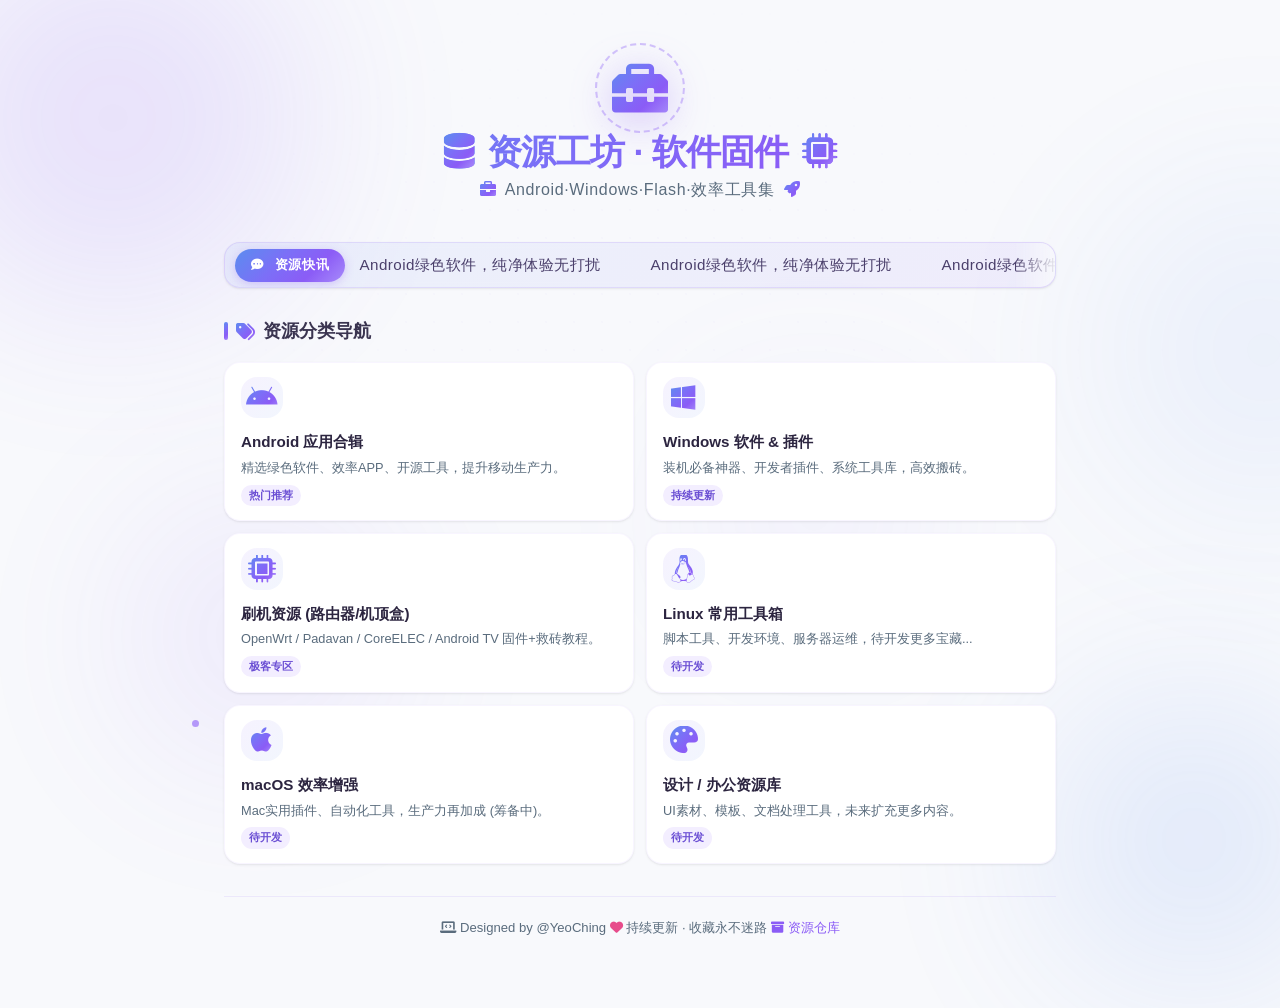
<file: Resource_Shop.html>
<!DOCTYPE html>
<html lang="zh-CN">
<head>
    <meta charset="UTF-8">
    <meta name="viewport" content="width=device-width, initial-scale=1.0, user-scalable=yes">
    <title>资源工坊 · 软件固件</title>
    <!-- Font Awesome 6 (免费CDN) -->
    <link rel="stylesheet" href="https://cdnjs.cloudflare.com/ajax/libs/font-awesome/6.0.0-beta3/css/all.min.css">
    <style>
        :root {
            --bg: #f8f9fc;
            --card-bg: #ffffff;
            --text: #2c3e50;
            --text-secondary: #5a6c7d;
            --blue: #5b8def;
            --purple: #8b5cf6;
            --blue-light: #e8f0fe;
            --purple-light: #f3eeff;
            --gradient: linear-gradient(135deg, #5b8def 0%, #7c6ff7 40%, #8b5cf6 70%, #a78bfa 100%);
            --gradient-h: linear-gradient(135deg, #4a7de0 0%, #6b5ef0 40%, #7b4de8 70%, #9370e8 100%);
            --gradient-subtle: linear-gradient(135deg, rgba(91, 141, 239, 0.08) 0%, rgba(139, 92, 246, 0.08) 100%);
            --shadow-sm: 0 1px 3px rgba(0, 0, 0, 0.06), 0 1px 2px rgba(0, 0, 0, 0.04);
            --shadow-md: 0 4px 16px rgba(0, 0, 0, 0.08), 0 2px 6px rgba(0, 0, 0, 0.04);
            --shadow-lg: 0 12px 32px rgba(0, 0, 0, 0.10), 0 4px 12px rgba(0, 0, 0, 0.05);
            --shadow-glow: 0 0 30px rgba(139, 92, 246, 0.25), 0 0 60px rgba(91, 141, 239, 0.12);
            --radius-sm: 10px;
            --radius: 16px;
            --radius-lg: 22px;
            --transition: 0.3s cubic-bezier(0.4, 0, 0.2, 1);
            --font-mono: 'SF Mono', 'Cascadia Code', 'Consolas', 'Monaco', 'Menlo', monospace;
        }

        * {
            margin: 0;
            padding: 0;
            box-sizing: border-box;
        }

        body {
            font-family: 'Inter', 'PingFang SC', 'Microsoft YaHei', 'Noto Sans SC', -apple-system, sans-serif;
            background: var(--bg);
            color: var(--text);
            line-height: 1.6;
            min-height: 100vh;
            overflow-x: hidden;
            position: relative;
            -webkit-font-smoothing: antialiased;
            -moz-osx-font-smoothing: grayscale;
        }

        /* -------------------- 增强粒子动效 -------------------- */
        .bg-grid {
            position: fixed;
            top: 0;
            left: 0;
            width: 100%;
            height: 100%;
            pointer-events: none;
            z-index: 0;
            opacity: 0.35;
            background-image:
                radial-gradient(circle, rgba(139, 92, 246, 0.06) 1px, transparent 1px);
            background-size: 28px 28px;
            mask-image: radial-gradient(ellipse 65% 55% at 50% 35%, black 30%, transparent 70%);
            -webkit-mask-image: radial-gradient(ellipse 65% 55% at 50% 35%, black 30%, transparent 70%);
        }

        .bg-orb {
            position: fixed;
            border-radius: 50%;
            pointer-events: none;
            z-index: 0;
            filter: blur(90px);
            opacity: 0.14;
            animation: orbFloat 14s ease-in-out infinite;
        }
        .bg-orb.orb-1 {
            width: 380px;
            height: 380px;
            background: #8b5cf6;
            top: -8%;
            left: -6%;
            animation-delay: 0s;
            animation-duration: 16s;
        }
        .bg-orb.orb-2 {
            width: 300px;
            height: 300px;
            background: #5b8def;
            bottom: -10%;
            right: -5%;
            animation-delay: -5s;
            animation-duration: 18s;
        }
        .bg-orb.orb-3 {
            width: 220px;
            height: 220px;
            background: #a78bfa;
            top: 45%;
            left: 55%;
            animation-delay: -9s;
            animation-duration: 13s;
            opacity: 0.09;
        }
        .bg-orb.orb-4 {
            width: 260px;
            height: 260px;
            background: #8b5cf6;
            bottom: 15%;
            left: 10%;
            animation-delay: -3s;
            animation-duration: 20s;
            opacity: 0.1;
        }
        .bg-orb.orb-5 {
            width: 340px;
            height: 340px;
            background: #5b8def;
            top: 20%;
            right: -12%;
            animation-delay: -7s;
            animation-duration: 22s;
            opacity: 0.08;
        }

        @keyframes orbFloat {
            0%, 100% { transform: translate(0, 0) scale(1); }
            25% { transform: translate(40px, -30px) scale(1.12); }
            50% { transform: translate(-20px, 25px) scale(0.92); }
            75% { transform: translate(-35px, -15px) scale(1.08); }
        }

        .floating-dots {
            position: fixed;
            top: 0;
            left: 0;
            width: 100%;
            height: 100%;
            pointer-events: none;
            z-index: 0;
        }
        .floating-dots .dot {
            position: absolute;
            border-radius: 50%;
            background: var(--purple);
            animation: dotDrift 20s linear infinite;
            opacity: 0;
        }
        .dot:nth-child(1) { width: 5px; height: 5px; left: 10%; top: 20%; animation-delay: 0s; animation-duration: 22s; background: #8b5cf6; }
        .dot:nth-child(2) { width: 3px; height: 3px; left: 25%; top: 60%; animation-delay: -5s; animation-duration: 19s; background: #5b8def; }
        .dot:nth-child(3) { width: 4px; height: 4px; left: 55%; top: 15%; animation-delay: -10s; animation-duration: 24s; background: #7c6ff7; }
        .dot:nth-child(4) { width: 6px; height: 6px; left: 70%; top: 70%; animation-delay: -3s; animation-duration: 21s; background: #a78bfa; }
        .dot:nth-child(5) { width: 3px; height: 3px; left: 40%; top: 35%; animation-delay: -14s; animation-duration: 26s; background: #5b8def; }
        .dot:nth-child(6) { width: 4px; height: 4px; left: 85%; top: 40%; animation-delay: -8s; animation-duration: 18s; background: #8b5cf6; }
        .dot:nth-child(7) { width: 7px; height: 7px; left: 15%; top: 80%; animation-delay: -2s; animation-duration: 28s; background: #8b5cf6; opacity: 0.6; }
        .dot:nth-child(8) { width: 5px; height: 5px; left: 63%; top: 55%; animation-delay: -12s; animation-duration: 23s; background: #7c6ff7; }
        .dot:nth-child(9) { width: 3px; height: 3px; left: 90%; top: 15%; animation-delay: -6s; animation-duration: 17s; background: #a78bfa; }
        .dot:nth-child(10) { width: 4px; height: 4px; left: 32%; top: 92%; animation-delay: -18s; animation-duration: 30s; background: #5b8def; }
        .dot:nth-child(11) { width: 6px; height: 6px; left: 5%; top: 48%; animation-delay: -9s; animation-duration: 25s; background: #8b5cf6; }
        .dot:nth-child(12) { width: 3px; height: 3px; left: 78%; top: 28%; animation-delay: -15s; animation-duration: 27s; background: #8b5cf6; }

        @keyframes dotDrift {
            0% { transform: translate(0, 0) scale(0); opacity: 0; }
            5% { opacity: 0.8; transform: translate(15px, -30px) scale(1); }
            15% { opacity: 1; transform: translate(50px, -80px) scale(1.4); }
            30% { opacity: 0.5; transform: translate(120px, -50px) scale(0.7); }
            50% { opacity: 0.15; transform: translate(80px, 30px) scale(0.3); }
            70% { opacity: 0; transform: translate(-30px, 60px) scale(0); }
            100% { transform: translate(0, 0) scale(0); opacity: 0; }
        }

        .main-container {
            position: relative;
            z-index: 1;
            max-width: 880px;
            margin: 0 auto;
            padding: 20px 24px 50px;
        }

        /* 头部 */
        .header {
            text-align: center;
            padding: 40px 20px 24px;
            position: relative;
        }
        .logo-wrap {
            display: inline-block;
            position: relative;
            margin-bottom: 14px;
            cursor: pointer;
            transition: transform 0.2s ease;
        }
        .logo-wrap:active { transform: scale(0.97); }
        .logo-icon {
            font-size: 56px;
            display: inline-block;
            background: var(--gradient);
            -webkit-background-clip: text;
            background-clip: text;
            color: transparent;
            animation: logoBounce 3s ease-in-out infinite;
            filter: drop-shadow(0 8px 20px rgba(139, 92, 246, 0.4));
        }
        @keyframes logoBounce {
            0%,100% { transform: translateY(0); }
            30% { transform: translateY(-14px); }
            50% { transform: translateY(0); }
            70% { transform: translateY(-7px); }
            85% { transform: translateY(0); }
        }
        .logo-ring {
            position: absolute;
            top: 50%;
            left: 50%;
            transform: translate(-50%, -50%);
            width: 90px;
            height: 90px;
            border-radius: 50%;
            border: 2px dashed rgba(139, 92, 246, 0.35);
            animation: ringSpin 20s linear infinite;
            pointer-events: none;
        }
        @keyframes ringSpin { to { transform: translate(-50%, -50%) rotate(360deg); } }
        .site-title {
            font-size: 2.2rem;
            font-weight: 800;
            letter-spacing: -0.02em;
            background: var(--gradient);
            -webkit-background-clip: text;
            background-clip: text;
            -webkit-text-fill-color: transparent;
            margin-bottom: 4px;
            line-height: 1.2;
        }
        .site-title i, .site-subtitle i {
            background: var(--gradient);
            -webkit-background-clip: text;
            background-clip: text;
            color: transparent;
            margin: 0 4px;
        }
        .site-subtitle {
            font-size: 1rem;
            color: var(--text-secondary);
            font-weight: 400;
            letter-spacing: 0.04em;
        }

        .marquee-banner {
            margin: 16px 0 28px;
            background: var(--gradient-subtle);
            border: 1px solid rgba(139, 92, 246, 0.15);
            border-radius: var(--radius);
            overflow: hidden;
            height: 46px;
            display: flex;
            align-items: center;
            box-shadow: var(--shadow-sm);
            backdrop-filter: blur(4px);
        }
        .marquee-label {
            flex-shrink: 0;
            background: var(--gradient);
            color: #fff;
            font-weight: 700;
            font-size: 0.8rem;
            padding: 6px 16px;
            border-radius: 20px;
            margin-left: 10px;
            letter-spacing: 0.05em;
            z-index: 2;
            white-space: nowrap;
            box-shadow: 0 2px 10px rgba(139, 92, 246, 0.3);
        }
        .marquee-label i { margin-right: 6px; color: white; }
        .marquee-track {
            flex: 1;
            overflow: hidden;
            height: 100%;
            display: flex;
            align-items: center;
            margin-left: 14px;
        }
        .marquee-content {
            display: flex;
            white-space: nowrap;
            animation: marqueeScroll linear infinite;
            font-weight: 500;
            color: #4a3f6b;
            font-size: 0.95rem;
            letter-spacing: 0.03em;
            padding-right: 40px;
        }
        .marquee-content span { display: inline-block; padding-right: 50px; }
        @keyframes marqueeScroll {
            0% { transform: translateX(0); }
            100% { transform: translateX(-50%); }
        }
        .marquee-track::after {
            content: '';
            position: absolute;
            right: 0;
            top: 0;
            height: 100%;
            width: 40px;
            background: linear-gradient(to right, transparent, rgba(248, 249, 252, 0.9));
            pointer-events: none;
        }

        .section-title {
            font-weight: 700;
            font-size: 1.15rem;
            margin-bottom: 16px;
            color: #3a3450;
            display: flex;
            align-items: center;
            gap: 8px;
        }
        .section-title::before {
            content: '';
            display: inline-block;
            width: 4px;
            height: 18px;
            background: var(--gradient);
            border-radius: 4px;
        }
        .section-title i { font-size: 1.2rem; background: var(--gradient); -webkit-background-clip: text; background-clip: text; color: transparent; }

        .cards-grid {
            display: grid;
            grid-template-columns: repeat(2, 1fr);
            gap: 12px;
            margin-bottom: 32px;
        }
        .link-card {
            display: block;
            background: var(--card-bg);
            border-radius: var(--radius);
            padding: 14px 16px;
            text-decoration: none;
            color: var(--text);
            box-shadow: var(--shadow-sm);
            border: 1px solid rgba(139, 92, 246, 0.06);
            transition: var(--transition);
            position: relative;
            overflow: hidden;
            cursor: pointer;
        }
        .link-card::before {
            content: '';
            position: absolute;
            top: 0;
            left: 0;
            right: 0;
            height: 3px;
            background: var(--gradient);
            opacity: 0;
            transition: opacity 0.35s ease;
        }
        .link-card:hover, .link-card:focus-visible {
            transform: translateY(-4px);
            box-shadow: var(--shadow-lg), 0 0 25px rgba(139, 92, 246, 0.12);
            border-color: rgba(139, 92, 246, 0.25);
        }
        .link-card:hover::before { opacity: 1; }
        .link-card:active { transform: scale(0.98); }
        .card-icon {
            display: flex;
            align-items: center;
            justify-content: center;
            width: 2.6rem;
            height: 2.6rem;
            margin-bottom: 12px;
            border-radius: 16px;
            background: linear-gradient(135deg, rgba(139, 92, 246, 0.08) 0%, rgba(91, 141, 239, 0.08) 100%);
        }
        .card-icon i {
            font-size: 1.75rem;
            background: var(--gradient);
            -webkit-background-clip: text;
            background-clip: text;
            color: transparent;
            transition: transform 0.3s ease;
        }
        .link-card:hover .card-icon i { transform: scale(1.08); filter: drop-shadow(0 0 6px rgba(139, 92, 246, 0.5)); }
        .card-title { font-weight: 700; font-size: 0.95rem; margin-bottom: 4px; color: #2c2540; }
        .card-desc { font-size: 0.8rem; color: var(--text-secondary); line-height: 1.4; }
        .card-tag {
            display: inline-block;
            font-size: 0.68rem;
            font-weight: 600;
            padding: 2px 8px;
            border-radius: 20px;
            margin-top: 8px;
            background: var(--purple-light);
            color: #6b4fd4;
            transition: var(--transition);
        }
        .link-card:hover .card-tag { background: #e8dffa; color: #5639c0; }
        .card-arrow {
            position: absolute;
            top: 12px;
            right: 12px;
            font-size: 1rem;
            opacity: 0;
            transform: translateX(-6px);
            transition: var(--transition);
            color: #8b5cf6;
        }
        .link-card:hover .card-arrow { opacity: 1; transform: translateX(0); }

        .footer {
            text-align: center;
            padding: 20px;
            color: var(--text-secondary);
            font-size: 0.82rem;
            border-top: 1px solid rgba(139, 92, 246, 0.1);
            margin-top: 10px;
        }
        .footer .heart { color: #e74c8b; display: inline-block; animation: heartBeat 1.5s ease-in-out infinite; }
        @keyframes heartBeat {
            0%,100% { transform: scale(1); }
            15% { transform: scale(1.25); }
            30% { transform: scale(1); }
            45% { transform: scale(1.18); }
            60% { transform: scale(1); }
        }
        .footer a { color: #8b5cf6; text-decoration: none; font-weight: 500; transition: var(--transition); }
        .footer a:hover { color: #5b8def; text-decoration: underline; }

        /* 调试提示 */
        .debug-toast {
            position: fixed;
            bottom: 24px;
            left: 50%;
            transform: translateX(-50%);
            background: #2c2540;
            color: #f0eefc;
            padding: 10px 20px;
            border-radius: 40px;
            font-size: 0.85rem;
            font-weight: 500;
            z-index: 999;
            backdrop-filter: blur(12px);
            background-color: rgba(44, 37, 64, 0.9);
            border-left: 4px solid #8b5cf6;
            box-shadow: var(--shadow-lg);
            pointer-events: none;
            font-family: var(--font-mono);
        }
        .debug-toast i { margin-right: 8px; color: #a78bfa; }

        /* 调试编辑模态框 */
        .modal-mask {
            position: fixed;
            top: 0;
            left: 0;
            width: 100%;
            height: 100%;
            background: rgba(0,0,0,0.5);
            backdrop-filter: blur(6px);
            z-index: 2000;
            display: flex;
            align-items: center;
            justify-content: center;
            visibility: hidden;
            opacity: 0;
            transition: 0.2s ease;
        }
        .modal-mask.active {
            visibility: visible;
            opacity: 1;
        }
        .modal-container {
            background: var(--card-bg);
            max-width: 480px;
            width: 90%;
            border-radius: 28px;
            box-shadow: var(--shadow-lg), var(--shadow-glow);
            border: 1px solid rgba(139,92,246,0.2);
            overflow: hidden;
            animation: modalPop 0.2s cubic-bezier(0.2, 0.9, 0.4, 1.1);
        }
        @keyframes modalPop {
            from { transform: scale(0.96); opacity: 0; }
            to { transform: scale(1); opacity: 1; }
        }
        .modal-header {
            padding: 20px 24px 8px 24px;
            background: linear-gradient(135deg, rgba(139,92,246,0.05), rgba(91,141,239,0.05));
            border-bottom: 1px solid rgba(139,92,246,0.15);
            display: flex;
            justify-content: space-between;
            align-items: center;
        }
        .modal-header h3 {
            font-size: 1.3rem;
            background: var(--gradient);
            -webkit-background-clip: text;
            background-clip: text;
            color: transparent;
            font-weight: 700;
        }
        .modal-close {
            background: none;
            border: none;
            font-size: 1.4rem;
            cursor: pointer;
            color: var(--text-secondary);
            transition: 0.2s;
        }
        .modal-close:hover { color: #8b5cf6; transform: scale(1.1); }
        .modal-body {
            padding: 20px 24px;
            display: flex;
            flex-direction: column;
            gap: 18px;
        }
        .input-group {
            display: flex;
            flex-direction: column;
            gap: 6px;
        }
        .input-group label {
            font-weight: 600;
            font-size: 0.8rem;
            color: #4a3f6b;
            letter-spacing: 0.02em;
        }
        .input-group input, .input-group textarea {
            padding: 10px 14px;
            border-radius: 16px;
            border: 1px solid rgba(139,92,246,0.2);
            background: var(--bg);
            font-family: inherit;
            font-size: 0.9rem;
            transition: 0.2s;
            outline: none;
        }
        .input-group input:focus, .input-group textarea:focus {
            border-color: #8b5cf6;
            box-shadow: 0 0 0 3px rgba(139,92,246,0.15);
        }
        .modal-footer {
            padding: 12px 24px 24px 24px;
            display: flex;
            justify-content: flex-end;
            gap: 12px;
        }
        .modal-btn {
            padding: 8px 20px;
            border-radius: 40px;
            border: none;
            font-weight: 600;
            cursor: pointer;
            transition: 0.2s;
            font-size: 0.85rem;
        }
        .modal-btn-cancel {
            background: #eef1f8;
            color: #5a6c7d;
        }
        .modal-btn-save {
            background: var(--gradient);
            color: white;
            box-shadow: 0 2px 8px rgba(139,92,246,0.3);
        }
        .modal-btn-save:hover {
            transform: translateY(-2px);
            filter: brightness(1.02);
        }

        @media (max-width: 640px) {
            .main-container { padding: 12px 14px 36px; }
            .header { padding: 24px 10px 16px; }
            .site-title { font-size: 1.6rem; }
            .logo-icon { font-size: 42px; }
            .logo-ring { width: 66px; height: 66px; }
            .cards-grid { gap: 8px; }
            .link-card { padding: 12px 10px; }
            .card-icon { width: 2.2rem; height: 2.2rem; margin-bottom: 8px; }
            .card-icon i { font-size: 1.4rem; }
            .card-title { font-size: 0.88rem; }
            .card-desc { font-size: 0.76rem; }
        }
    </style>
</head>
<body>

    <div class="bg-grid"></div>
    <div class="bg-orb orb-1"></div>
    <div class="bg-orb orb-2"></div>
    <div class="bg-orb orb-3"></div>
    <div class="bg-orb orb-4"></div>
    <div class="bg-orb orb-5"></div>
    <div class="floating-dots">
        <span class="dot"></span><span class="dot"></span><span class="dot"></span>
        <span class="dot"></span><span class="dot"></span><span class="dot"></span>
        <span class="dot"></span><span class="dot"></span><span class="dot"></span>
        <span class="dot"></span><span class="dot"></span><span class="dot"></span>
    </div>

    <div class="main-container">
        <header class="header">
            <div class="logo-wrap" id="debugTriggerBtn">
                <i class="fas fa-toolbox logo-icon"></i>
                <div class="logo-ring"></div>
            </div>
            <h1 class="site-title">
                <i class="fas fa-database"></i> 资源工坊 · 软件固件 <i class="fas fa-microchip"></i>
            </h1>
            <p class="site-subtitle">
                <i class="fas fa-briefcase"></i> Android·Windows·Flash·效率工具集 <i class="fas fa-rocket"></i>
            </p>
        </header>

        <div class="marquee-banner">
            <span class="marquee-label"><i class="fas fa-comment-dots"></i> 资源快讯</span>
            <div class="marquee-track">
                <div class="marquee-content" id="marqueeContent"></div>
            </div>
        </div>

        <section>
            <h2 class="section-title"><i class="fas fa-tags"></i> 资源分类导航</h2>
            <div class="cards-grid" id="cardsGrid"></div>
        </section>

        <footer class="footer">
            <p>
                <i class="fas fa-laptop-code"></i> Designed by @YeoChing 
                <i class="fas fa-heart heart"></i> 持续更新 · 收藏永不迷路
                <a href="#" target="_blank" rel="noopener"><i class="fas fa-box-archive"></i> 资源仓库</a>
            </p>
            <!-- 已删除“修改 linksData 数组即可自由添加/替换资源链接”字段 -->
        </footer>
    </div>

    <!-- 调试模式下编辑模态框 -->
    <div id="editModal" class="modal-mask">
        <div class="modal-container">
            <div class="modal-header">
                <h3><i class="fas fa-pen-fancy"></i> 编辑资源卡片</h3>
                <button class="modal-close" id="closeModalBtn"><i class="fas fa-times"></i></button>
            </div>
            <div class="modal-body">
                <div class="input-group">
                    <label><i class="fas fa-heading"></i> 标题</label>
                    <input type="text" id="editTitle" placeholder="卡片标题">
                </div>
                <div class="input-group">
                    <label><i class="fas fa-align-left"></i> 描述</label>
                    <textarea id="editDesc" rows="2" placeholder="简要描述..."></textarea>
                </div>
                <div class="input-group">
                    <label><i class="fas fa-link"></i> 链接地址</label>
                    <input type="text" id="editUrl" placeholder="https:// 或 相对路径">
                </div>
            </div>
            <div class="modal-footer">
                <button class="modal-btn modal-btn-cancel" id="cancelEditBtn">取消</button>
                <button class="modal-btn modal-btn-save" id="saveEditBtn">保存修改</button>
            </div>
        </div>
    </div>

    <script>
        (function() {
            // 卡片原始数据 (无表情符号标题)
            const linksData = [
                { title: "Android 应用合辑", url: "javascript:void(0);", desc: "精选绿色软件、效率APP、开源工具，提升移动生产力。", faIcon: "fab fa-android", tag: "热门推荐" },
                { title: "Windows 软件 & 插件", url: "javascript:void(0);", desc: "装机必备神器、开发者插件、系统工具库，高效搬砖。", faIcon: "fab fa-windows", tag: "持续更新" },
                { title: "刷机资源 (路由器/机顶盒)", url: "javascript:void(0);", desc: "OpenWrt / Padavan / CoreELEC / Android TV 固件+救砖教程。", faIcon: "fas fa-microchip", tag: "极客专区" },
                { title: "Linux 常用工具箱", url: "javascript:void(0);", desc: "脚本工具、开发环境、服务器运维，待开发更多宝藏...", faIcon: "fab fa-linux", tag: "待开发" },
                { title: "macOS 效率增强", url: "javascript:void(0);", desc: "Mac实用插件、自动化工具，生产力再加成 (筹备中)。", faIcon: "fab fa-apple", tag: "待开发" },
                { title: "设计 / 办公资源库", url: "javascript:void(0);", desc: "UI素材、模板、文档处理工具，未来扩充更多内容。", faIcon: "fas fa-palette", tag: "待开发" }
            ];

            const slogans = [
                "收藏从未停止，实践从现在开始！", "每一次刷机，都是全新的旅程",
                "Android绿色软件，纯净体验无打扰", "Windows效率工具，让搬砖事半功倍",
                "路由器刷机，解锁隐藏性能", "固件在手，天下我有！",
                "每日更新最热资源，打工人必备", "工欲善其事，必先利其器",
                "小众插件大集合，提升工作流", "资源仓库持续扩建中，欢迎收藏",
                "代码与工具，创造无限可能", "机顶盒变身家庭娱乐中心",
                "每一份资源都经过筛选，放心食用", "今天也是充满干货的一天"
            ];

            let debugMode = false;
            let clickCount = 0;
            let clickTimer = null;
            let currentEditIndex = -1;
            const modal = document.getElementById('editModal');
            const editTitle = document.getElementById('editTitle');
            const editDesc = document.getElementById('editDesc');
            const editUrl = document.getElementById('editUrl');

            function getRandomSlogan() {
                const storageKey = 'res_tool_last_slogan';
                const lastIndex = parseInt(localStorage.getItem(storageKey), 10);
                let newIndex = 0;
                if (slogans.length > 1) {
                    do { newIndex = Math.floor(Math.random() * slogans.length); }
                    while (newIndex === lastIndex);
                }
                localStorage.setItem(storageKey, newIndex);
                return slogans[newIndex];
            }

            function renderMarquee() {
                const slogan = getRandomSlogan();
                const marqueeContent = document.getElementById('marqueeContent');
                const repeatCount = 8;
                let spans = '';
                for (let i = 0; i < repeatCount; i++) spans += `<span>${slogan}</span>`;
                marqueeContent.innerHTML = spans;
                const baseSpeed = Math.max(20, slogan.length * 1.4 + 16);
                marqueeContent.style.animationDuration = baseSpeed + 's';
            }

            function renderCards() {
                const grid = document.getElementById('cardsGrid');
                if (!linksData.length) {
                    grid.innerHTML = `<div class="add-link-hint" style="grid-column:span2; background:var(--gradient-subtle);border-radius:var(--radius);padding:30px;text-align:center;"><i class="fas fa-exclamation-triangle"></i> 暂无资源卡片</div>`;
                    return;
                }
                const html = linksData.map((link, idx) => `
                    <a href="${link.url}" class="link-card" data-index="${idx}">
                        <span class="card-arrow"><i class="fas fa-arrow-right"></i></span>
                        <span class="card-icon"><i class="${link.faIcon}"></i></span>
                        <div class="card-title">${escapeHtml(link.title)}</div>
                        <div class="card-desc">${escapeHtml(link.desc)}</div>
                        ${link.tag ? `<span class="card-tag">${escapeHtml(link.tag)}</span>` : ''}
                    </a>
                `).join('');
                grid.innerHTML = html;
            }

            function escapeHtml(str) { return String(str).replace(/[&<>]/g, function(m) { if (m === '&') return '&amp;'; if (m === '<') return '&lt;'; if (m === '>') return '&gt;'; return m; }); }

            function showDebugMessage(msg) {
                const existing = document.querySelector('.debug-toast');
                if (existing) existing.remove();
                const toast = document.createElement('div');
                toast.className = 'debug-toast';
                toast.innerHTML = `<i class="fas ${debugMode ? 'fa-toggle-on' : 'fa-toggle-off'}"></i> ${msg}`;
                document.body.appendChild(toast);
                setTimeout(() => toast.remove?.(), 2200);
            }

            function toggleDebugMode() {
                debugMode = !debugMode;
                showDebugMessage(debugMode ? '调试模式已开启 — 点击任意资源卡片可编辑标题/描述/链接' : '调试模式已关闭，卡片恢复正常跳转');
            }

            function openEditModal(index) {
                if (!debugMode || index < 0) return false;
                currentEditIndex = index;
                const card = linksData[index];
                editTitle.value = card.title;
                editDesc.value = card.desc;
                editUrl.value = card.url;
                modal.classList.add('active');
                return true;
            }

            function closeEditModal() {
                modal.classList.remove('active');
                currentEditIndex = -1;
            }

            function saveCardEdit() {
                if (currentEditIndex === -1) return;
                const newTitle = editTitle.value.trim();
                const newDesc = editDesc.value.trim();
                const newUrl = editUrl.value.trim();
                if (newTitle === "") {
                    showDebugMessage("标题不能为空，修改失败");
                    return;
                }
                linksData[currentEditIndex].title = newTitle;
                linksData[currentEditIndex].desc = newDesc || "暂无描述";
                linksData[currentEditIndex].url = newUrl || "javascript:void(0)";
                // 重新渲染卡片以更新UI
                renderCards();
                // 重新绑定卡片交互 (事件代理已存在，但为了安全重新挂接一次)
                attachCardEvents();
                showDebugMessage(`✅ 已更新卡片: ${newTitle.substring(0, 30)}`);
                closeEditModal();
            }

            // 事件委托处理卡片点击 (调试/普通)
            function attachCardEvents() {
                const grid = document.getElementById('cardsGrid');
                if (!grid) return;
                // 移除旧监听避免重复，但直接覆盖即可, 使用新监听
                grid.removeEventListener('click', gridClickHandler);
                grid.addEventListener('click', gridClickHandler);
            }

            function gridClickHandler(e) {
                const card = e.target.closest('.link-card');
                if (!card) return;
                const idx = card.getAttribute('data-index');
                if (idx === null) return;
                const index = parseInt(idx, 10);
                
                if (debugMode) {
                    e.preventDefault();
                    openEditModal(index);
                } else {
                    // 非调试模式，如果是无效链接则提示
                    if (linksData[index].url === "javascript:void(0)") {
                        e.preventDefault();
                        alert('【提示】该资源分类正在筹备中，暂未配置实际链接。\n若需修改链接，请连续点击顶部工具箱图标7次开启调试模式进行编辑。');
                    }
                }
            }

            function setupDebugTrigger() {
                const trigger = document.getElementById('debugTriggerBtn');
                if (!trigger) return;
                trigger.addEventListener('click', (e) => {
                    e.stopPropagation();
                    clearTimeout(clickTimer);
                    clickCount++;
                    if (clickCount >= 7) {
                        toggleDebugMode();
                        clickCount = 0;
                        if (clickTimer) clearTimeout(clickTimer);
                    } else {
                        clickTimer = setTimeout(() => { clickCount = 0; }, 500);
                    }
                });
            }

            function initModalEvents() {
                document.getElementById('closeModalBtn')?.addEventListener('click', closeEditModal);
                document.getElementById('cancelEditBtn')?.addEventListener('click', closeEditModal);
                document.getElementById('saveEditBtn')?.addEventListener('click', saveCardEdit);
                modal?.addEventListener('click', (e) => { if (e.target === modal) closeEditModal(); });
            }

            function init() {
                renderMarquee();
                renderCards();
                setupDebugTrigger();
                attachCardEvents();
                initModalEvents();
                console.log('%c🛠️ 资源工坊 | 调试模式: 连续点击顶部工具箱7次，即可直接修改卡片标题、描述和链接', 'color: #8b5cf6; font-size: 13px;');
            }

            if (document.readyState === 'loading') document.addEventListener('DOMContentLoaded', init);
            else init();
        })();
    </script>
</body>
</html>
</file>
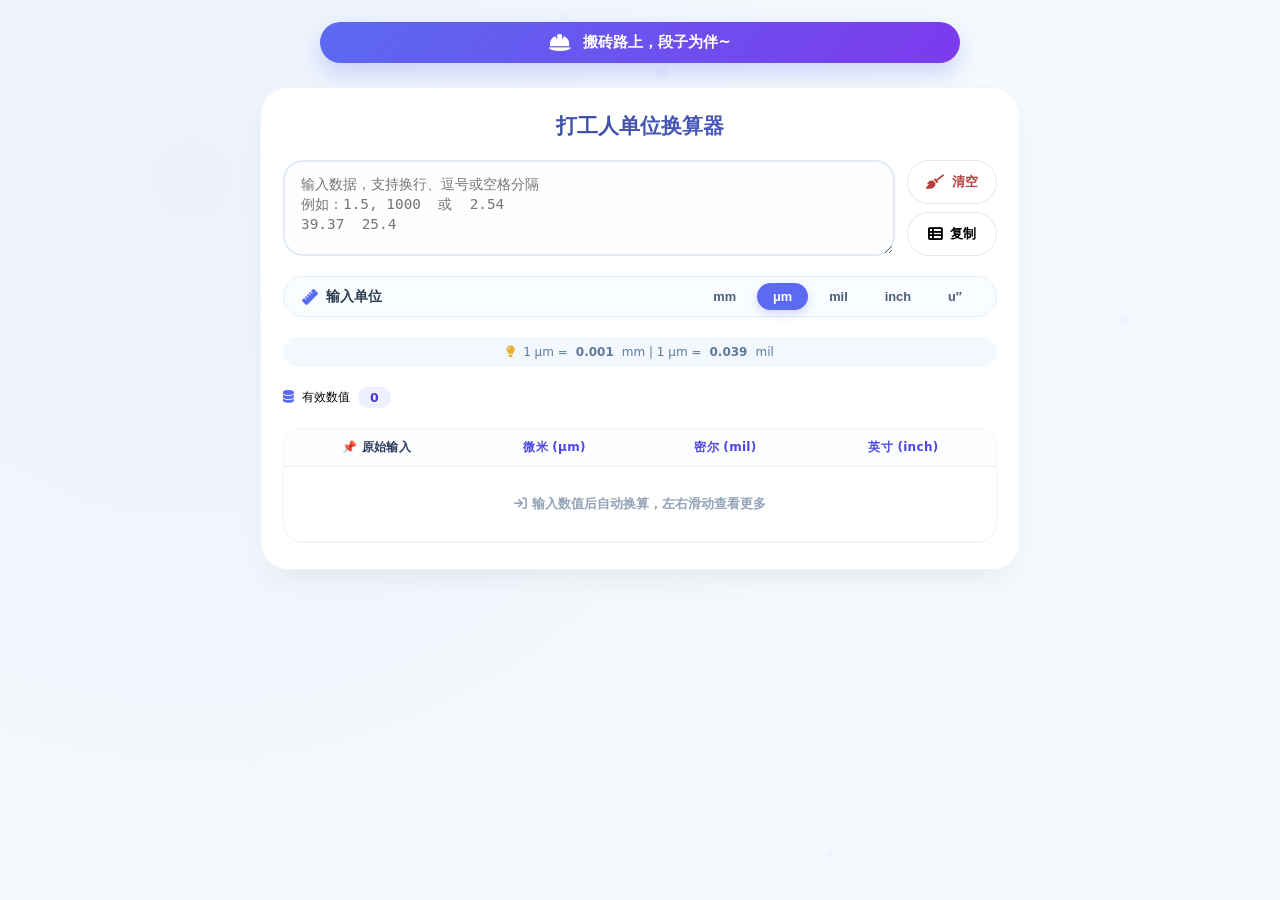
<file: Unit_Trans.html>
<!DOCTYPE html>
<html lang="zh">
<head>
  <meta charset="UTF-8">
  <meta name="viewport" content="width=device-width, initial-scale=1.0, maximum-scale=1.0, user-scalable=yes">
  <title>打工人单位换算器 · 固定首列 | 紧凑换算</title>
  <!-- Font Awesome 6 -->
  <link rel="stylesheet" href="https://cdnjs.cloudflare.com/ajax/libs/font-awesome/6.0.0-beta3/css/all.min.css">
  <style>
    :root {
      --bg: #f4f9fd;
      --card-bg: #ffffff;
      --text: #1e293b;
      --text-soft: #2c3e50;
      --primary: #5b6af0;
      --primary-soft: #edf1ff;
      --border: #e2edf7;
      --radius-card: 28px;
      --radius-unitbar: 32px;      /* 单位栏圆角适中 */
      --radius-sm: 18px;
    }

    * {
      box-sizing: border-box;
      margin: 0;
      padding: 0;
    }

    body {
      background: var(--bg);
      background-image: radial-gradient(circle at 15% 20%, rgba(91, 106, 240, 0.05) 0%, transparent 55%);
      font-family: 'Segoe UI', 'Inter', 'Microsoft YaHei', 'PingFang SC', system-ui, sans-serif;
      min-height: 100vh;
      display: flex;
      flex-direction: column;
      align-items: center;
      justify-content: flex-start;
      padding: 22px 16px;
    }

    /* 粒子背景（简化） */
    .particle {
      position: fixed;
      pointer-events: none;
      border-radius: 50%;
      opacity: 0.22;
      animation: float 9s infinite ease-in-out;
      z-index: 0;
    }
    @keyframes float {
      0%, 100% { transform: translateY(0) translateX(0); }
      25% { transform: translateY(-18px) translateX(12px); opacity: 0.32; }
      50% { transform: translateY(-6px) translateX(-10px); opacity: 0.18; }
      75% { transform: translateY(-22px) translateX(-12px); opacity: 0.28; }
    }

    /* slogan 胶囊 */
    .slogan {
      background: linear-gradient(125deg, #5b6af0, #7c3aed);
      color: white;
      padding: 10px 24px;
      border-radius: 80px;
      font-weight: 700;
      font-size: 0.95rem;
      box-shadow: 0 10px 22px rgba(91, 106, 240, 0.25);
      margin-bottom: 24px;
      max-width: 640px;
      width: 100%;
      cursor: pointer;
      transition: transform 0.2s;
      display: flex;
      align-items: center;
      justify-content: center;
      gap: 12px;
      z-index: 2;
    }
    .slogan:active { transform: scale(0.97); }
    .slogan i { font-size: 1.2rem; animation: gentleWave 1.8s infinite; }
    @keyframes gentleWave { 0%,100%{transform:translateY(0)} 50%{transform:translateY(-3px)} }

    /* 主卡片 */
    .container {
      max-width: 760px;
      width: 100%;
      background: var(--card-bg);
      border-radius: var(--radius-card);
      box-shadow: 0 16px 32px -12px rgba(0, 0, 0, 0.08);
      padding: 24px 22px 26px;
      border: 1px solid #eef2fa;
      display: flex;
      flex-direction: column;
      gap: 20px;
      z-index: 2;
    }

    .title {
      display: flex;
      align-items: center;
      justify-content: center;
      gap: 10px;
      font-weight: 800;
      font-size: 1.3rem;
      background: linear-gradient(135deg, #2d3e6e, #5b6af0);
      background-clip: text;
      -webkit-background-clip: text;
      color: transparent;
    }
    .title i { font-size: 1.5rem; color: #5b6af0; background: none; }

    /* 输入区 */
    .input-group {
      display: flex;
      flex-wrap: wrap;
      gap: 12px;
    }
    textarea {
      flex: 3 1 240px;
      min-height: 90px;
      border: 2px solid #e2ebf3;
      border-radius: 20px;
      padding: 12px 16px;
      font-size: 0.9rem;
      background: #fefeff;
      font-family: 'SF Mono', monospace;
      line-height: 1.4;
      transition: 0.2s;
    }
    textarea:focus {
      outline: none;
      border-color: #9fadff;
      box-shadow: 0 0 0 3px rgba(91,106,240,0.12);
    }

    .action-btns {
      display: flex;
      flex-direction: column;
      gap: 8px;
      flex-shrink: 0;
    }
    .action-btn {
      flex: 1;
      min-height: 44px;
      padding: 6px 18px;
      border-radius: 40px;
      border: 1.5px solid #e0eaf3;
      background: white;
      font-weight: 600;
      font-size: 0.8rem;
      cursor: pointer;
      transition: all 0.2s;
      display: flex;
      align-items: center;
      gap: 8px;
      justify-content: center;
    }
    .action-btn i { font-size: 0.9rem; }
    .action-btn:hover {
      background: #f0f3fe;
      border-color: #b7c2ff;
      color: #4f46e5;
      transform: translateY(-1px);
    }
    .action-btn.clear-btn { color: #b74141; }
    .action-btn.clear-btn:hover { background: #fff2f2; border-color: #ffbfbf; color: #dc2626; }

    /* 单位栏 —— 圆角从 60px 减小到 32px，更现代 */
    .unit-picker {
      display: flex;
      align-items: center;
      justify-content: space-between;
      gap: 14px;
      flex-wrap: wrap;
      background: #fafdff;
      border-radius: var(--radius-unitbar);
      padding: 6px 18px;
      border: 1px solid #e5eef8;
    }
    .unit-label {
      font-weight: 700;
      font-size: 0.85rem;
      color: #2c3e50;
      display: flex;
      align-items: center;
      gap: 8px;
    }
    .unit-label i { color: #5b6af0; font-size: 1rem; }
    .unit-selector { display: flex; gap: 5px; flex-wrap: wrap; }
    .unit-chip {
      border: none;
      background: transparent;
      padding: 6px 16px;
      border-radius: 32px;
      font-weight: 600;
      font-size: 0.8rem;
      color: #4b5c77;
      cursor: pointer;
      transition: 0.2s;
    }
    .unit-chip.active {
      background: #5b6af0;
      color: white;
      box-shadow: 0 4px 10px rgba(91,106,240,0.25);
    }
    .unit-chip:hover:not(.active) {
      background: #e9efff;
      color: #3b4bdf;
    }

    .hint {
      font-size: 0.75rem;
      color: #617a9c;
      padding: 8px 16px;
      background: #f2f8fe;
      border-radius: 28px;
      text-align: center;
      display: flex;
      align-items: center;
      justify-content: center;
      gap: 8px;
    }
    .hint i { color: #e6b12e; }

    .counter {
      font-size: 0.78rem;
      display: flex;
      align-items: center;
      gap: 8px;
    }
    .counter i { color: #5b6af0; }
    .counter .badge {
      background: #eef0ff;
      color: #4338ca;
      border-radius: 28px;
      padding: 3px 12px;
      font-weight: 800;
    }

    /* ========= 表格区域：原始输入固定，紧凑间距 ========= */
    .table-responsive {
      width: 100%;
      overflow-x: auto;
      border-radius: 20px;
      border: 1px solid #eef2fa;
      background: #fff;
      scroll-behavior: smooth;
      -webkit-overflow-scrolling: touch;
    }
    table {
      width: 100%;
      border-collapse: collapse;
      min-width: 500px;      /* 确保原始列 + 至少两个单位可见，其余滑动查看 */
      font-size: 0.82rem;
      table-layout: fixed;
    }
    /* 列宽分配：原始列稍宽，其他三列均匀 */
    th:nth-child(1), td:nth-child(1) { width: 26%; }
    th:nth-child(2), td:nth-child(2) { width: 24%; }
    th:nth-child(3), td:nth-child(3) { width: 24%; }
    th:nth-child(4), td:nth-child(4) { width: 26%; }

    th, td {
      padding: 10px 6px;      /* 收窄内边距，避免过宽 */
      text-align: center;
      border-bottom: 1px solid #f0f5fc;
      white-space: nowrap;
      transition: background 0.1s;
    }
    th {
      background: #fbfdff;
      font-weight: 700;
      color: #4f46e5;
      font-size: 0.75rem;
      letter-spacing: 0.3px;
      border-bottom: 1.5px solid #e6edf6;
    }
    /* ===== 固定原始输入列（sticky 生效关键）===== */
    th:first-child,
    td:first-child {
      position: sticky;
      left: 0;
      background-color: white;
      z-index: 10;
      box-shadow: 2px 0 8px rgba(0, 0, 0, 0.02), 1px 0 0 #e2eaf2;
      font-weight: 700;
      color: #2d3b5c;
    }
    th:first-child {
      background-color: #fbfdff;
      z-index: 11;
    }
    /* 悬停时固定列背景跟随 */
    tr:hover td:first-child {
      background-color: #f7faff;
    }
    tr:hover td {
      background-color: #fafcff;
    }
    /* 优化单元格文本溢出 */
    td:first-child strong {
      font-weight: 700;
      color: #4f46e5;
    }
    tr {
      cursor: pointer;
    }
    tr:active td {
      background-color: #eff2fd;
    }
    .empty-row td {
      white-space: normal;
      text-align: center;
      color: #94a3b8;
      padding: 28px;
    }
    .empty-row td:first-child {
      position: static;
      box-shadow: none;
      background: transparent;
    }

    /* toast 提示 */
    .toast {
      position: fixed;
      bottom: 24px;
      left: 50%;
      transform: translateX(-50%) translateY(120px);
      background: #1e293bdb;
      backdrop-filter: blur(12px);
      color: white;
      padding: 10px 24px;
      border-radius: 44px;
      font-weight: 600;
      font-size: 0.8rem;
      z-index: 200;
      transition: transform 0.25s cubic-bezier(0.2, 1.2, 0.4, 1);
      display: flex;
      align-items: center;
      gap: 8px;
      pointer-events: none;
    }
    .toast.show { transform: translateX(-50%) translateY(0); }

    @media (max-width: 600px) {
      .container { padding: 18px 14px; gap: 16px; }
      .title { font-size: 1.1rem; }
      .action-btns { flex-direction: row; }
      .action-btn { padding: 6px 12px; font-size: 0.75rem; }
      .unit-picker { border-radius: 28px; padding: 5px 14px; }
      .unit-chip { padding: 4px 12px; font-size: 0.75rem; }
      th, td { padding: 8px 4px; font-size: 0.72rem; }
      table { min-width: 460px; }
      th:nth-child(1), td:nth-child(1) { width: 28%; }
    }
    .table-responsive::-webkit-scrollbar { height: 4px; background: #eef2f8; border-radius: 10px; }
    .table-responsive::-webkit-scrollbar-thumb { background: #cbd9e6; border-radius: 10px; }
  </style>
</head>
<body>
  <!-- 粒子装饰 -->
  <script>
    for (let i=0; i<12; i++) {
      const p = document.createElement('div');
      p.className = 'particle';
      const s = 3 + Math.random() * 10;
      p.style.width = s + 'px';
      p.style.height = s + 'px';
      p.style.left = Math.random() * 96 + 'vw';
      p.style.top = Math.random() * 96 + 'vh';
      p.style.background = `rgba(${80+Math.random()*50}, ${100+Math.random()*30}, 240, 0.2)`;
      p.style.animationDelay = Math.random() * 7 + 's';
      document.body.appendChild(p);
    }
  </script>

  <div class="slogan" id="sloganBar">
    <i class="fas fa-hard-hat"></i>
    <span id="sloganText"></span>
  </div>

  <div class="container">
    <div class="title">
      <i class="fas fa-arrows-spin"></i>
      <span>打工人单位换算器</span>
      <i class="fas fa-chart-simple"></i>
    </div>

    <div class="input-group">
      <textarea id="batchInput" placeholder="输入数据，支持换行、逗号或空格分隔&#10;例如：1.5, 1000  或  2.54&#10;39.37  25.4"></textarea>
      <div class="action-btns">
        <button class="action-btn clear-btn" onclick="clearAll()"><i class="fas fa-broom"></i> 清空</button>
        <button class="action-btn copy-btn" onclick="copyResults()"><i class="fas fa-table-list"></i> 复制</button>
      </div>
    </div>

    <div class="unit-picker">
      <span class="unit-label"><i class="fas fa-ruler"></i> 输入单位</span>
      <div class="unit-selector" id="unitSelector">
        <button class="unit-chip" data-unit="mm">mm</button>
        <button class="unit-chip active" data-unit="um">μm</button>
        <button class="unit-chip" data-unit="mil">mil</button>
        <button class="unit-chip" data-unit="in">inch</button>
        <button class="unit-chip" data-unit="uin">u″</button>
      </div>
    </div>

    <div class="hint" id="hintBox">
      <i class="fas fa-lightbulb"></i> 1 μm = <strong>0.001</strong> mm  |  1 μm = <strong>0.039</strong> mil
    </div>

    <div class="counter">
      <i class="fas fa-database"></i> 有效数值 <span class="badge" id="countBadge">0</span>
    </div>

    <div class="table-responsive">
      <table>
        <thead>
          <tr><th>📌 原始输入</th><th>微米 (μm)</th><th>密尔 (mil)</th><th>英寸 (inch)</th></tr>
        </thead>
        <tbody id="resultBody">
          <tr class="empty-row"><td colspan="4"><i class="fas fa-hand-peace"></i> 输入数据后自动换算，左右滑动查看全部单位</td></tr>
        </tbody>
      </table>
    </div>
  </div>

  <div class="toast" id="toast"><i class="fas fa-circle-check"></i> <span></span></div>

  <script>
    // slogan 打工魂库
    const slogans = [
      "打工人，打工魂，打工都是人上人！",
      "钱包瘦了，梦想可不能瘦！",
      "搬砖路上，段子为伴~",
      "腰酸背痛程序员，梦里工资乘以ten。",
      "上班一时爽，一直上班一直爽。",
      "加班使我快乐？我没说过！",
      "卷生卷死，摸鱼偷闲。",
      "生活不止眼前的KPI，还有远方的年终奖。",
      "摸鱼是门艺术，我在修炼中。",
      "密尔微米一手抓，打工致富笑哈哈"
    ];
    const sloganText = document.getElementById('sloganText');
    sloganText.textContent = slogans[Math.floor(Math.random() * slogans.length)];
    document.getElementById('sloganBar').addEventListener('click', () => {
      sloganText.textContent = slogans[Math.floor(Math.random() * slogans.length)];
    });

    // 单位换算核心 (基准:mm)
    const unitToMM = {
      mm:  v => v,
      um:  v => v / 1000,
      mil: v => v / 39.370078740157,
      in:  v => v / 0.039370078740157,
      uin: v => v / 39370.078740157,
    };
    const unitNames = { mm:'mm', um:'μm', mil:'mil', in:'inch', uin:'u″' };

    let currentUnit = 'um';

    document.getElementById('unitSelector').addEventListener('click', (e) => {
      if (e.target.classList.contains('unit-chip')) {
        const unit = e.target.dataset.unit;
        if (unit && unit !== currentUnit) {
          document.querySelectorAll('.unit-chip').forEach(ch => ch.classList.remove('active'));
          e.target.classList.add('active');
          currentUnit = unit;
          updateHint();
          convert();
        }
      }
    });

    function updateHint() {
      const hint = document.getElementById('hintBox');
      const icon = '<i class="fas fa-lightbulb"></i> ';
      if (currentUnit === 'um') hint.innerHTML = icon + '1 μm = <strong>0.001</strong> mm  |  1 μm = <strong>0.039</strong> mil';
      else if (currentUnit === 'mil') hint.innerHTML = icon + '1 mil = <strong>25.4</strong> μm  |  1 mil = <strong>0.001</strong> inch';
      else if (currentUnit === 'mm') hint.innerHTML = icon + '1 mm = <strong>1000</strong> μm  |  1 mm = <strong>39.37</strong> mil';
      else if (currentUnit === 'in') hint.innerHTML = icon + '1 inch = <strong>25400</strong> μm  |  1 inch = <strong>1000</strong> mil';
      else hint.innerHTML = icon + '1 u″ = <strong>0.0254</strong> μm  |  1 u″ = <strong>0.001</strong> mil';
    }

    function fmt(n) {
      if (!isFinite(n)) return '—';
      if (Math.abs(n) < 1e-9 && n !== 0) return n.toExponential(6);
      let s = n.toFixed(7).replace(/\.?0+$/, '');
      if (s.length > 14) return n.toExponential(6);
      return s;
    }

    function escapeHtml(str) {
      const div = document.createElement('div');
      div.textContent = str;
      return div.innerHTML;
    }

    function convert() {
      const raw = document.getElementById('batchInput').value;
      if (!raw.trim()) {
        document.getElementById('countBadge').textContent = '0';
        document.
getElementById('resultBody').innerHTML = '<tr class="empty-row"><td colspan="4"><i class="fas fa-arrow-right-to-bracket"></i> 输入数值后自动换算，左右滑动查看更多</td></tr>';
        return;
      }
      const tokens = [];
      raw.split(/[\n;]/).forEach(line => {
        line.split(/[\s,，]+/).forEach(cell => {
          const t = cell.trim();
          if (t) tokens.push(t);
        });
      });
      const validCount = tokens.filter(t => !isNaN(parseFloat(t))).length;
      document.getElementById('countBadge').textContent = validCount;
      
      const tbody = document.getElementById('resultBody');
      let html = '';
      const toMM = unitToMM[currentUnit];
      const unitLabel = unitNames[currentUnit];

      for (const token of tokens) {
        const val = parseFloat(token);
        if (isNaN(val)) {
          html += `<tr onclick="copyRow(this)">
            <td style="color:#e05a5a;"><i class="fas fa-exclamation-triangle"></i> ${escapeHtml(token)}</td>
            <td colspan="3" style="color:#bf6f6f;">无效数字</td>
          </tr>`;
          continue;
        }
        const mm = toMM(val);
        const um = mm * 1000;
        const mil = mm * 39.370078740157;
        const inch = mm * 0.039370078740157;
        html += `<tr onclick="copyRow(this)" title="点击复制原始值">
          <td><strong>${fmt(val)} ${unitLabel}</strong></td>
          <td>${fmt(um)}</td>
          <td>${fmt(mil)}</td>
          <td>${fmt(inch)}</td>
        </tr>`;
      }
      tbody.innerHTML = html;
    }

    function copyRow(tr) {
      const firstCell = tr.querySelector('td:first-child');
      if (!firstCell) return;
      let copyText = firstCell.innerText.trim();
      if (copyText.includes('无效数字') || copyText.includes('⚠️')) return;
      copyToClipboard(copyText, `📋 已复制：${copyText}`);
    }

    function copyResults() {
      const rows = document.querySelectorAll('#resultBody tr:not(.empty-row)');
      if (rows.length === 0 || (rows.length === 1 && rows[0].innerText.includes('输入数值'))) {
        showToast('⚠️ 暂无换算数据', 'fa-exclamation-circle');
        return;
      }
      let allText = '原始输入\t微米(μm)\t密尔(mil)\t英寸(inch)\n';
      let hasValid = false;
      rows.forEach(row => {
        const cells = row.querySelectorAll('td');
        if (cells.length >= 4 && !cells[1]?.innerText.includes('无效')) {
          const rowData = Array.from(cells).map(cell => cell.innerText.trim()).join('\t');
          allText += rowData + '\n';
          hasValid = true;
        }
      });
      if (!hasValid) {
        showToast('❌ 没有有效数据行', 'fa-ban');
        return;
      }
      copyToClipboard(allText.trim(), '✅ 已复制全部结果 (含表头)');
    }

    function copyToClipboard(text, msg) {
      if (navigator.clipboard) {
        navigator.clipboard.writeText(text).then(() => showToast(msg, 'fa-copy')).catch(() => fallbackCopy(text, msg));
      } else {
        fallbackCopy(text, msg);
      }
    }
    function fallbackCopy(text, msg) {
      const ta = document.createElement('textarea');
      ta.value = text;
      ta.style.position = 'fixed';
      ta.style.left = '-9999px';
      document.body.appendChild(ta);
      ta.select();
      try { document.execCommand('copy'); showToast(msg, 'fa-check'); } catch(e) { showToast('❌ 复制失败', 'fa-times'); }
      document.body.removeChild(ta);
    }

    function showToast(msg, icon = 'fa-circle-info') {
      const toast = document.getElementById('toast');
      const iconEl = toast.querySelector('i');
      const spanEl = toast.querySelector('span');
      if (iconEl) iconEl.className = `fas ${icon}`;
      if (spanEl) spanEl.innerText = msg;
      toast.classList.add('show');
      clearTimeout(window.toastTimer);
      window.toastTimer = setTimeout(() => toast.classList.remove('show'), 2000);
    }

    function clearAll() {
      document.getElementById('batchInput').value = '';
      convert();
      showToast('🧹 已清空输入', 'fa-brush');
    }

    document.addEventListener('keydown', (e) => {
      if (e.ctrlKey && e.key === 'Enter') { e.preventDefault(); copyResults(); }
      if (e.key === 'Escape' && document.activeElement === document.getElementById('batchInput')) clearAll();
    });

    updateHint();
    convert();
  </script>
</body>
</html>
</file>
